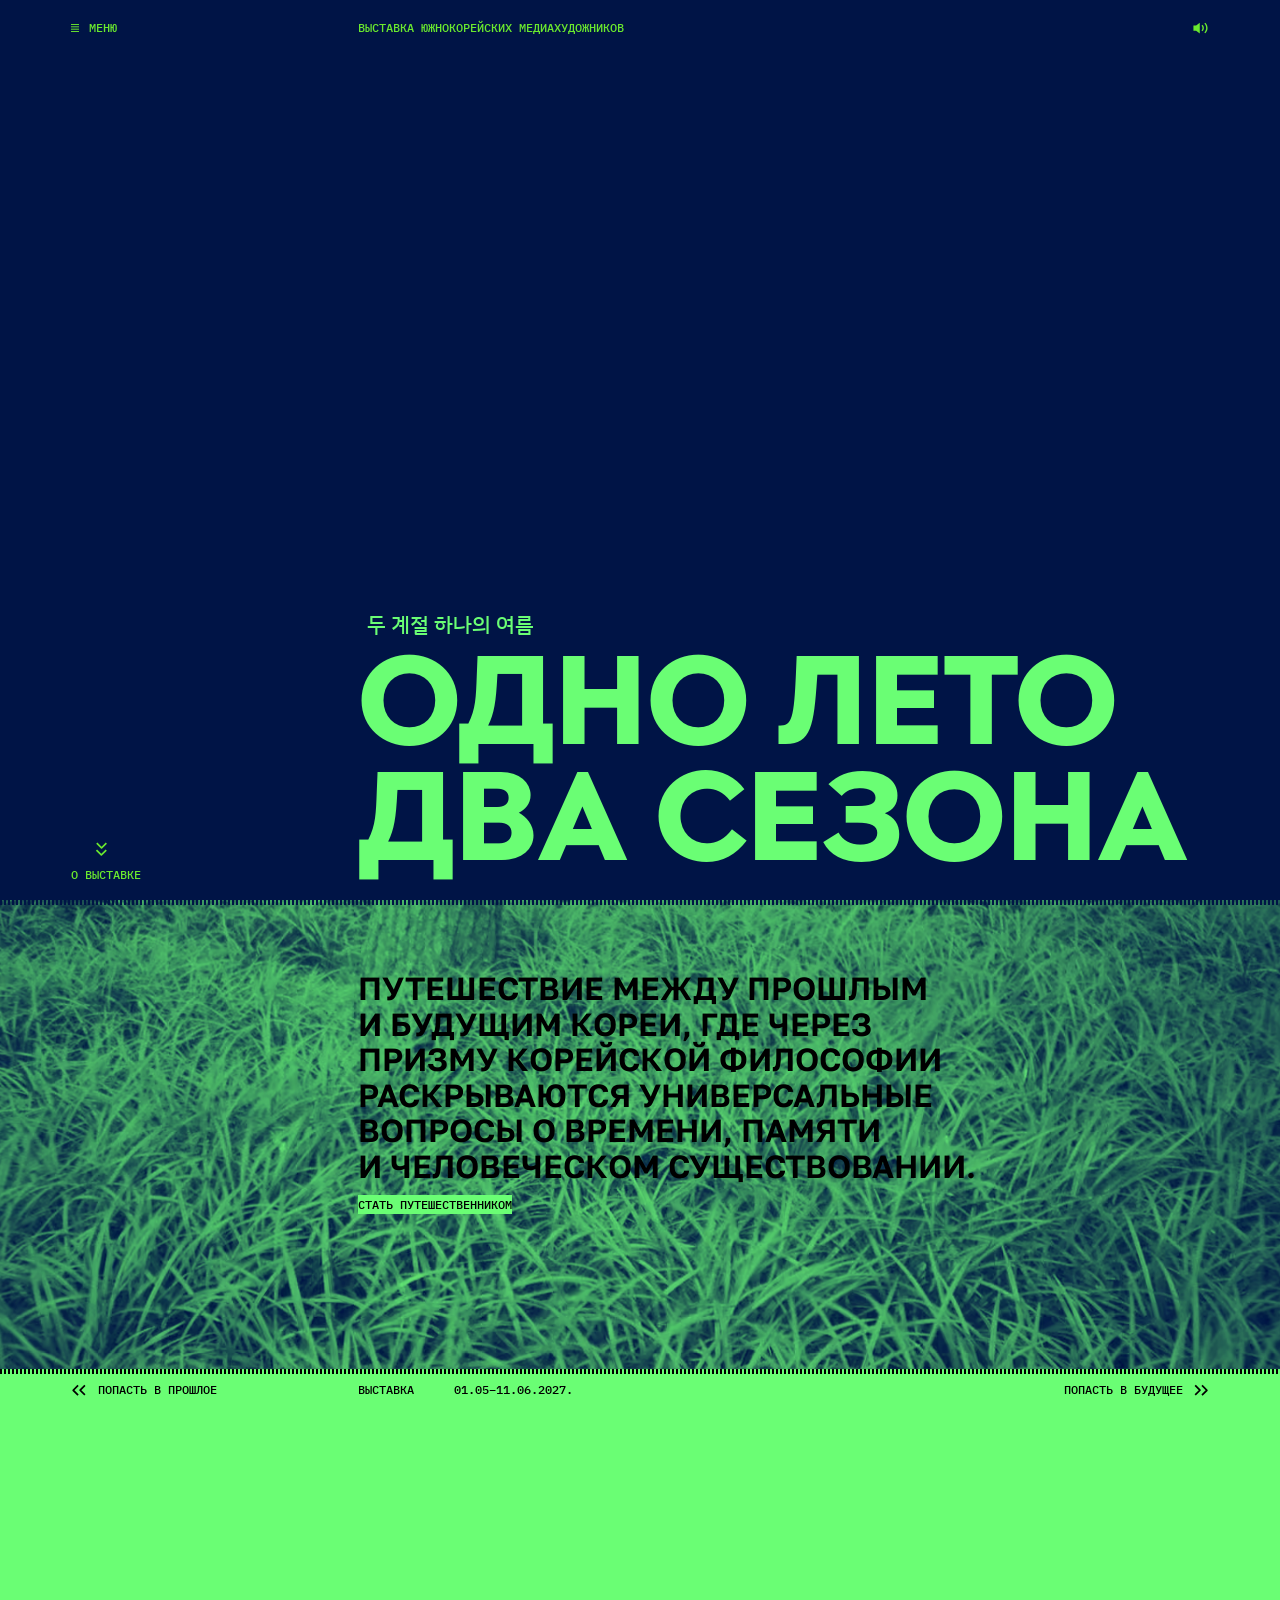
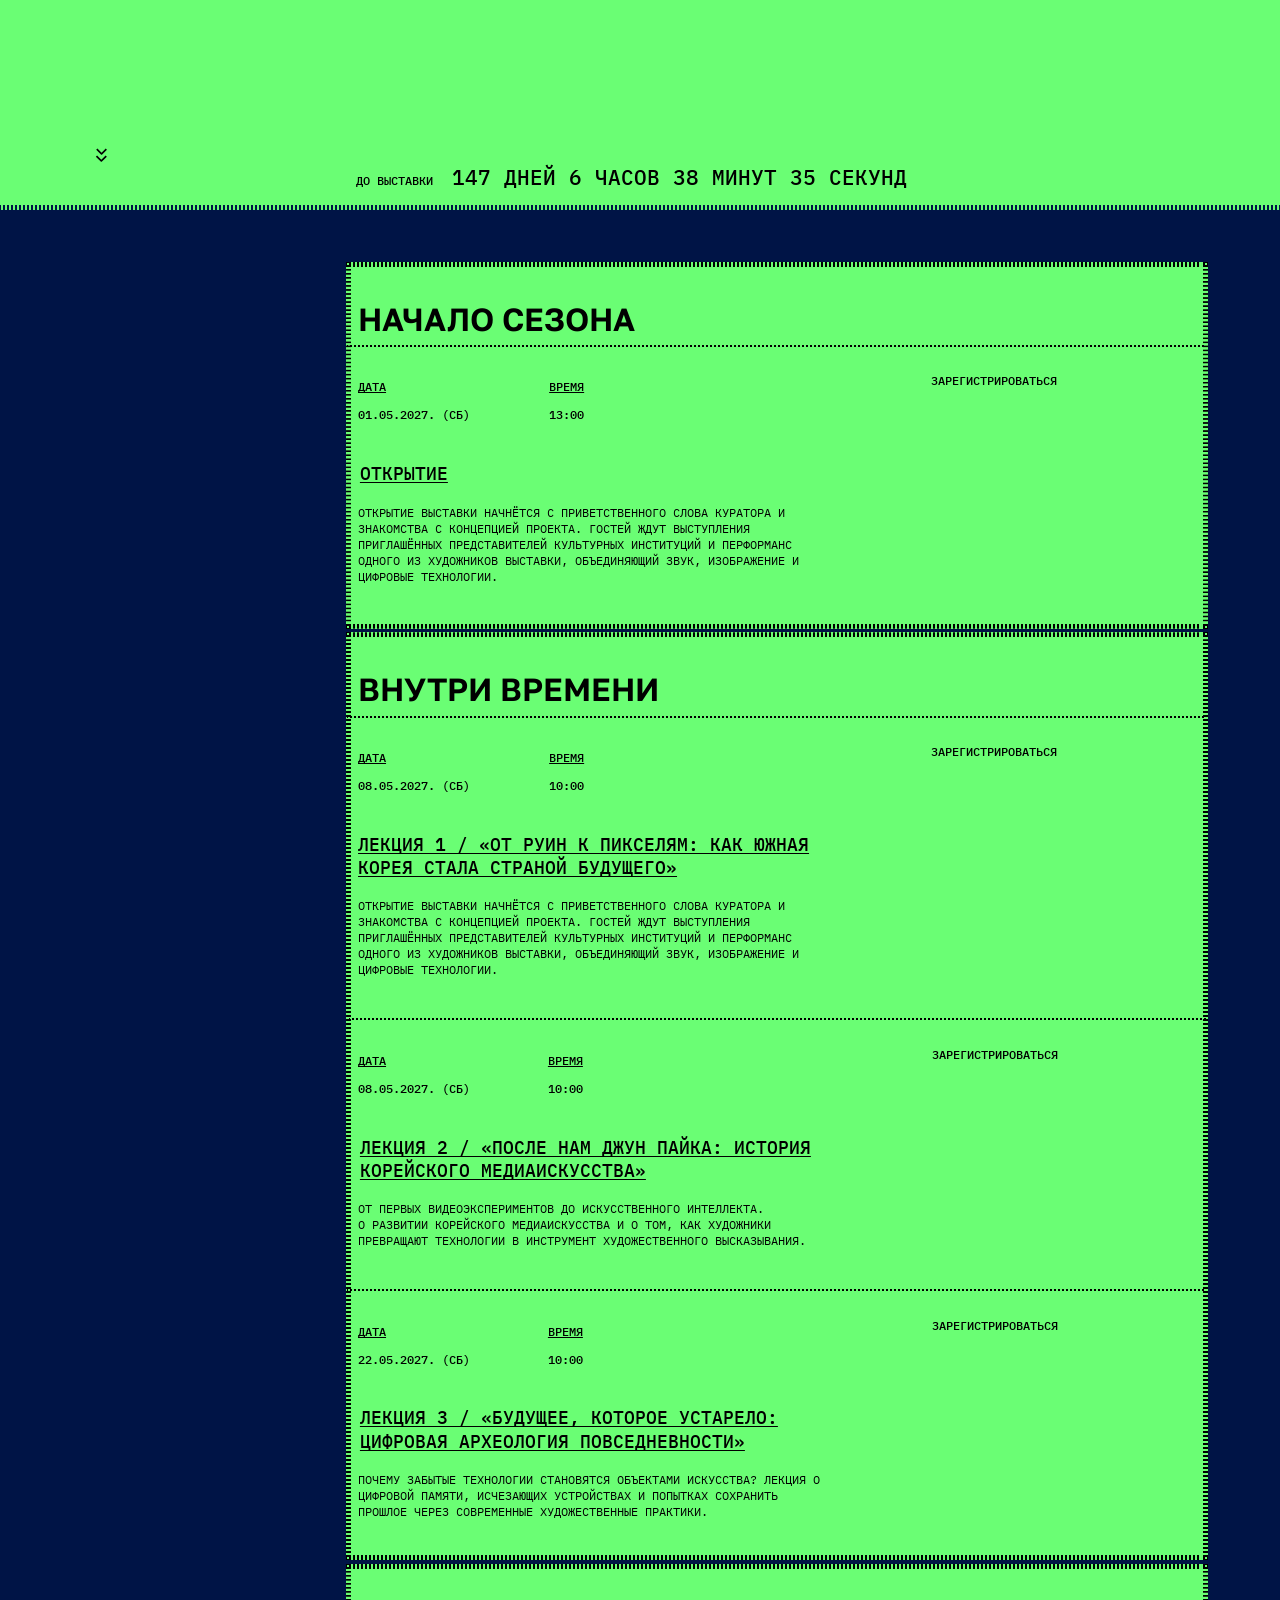
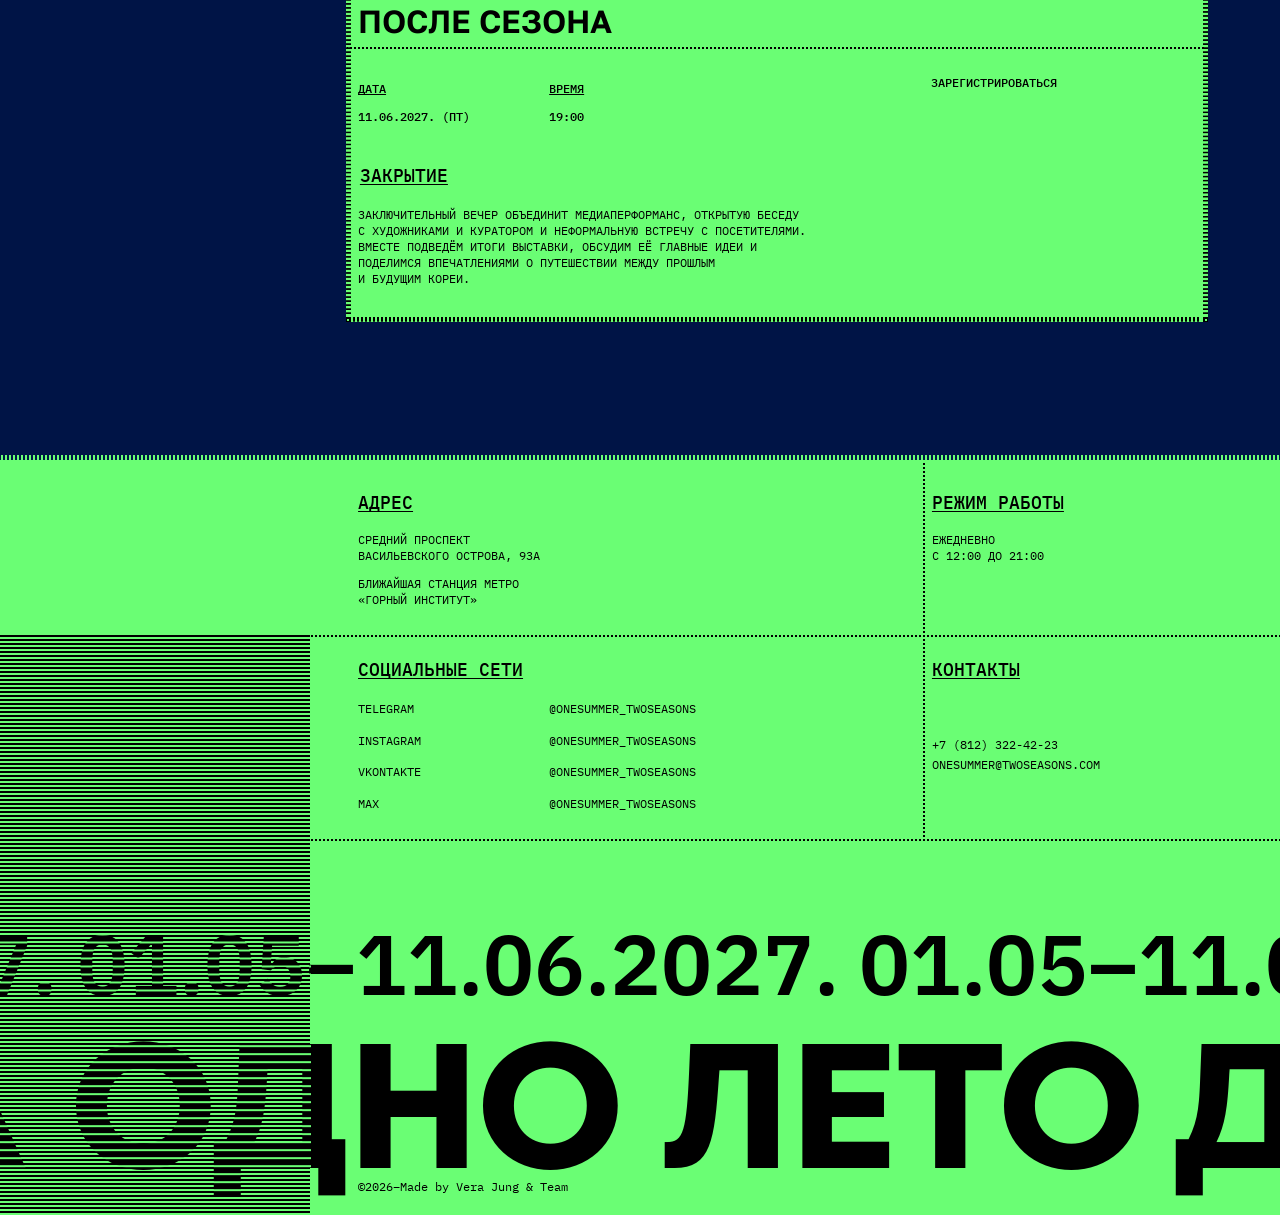
<file: index.html>
<!DOCTYPE html><html lang="ru" data-seam-zone="home"><head><meta charset="utf-8"><meta name="viewport" content="width=device-width, initial-scale=1, viewport-fit=cover"><title>Южная Корея: одно лето, два сезона</title><meta name="description" content="Выставка южнокорейских медиахудожников"><meta name="robots" content="noindex, nofollow"><!-- Превью ссылки (Telegram, WhatsApp, VK): главная после первого свайпа: синий экран с названием и трава с текстом о выставке.
         public/og.jpg снят со сборки: scripts/og-shot.mjs, окно 1200 × 630, ×2, прокрутка 318. --><meta property="og:type" content="website"><meta property="og:site_name" content="Южная Корея: одно лето, два сезона"><meta property="og:title" content="Южная Корея: одно лето, два сезона"><meta property="og:description" content="Выставка южнокорейских медиахудожников"><meta property="og:url" content="https://onesummertwoseasons.com/"><meta property="og:image" content="https://onesummertwoseasons.com/og.jpg"><meta property="og:image:width" content="1200"><meta property="og:image:height" content="630"><meta property="og:image:alt" content="«Одно лето, два сезона» на синем, ниже трава и текст о выставке"><meta property="og:locale" content="ru_RU"><meta name="twitter:card" content="summary_large_image"><meta name="theme-color" content="#001446"><!-- Иконка — цикада с курсора (scripts/favicon.ts): SVG там, где умеют; ICO — Safari и старым; 180 px — iPhone. --><link rel="icon" href="/favicon.ico" sizes="32x32"><link rel="icon" type="image/svg+xml" href="/favicon.svg"><link rel="apple-touch-icon" href="/apple-touch-icon.png"><link rel="preload" href="/_astro/gearz-700.CaReemaM.woff2" as="font" type="font/woff2" crossorigin><link rel="preload" href="/_astro/ibm-plex-mono-500.CHUWY8Q9.woff2" as="font" type="font/woff2" crossorigin><!-- Масштаб страницы на телефоне, окно Chrome на iPad после поворота и режим звука — до первого кадра. --><script>
  (() => {
    const root = document.documentElement;
    const phone = matchMedia('(hover: none) and (pointer: coarse)').matches && Math.min(screen.width, screen.height) < 600;
    const apply = () => {
      if (!phone) return;
      const landscape = matchMedia('(orientation: landscape)').matches;
      const width = landscape ? Math.max(screen.width, screen.height) : Math.min(screen.width, screen.height);
      const zoom = width / root.clientWidth;
      // И уменьшение; но только пока окно по ту же сторону от 768, что при 100 %, — иначе раскладка сменилась бы
      // (телефон ↔ планшет: Safari 50 % на 393 — окно 786; телефон боком при 125 % — 682 вместо 852).
      const same = width < 768 === root.clientWidth < 768;
      const on = same && Math.abs(zoom - 1) > 0.02 && zoom > 0.25 && zoom < 4;
      root.style.setProperty('--iz', on ? String(1 / zoom) : '1');
      root.toggleAttribute('data-zoom', on);
      root.toggleAttribute('data-w-narrow', on && width < 392);
      root.toggleAttribute('data-w-wide', on && width >= 424);
    };
    apply();
    addEventListener('resize', apply);
    document.addEventListener('astro:after-swap', apply);
  })();
</script><script>
  (() => {
    if (!/\bCriOS\//.test(navigator.userAgent)) return;
    const root = document.documentElement;
    const BASE = 'width=device-width, initial-scale=1, viewport-fit=cover';
    let forced = 0; // ширина окна числом; 0 — как в Base.astro
    let forcedH = 0;
    const landscape = () =>
      screen.orientation ? screen.orientation.type.startsWith('landscape') : Math.abs(Number(window.orientation) || 0) === 90;
    const apply = () => {
      const meta = document.querySelector('meta[name="viewport"]');
      if (!meta) return;
      const long = Math.max(screen.width, screen.height);
      const short = Math.min(screen.width, screen.height);
      const want = landscape() ? long : short;
      const stuck = Math.abs(root.clientWidth - (want === long ? short : long)) <= 2 && Math.abs(root.clientHeight - innerHeight) > 120;
      if (forced && Math.abs(forced - want) > 2) forced = 0; // повернули обратно
      if (!forced && stuck) {
        forced = want;
        forcedH = Math.round(innerHeight);
      }
      // height — чтобы окно не вышло «портретным» (без него 1180 × 1499, и правила (orientation: portrait) сработали бы).
      const content = forced ? `width=${forced}, height=${forcedH}, initial-scale=1, viewport-fit=cover` : BASE;
      if (meta.content !== content) meta.content = content;
      if (forced) {
        // Увеличено пальцами — видимая высота меньше; страницу под неё не пересчитываем.
        if (Math.abs((window.visualViewport?.scale ?? 1) - 1) < 0.01) root.style.setProperty('--vp-h', `${Math.round(innerHeight)}px`);
        root.setAttribute('data-vp-fix', '');
      } else {
        root.removeAttribute('data-vp-fix');
        root.style.removeProperty('--vp-h');
      }
    };
    apply();
    addEventListener('resize', apply);
    addEventListener('orientationchange', apply);
    screen.orientation?.addEventListener('change', apply);
    window.visualViewport?.addEventListener('resize', apply);
    document.addEventListener('astro:after-swap', apply);
  })();
</script><script>
  try {
    // До 30.10 выбор помнился насовсем (localStorage) — старое «выкл» больше не действует.
    localStorage.removeItem('sound');
    document.documentElement.dataset.sound = sessionStorage.getItem('sound') === 'off' ? 'off' : 'on';
  } catch {
    document.documentElement.dataset.sound = 'on';
  }
</script><!-- «Назад» внутри страницы — раньше роутера. --><script>
  addEventListener('popstate', (e) => {
    if (window.__samePageTraverse?.(e)) e.stopImmediatePropagation();
  });
</script><meta name="astro-view-transitions-enabled" content="true"><meta name="astro-view-transitions-fallback" content="animate"><script type="module" src="/_astro/ClientRouter.astro_astro_type_script_index_0_lang.CKq7OsbX.js"></script><link rel="stylesheet" href="/_astro/Base.Du0bXrSO.css"><style>.label-layer{pointer-events:none;position:absolute;inset-block-start:0;inset-inline:0}.label-track{flex-direction:column;justify-content:flex-end;display:flex;position:absolute}.label-track>.label-body{pointer-events:auto;flex:none;align-self:flex-start;position:sticky;inset-block-end:var(--label-anchor)}.label-layer .label-body{z-index:40}[data-riding]>.label-body{opacity:0;pointer-events:none}[data-riding]>.label-body:focus-visible{opacity:1}@supports (animation-timeline:scroll()){.label-track[data-flip]{--flip-to:calc(var(--track-end) - var(--screen) + var(--label-anchor));--flip-from:calc(var(--flip-to) - .15 * var(--screen))}.label-track[data-flip]>.label-body,.label-track[data-flip] .arrows{animation-timing-function:linear;animation-fill-mode:both;animation-timeline:--page;animation-range:var(--flip-from) var(--flip-to)}.label-track[data-flip] .arrows{animation-name:arrows-up}@media (prefers-reduced-motion:reduce){.label-track[data-flip] .arrows{animation-timing-function:steps(2,jump-none)}}.label-track[data-pin]>.label-body{animation-name:label-pin,label-push,label-release;animation-range:var(--pin-near) var(--pin-release), var(--pin-far) var(--pin-near), var(--pin-release) calc(var(--pin-release) + var(--pin-fade));transform:translateY(calc(var(--pin-push) * var(--menu-open)));transition:--menu-open var(--dur-slow) var(--ease-out) calc(2 * var(--stagger) + var(--dur-slow))}:root:has(.menu[data-open]) .label-track[data-pin]>.label-body{--menu-open:1;transition-delay:0s}.label-track[data-pin]{--band-grow:calc(var(--hs-h,0px) - var(--hg-h,0px) - 20 * var(--u))}}:root:has(.label-band) .hb-zone:not(.label-band){visibility:hidden}.label-track[data-to=about]>.label-body{transform:translateY(calc(var(--push-by,0px) * var(--menu-open)));transition:--menu-open var(--dur-slow) var(--ease-out) calc(2 * var(--stagger) + var(--dur-slow))}:root:has(.menu[data-open]) .label-track[data-to=about][data-push]>.label-body{--menu-open:1;transition-delay:0s}@supports (animation-timeline:view()){.label-track[data-to=about]>.label-body{animation-name:label-under-header;animation-timing-function:linear;animation-fill-mode:both;animation-timeline:view(block calc(56 * var(--u)) 0px);animation-range:exit}}@media (width<48rem){@supports (animation-timeline:view()){.section-label>.label-body{animation-name:label-under-header;animation-timing-function:linear;animation-fill-mode:both;animation-timeline:view(block var(--header-h,0px) 0px);animation-range:exit}}}@keyframes label-under-header{to{opacity:0}}@property --pin-push{syntax:"<length>";inherits:false;initial-value:0}@property --menu-open{syntax:"<number>";inherits:false;initial-value:0}@keyframes label-pin{to{translate:0 calc(var(--pin-release) - var(--pin-near))}}@keyframes label-release{to{opacity:0;visibility:hidden}}@keyframes label-push{to{--pin-push:var(--pin-by)}}.hero[data-astro-cid-i3irphx7]{padding-block-start:calc(var(--spacing-edge) + 4rem)}@media (width<48rem){h1[data-astro-cid-i3irphx7]{font-size:min(var(--text-hero), (100vw - 2 * var(--spacing-margin)) / 6.65)}}.about[data-astro-cid-j4y4sje3]{min-block-size:var(--seam-photo,calc(528.02 * max(var(--u), 1024px / 1440 * var(--iz,1))))}.about-photo[data-astro-cid-j4y4sje3]{inset-block:0;inset-inline:calc(-162.18 * max(var(--u), 1024px / 1440 * var(--iz,1))) calc(-47.87 * max(var(--u), 1024px / 1440 * var(--iz,1)));background-position:50%;background-size:cover}@media (width<48rem){.about-text[data-astro-cid-j4y4sje3]{font-size:var(--text-prose);line-height:var(--text-lead--line-height)}.about-frame[data-astro-cid-j4y4sje3]{padding-block-start:calc(2 * var(--spacing-edge) + max(0px, var(--header-h,0px) - max(calc(20 * var(--u)), env(safe-area-inset-top)) - var(--text-meta) * var(--text-meta--line-height)))}}@media (48rem<=width<64rem) and (height>=37.5rem){.about-text[data-astro-cid-j4y4sje3]{font-size:calc(((100vw - 2 * var(--spacing-margin) - 7 * var(--spacing-gutter)) * 6 / 8 + 5 * var(--spacing-gutter)) * 36 / 743)}}.about-photo[data-astro-cid-j4y4sje3] .about-img{object-position:50% 50%}.crossroads[data-astro-cid-ajnajzuz]{padding-block:calc(11.66 * var(--u)) calc(23.56 * var(--u))}@media (width<48rem){.crossroads[data-astro-cid-ajnajzuz]{overflow-x:clip}}@media (width>=64rem){.crossroads[data-astro-cid-ajnajzuz]{min-block-size:max(calc(291.61 * var(--u)), calc(var(--screen) + 2 * var(--line-bold) - 528.05 * var(--u)))}}@media (width<48rem){.crossroads[data-astro-cid-ajnajzuz]>.frame[data-astro-cid-ajnajzuz]:last-of-type{position:sticky;inset-block-end:calc(23.56 * var(--u))}.crossroads[data-astro-cid-ajnajzuz][data-tall]>.frame[data-astro-cid-ajnajzuz]:last-of-type{position:static}.crossroads[data-astro-cid-ajnajzuz]>.frame[data-astro-cid-ajnajzuz]:has(>[data-seam-link]){flex-wrap:wrap;display:flex}.crossroads[data-astro-cid-ajnajzuz]>.frame[data-astro-cid-ajnajzuz]:has(>[data-seam-link])>[data-astro-cid-ajnajzuz][data-seam-link=future]{margin-inline-start:auto}.crossroads[data-astro-cid-ajnajzuz]>.frame[data-astro-cid-ajnajzuz]:has(>[data-seam-link])>.pair[data-astro-cid-ajnajzuz]{flex-basis:100%}}@media (width<64rem){.crossroads[data-astro-cid-ajnajzuz]{padding-block-start:calc(var(--line-bold) + 6.66 * var(--u))}}@media (hover:hover) and (pointer:fine){.crossroads[data-astro-cid-ajnajzuz]>.frame[data-astro-cid-ajnajzuz]:last-of-type{position:static}}.pair[data-astro-cid-ajnajzuz]{display:flex}.pair[data-astro-cid-ajnajzuz]>[data-astro-cid-ajnajzuz]:first-child{min-inline-size:calc((100% + var(--spacing-gutter)) / var(--n));flex:none;padding-inline-end:var(--spacing-gutter)}.pair[data-astro-cid-ajnajzuz].trim>[data-astro-cid-ajnajzuz]{text-box:trim-both cap alphabetic}.timer[data-astro-cid-ajnajzuz]{align-items:last baseline}@media (width>=64rem){.timer[data-astro-cid-ajnajzuz]{margin-inline-start:calc(-2.1 * var(--u))}}@media (width<48rem){.pair[data-astro-cid-ajnajzuz]{flex-direction:column}.pair[data-astro-cid-ajnajzuz].trim{row-gap:calc(1lh - 1cap)}.timer[data-astro-cid-ajnajzuz]{align-items:flex-start}.timer[data-astro-cid-ajnajzuz]>[data-astro-cid-ajnajzuz][data-countdown-value]{line-height:var(--text-meta--line-height);text-wrap:wrap;max-inline-size:20ch}}.hb-zone[data-astro-cid-43oiupev]{display:none}@media (width<64rem){html[data-menu-ghost] .hb-zone[data-astro-cid-43oiupev]{z-index:1;clip-path:inset(0);pointer-events:none;--hb-fill:var(--color-summer);display:block;position:absolute;inset:0}html[data-menu-ghost] .hb-zone[data-astro-cid-43oiupev][data-card]{z-index:2;inset:auto}html[data-menu-ghost] .hb-zone[data-astro-cid-43oiupev][data-fill=night]{--hb-fill:var(--color-night)}i[data-astro-cid-43oiupev]{inline-size:100%;transition:transform var(--dur-slow) var(--ease-in-out) calc(2 * var(--stagger) + var(--dur-base));display:block;position:fixed;top:0;left:0}html:has([data-menu][data-open]) i[data-astro-cid-43oiupev]{transition-timing-function:var(--ease-out);transition-delay:0s}.hb-ghost[data-astro-cid-43oiupev]{block-size:var(--hs-h);background:var(--color-night);transform:translateY(calc(var(--hg-h) + 20 * var(--u) - var(--hs-h)))}html:has([data-menu][data-open]) .hb-ghost[data-astro-cid-43oiupev]{transform:none}}@media (prefers-reduced-motion:reduce){i[data-astro-cid-43oiupev]{transition-duration:0s!important}}.program[data-astro-cid-hmhhcpao]{padding-block:calc(58.37 * var(--u)) calc(101.29 * var(--u))}@media (width<48rem){.program[data-astro-cid-hmhhcpao]{padding-block:max(calc(58.37 * var(--u)), calc(var(--header-h,0px) + var(--spacing-edge))) var(--spacing-edge)}.program[data-astro-cid-hmhhcpao] .section-label{--label-gap:calc(var(--spacing-edge-lg) + 101.29 * var(--u) - var(--spacing-edge));min-block-size:calc(var(--screen) - var(--visit-h,var(--screen)) - var(--label-gap) - var(--spacing-edge) + 1px);flex-direction:column;justify-content:flex-end;margin-block-start:var(--label-gap);display:flex}}.card[data-astro-cid-hmhhcpao]{--cols:4;--bleed:calc(var(--line-bold) + max(7px, 7.27 * var(--u)));grid-template-columns:repeat(var(--cols), minmax(0, 1fr));column-gap:var(--spacing-gutter);margin-inline:calc(-1 * var(--bleed));padding-inline:var(--bleed);padding-block-start:calc(45.16 * var(--u))}@media (width<48rem){.card[data-astro-cid-hmhhcpao]{--u:calc(var(--text-title) / 20);--shift:calc(1.5 * var(--spacing-gutter));padding-inline-start:calc(var(--bleed) + var(--shift));container-type:inline-size}}@container (width<14.1em){.event[data-astro-cid-hmhhcpao]>dl[data-astro-cid-hmhhcpao]>div[data-astro-cid-hmhhcpao]:last-child{grid-column:1/-1;margin-block-start:2em}}@media (width>=48rem){.card[data-astro-cid-hmhhcpao]{--cols:6;margin-inline-end:0;padding-inline-end:0}}@media (width>=64rem){.card[data-astro-cid-hmhhcpao]{--cols:9}}.card-rule[data-astro-cid-hmhhcpao]{margin-inline:calc(-1 * var(--bleed));margin-block-start:calc(8.53 * var(--u))}@media (width<48rem){.card-rule[data-astro-cid-hmhhcpao]{margin-inline-start:calc(-1 * (var(--bleed) + var(--shift)))}}@media (width>=48rem){.card-rule[data-astro-cid-hmhhcpao]{margin-inline-end:0}}.event[data-astro-cid-hmhhcpao]{padding-block:calc(36.3 * var(--u)) calc(45.1 * var(--u))}.card-rule[data-astro-cid-hmhhcpao]{background-image:repeating-linear-gradient(to right, var(--dash-color,currentColor) 0 calc(var(--dash) / 2), transparent 0 calc(1.5 * var(--dash)), var(--dash-color,currentColor) 0 calc(2 * var(--dash)))}.card-rule[data-astro-cid-hmhhcpao]:before{content:none}.event[data-astro-cid-hmhhcpao]+.card-rule[data-astro-cid-hmhhcpao]{margin-block-start:0}@media (width>=64rem){.card[data-astro-cid-hmhhcpao]:first-child>.event[data-astro-cid-hmhhcpao]:last-child{padding-block-end:calc(49.5 * var(--u))}.card[data-astro-cid-hmhhcpao]:nth-child(3)>.event[data-astro-cid-hmhhcpao]:last-child{padding-block-end:calc(39.4 * var(--u))}.card-rule[data-astro-cid-hmhhcpao]{margin-inline:calc(1px - var(--bleed)) 2px}.card[data-astro-cid-hmhhcpao]{margin-inline-end:calc(1 * var(--u))}.card[data-astro-cid-hmhhcpao]:first-child .event-title[data-astro-cid-hmhhcpao],.card[data-astro-cid-hmhhcpao]:nth-child(3) .event-title[data-astro-cid-hmhhcpao],.card[data-astro-cid-hmhhcpao]:nth-child(2)>[data-astro-cid-hmhhcpao]:is(:nth-child(5),:nth-child(7)) .event-title[data-astro-cid-hmhhcpao]{margin-inline-start:calc(2.1 * var(--u))}.card[data-astro-cid-hmhhcpao]:nth-child(2)>[data-astro-cid-hmhhcpao]:is(:nth-child(5),:nth-child(7))>dl[data-astro-cid-hmhhcpao]>div[data-astro-cid-hmhhcpao]:last-child{margin-inline-start:calc(-1.4 * var(--u))}.card[data-astro-cid-hmhhcpao]:nth-child(2)>[data-astro-cid-hmhhcpao]:is(:nth-child(5),:nth-child(7)) .register[data-astro-cid-hmhhcpao]{margin-inline-start:calc(.7 * var(--u))}.card[data-astro-cid-hmhhcpao]:nth-child(2)>.card-rule[data-astro-cid-hmhhcpao]:nth-child(4){margin-inline-start:calc(2.8 * var(--u) - var(--bleed))}}.event-title[data-astro-cid-hmhhcpao]{text-wrap:pretty;margin-block-start:calc(43.68 * var(--u))}@media (width<48rem){.event-title[data-astro-cid-hmhhcpao]{font-size:var(--text-event)}}.event-text[data-astro-cid-hmhhcpao]{margin-block-start:calc(21.95 * var(--u))}.register[data-astro-cid-hmhhcpao]{grid-column:1/-1;margin-block-start:var(--spacing-row)}@media (width<48rem){.register[data-astro-cid-hmhhcpao]{margin-inline-start:var(--perf-inline,.8em)}}@media (width>=48rem){.register[data-astro-cid-hmhhcpao]{grid-area:1/5/auto/-1;align-self:start;margin-block-start:-.49em}}@media (width>=64rem){.register[data-astro-cid-hmhhcpao]{grid-column:7/-1}}.visit-lower[data-astro-cid-2y744j24]{padding-block-end:calc(22.9 * var(--u))}.visit-copy[data-astro-cid-2y744j24]{z-index:1;position:absolute;inset-block-end:calc(23.32 * var(--u));inset-inline:0}@media (width<64rem){.visit-lower[data-astro-cid-2y744j24]{padding-block-end:calc(23.32 * var(--u) + env(safe-area-inset-bottom,0px))}.visit-name[data-astro-cid-2y744j24]{padding-block-end:calc(11.9 * var(--u))}.visit-copy[data-astro-cid-2y744j24]{padding-block-start:var(--spacing-edge);position:relative;inset-block-end:auto}}.visit[data-astro-cid-2y744j24]{--perf-x:100cqi;--rule-x:calc(var(--shredder) + 1 * var(--u));container-type:inline-size}@media (width<48rem){.visit[data-astro-cid-2y744j24]{--shredder:100cqi;--rule-x:0px}.visit-shredder[data-astro-cid-2y744j24]{display:none}.visit-lower[data-astro-cid-2y744j24]{grid-template-rows:auto auto auto;grid-template-columns:minmax(0,1fr);display:grid}.visit-shredder-cut[data-astro-cid-2y744j24]{grid-row:2/3;position:absolute;inset:0 auto 0 0}.visit-rule-2[data-astro-cid-2y744j24]{visibility:hidden}.visit[data-astro-cid-2y744j24] h2[data-astro-cid-2y744j24]{font-size:var(--text-event)}}@media (width>=48rem){.visit[data-astro-cid-2y744j24]{--perf-cols:8;--perf-col:5;--perf-grid:calc(max(0px, (100cqi - var(--frame)) / 2) + var(--spacing-margin) + var(--perf-col) * (min(100cqi, var(--frame)) - 2 * var(--spacing-margin) + var(--spacing-gutter)) / var(--perf-cols) - 11.36 * var(--u));--perf-x:calc(var(--rule-x) + round(var(--perf-grid) - var(--rule-x), calc(2 * var(--dash))))}}@media (width>=64rem){.visit[data-astro-cid-2y744j24]{--perf-cols:12;--perf-col:9}}.visit-vline[data-astro-cid-2y744j24]{inset-block:0;left:var(--perf-x)}.visit-vline-top[data-astro-cid-2y744j24]{inset-block:calc(var(--line-bold) + var(--dash)) var(--dash)}.visit-vline[data-astro-cid-2y744j24]:before{background:repeating-linear-gradient(to bottom, var(--dash-ink) 0 var(--dash), transparent 0 calc(2 * var(--dash)));clip-path:none;inset:0}.visit-vline-top[data-astro-cid-2y744j24]:before{background:repeating-linear-gradient(to top, var(--dash-ink) 0 var(--dash), transparent 0 calc(2 * var(--dash)))}.visit-rule[data-astro-cid-2y744j24]:before{background:repeating-linear-gradient(to right, var(--dash-ink) 0 var(--dash), transparent 0 calc(2 * var(--dash)));clip-path:none;inset-inline:0}.visit-top[data-astro-cid-2y744j24]{padding-block-start:calc(40.79 * var(--u))}.visit-text[data-astro-cid-2y744j24]{margin-block-start:calc(19.6 * var(--u))}@media (width<85rem){.visit-metro[data-astro-cid-2y744j24]{margin-block-start:1em}}.visit-rule[data-astro-cid-2y744j24]{margin-inline-start:var(--rule-x)}.visit-upper[data-astro-cid-2y744j24]{padding-block-end:calc(30.79 * var(--u))}.visit-bottom[data-astro-cid-2y744j24]{padding-block-start:calc(23.38 * var(--u))}.socials[data-astro-cid-2y744j24]{row-gap:calc(1.66667em - 1cap);margin-block-start:calc(20.69 * var(--u))}@media (pointer:coarse){.socials[data-astro-cid-2y744j24]{row-gap:calc(44px - 1cap)}}.socials[data-astro-cid-2y744j24]{--cols:3;--name:1;container-type:inline-size}@media (width<48rem){.socials[data-astro-cid-2y744j24]{--cols:4}}@media (width>=64rem){.socials[data-astro-cid-2y744j24]{--cols:6;--name:2}}.social-link[data-astro-cid-2y744j24]{grid-template-columns:calc(var(--name) * (100cqi + var(--spacing-gutter)) / var(--cols)) auto;inline-size:max-content;display:grid}.contacts[data-astro-cid-2y744j24]{margin-block-start:calc(61.04 * var(--u))}.visit-rule-2[data-astro-cid-2y744j24]{margin-block-start:calc(26.6 * var(--u) + var(--rule-snap,0px))}@media (width<48rem){.contacts[data-astro-cid-2y744j24]{margin-block-start:calc(20.69 * var(--u))}.visit-upper[data-astro-cid-2y744j24],.visit-top[data-astro-cid-2y744j24],.visit-rule[data-astro-cid-2y744j24],.visit-bottom[data-astro-cid-2y744j24]{--u:calc(var(--text-title) / 20)}.visit-address[data-astro-cid-2y744j24]{white-space:normal;grid-column:1/3}.visit-metro[data-astro-cid-2y744j24]{grid-area:2/3/auto/-1;margin-block-start:calc(19.6 * var(--u))}.visit-hours[data-astro-cid-2y744j24]{column-gap:var(--spacing-gutter);flex-wrap:wrap;row-gap:calc(1lh - 1cap);display:flex}.visit-hours[data-astro-cid-2y744j24]>span[data-astro-cid-2y744j24]:first-of-type{inline-size:calc(50% - var(--spacing-gutter) / 2);flex:none}.visit-hours[data-astro-cid-2y744j24] br[data-astro-cid-2y744j24]{display:none}.visit-hours[data-astro-cid-2y744j24]>span[data-astro-cid-2y744j24]{text-box:trim-both cap alphabetic}.socials[data-astro-cid-2y744j24]{--name:2;row-gap:calc(1.66667em - 1cap)}.social-link[data-astro-cid-2y744j24]{flex-wrap:wrap;row-gap:calc(1lh - 1cap);max-inline-size:100cqi;display:flex}.social-link[data-astro-cid-2y744j24]>[data-astro-cid-2y744j24]:first-child{inline-size:calc(var(--name) * (100cqi + var(--spacing-gutter)) / var(--cols));flex:none}.visit-metro[data-astro-cid-2y744j24],.contacts[data-astro-cid-2y744j24]{overflow-wrap:anywhere}.visit-top[data-astro-cid-2y744j24]{container-type:inline-size}}@container (width<16.5em){.visit-metro[data-astro-cid-2y744j24]{grid-area:3/1/auto/-1}}@media (26.5rem<=width<48rem){.visit-address[data-astro-cid-2y744j24]{white-space:nowrap}}@media (width<48rem){:root[data-w-wide] .visit-address[data-astro-cid-2y744j24]{white-space:nowrap}:root[data-zoom] [data-astro-cid-2y744j24]:is(.visit-address,.visit-metro){text-wrap:wrap}}.visit-name[data-astro-cid-2y744j24]{margin-block-start:calc(2 * var(--spacing-edge-lg))}@media (width>=64rem){.visit-name[data-astro-cid-2y744j24]{margin-block-start:calc(74.4 * var(--u))}}@media (width<48rem){.visit-name[data-astro-cid-2y744j24]{margin-block-start:calc(2 * var(--spacing-edge-lg) - 26.6 * var(--text-title) / 20 - var(--line-thin))}}.visit-date[data-astro-cid-2y744j24]{margin-inline-start:calc(6.79 * var(--u))}.visit-title[data-astro-cid-2y744j24]{margin-block-start:calc(33.9 * var(--u))}.tape-gap[data-astro-cid-2y744j24],.tape-copy[data-astro-cid-2y744j24],.ticker-cut[data-astro-cid-2y744j24]{display:none}@media (scripting:enabled) and (prefers-reduced-motion:no-preference){.visit-name[data-astro-cid-2y744j24]{position:relative}.tape[data-astro-cid-2y744j24]{--bleed:.3em;white-space:nowrap;padding-block:var(--bleed);margin-block:calc(-1 * var(--bleed));will-change:transform;display:inline-block;position:relative}.tape-gap[data-astro-cid-2y744j24]{display:inline}.tape-copy[data-astro-cid-2y744j24]{padding-block:var(--bleed);user-select:none;display:block;position:absolute;inset-block-start:0;inset-inline-start:calc(var(--k) * 100%)}.ticker-whole[data-astro-cid-2y744j24]{clip-path:inset(-50% 0 -50% var(--shredder))}.ticker-cut[data-astro-cid-2y744j24]{clip-path:inset(-50% calc(100% - var(--shredder)) -50% 0);user-select:none;display:block;position:absolute;inset:0}.ticker-cut[data-astro-cid-2y744j24] [data-astro-cid-2y744j24]:is(.tape,.tape-copy){color:#0000;background-image:linear-gradient(to bottom, var(--color-ink) 0 var(--dash), var(--color-summer) 0 calc(2 * var(--dash)), var(--color-ink) 0);background-size:100% calc(4 * var(--dash));background-position:0 var(--cut-phase,0px);-webkit-background-clip:text;background-clip:text}}.seam-screen[data-astro-cid-lcdefpme]{display:contents}@media (width<64rem){.seam-screen[data-astro-cid-lcdefpme]{min-block-size:var(--screen);flex-direction:column;display:flex}.seam-screen[data-astro-cid-lcdefpme]>.crossroads{flex-grow:1}}@media (hover:hover) and (pointer:fine) and (width<64rem){.seam-screen[data-astro-cid-lcdefpme]{min-block-size:calc(var(--screen) + 2 * var(--line-bold));flex-direction:column;display:flex}.seam-screen[data-astro-cid-lcdefpme]>.crossroads{flex-grow:1}}
.arrows[data-astro-cid-kiwqmdzd][data-dir=right]{--run:1}.arrows[data-astro-cid-kiwqmdzd][data-dir=left]{--run:-1}.arrows[data-astro-cid-kiwqmdzd][data-dir=down]{--fall:1;transform-origin:50.2% 53.7%}@media (prefers-reduced-motion:no-preference){.chevron[data-astro-cid-kiwqmdzd]{transition:transform var(--dur-base) var(--ease-out)}.arrows[data-astro-cid-kiwqmdzd][data-on] .chevron[data-astro-cid-kiwqmdzd]{transform:translate(calc(var(--run,0) * (.2em + var(--i) * .35em)), calc(var(--fall,0) * (.2em + var(--i) * .35em)));transition:transform var(--dur-slow) var(--ease-out) calc((1 - var(--i)) * var(--stagger))}}
</style></head><body><!-- Загрузка «лето прогружается ...» (шаг 12) — первой в <body>, чтобы метка встала до первого кадра. --><div class="loader" aria-hidden="true" data-astro-cid-tfd3xvz2><div class="loader-strip" data-astro-cid-tfd3xvz2><div class="frame grid h-full grid-cols-4 items-center gap-x-gutter md:grid-cols-8 lg:grid-cols-12" data-astro-cid-tfd3xvz2><p class="col-span-full whitespace-nowrap lg:col-start-4" data-astro-cid-tfd3xvz2>лето прогружается&nbsp;<span class="loader-dots" data-astro-cid-tfd3xvz2><span data-astro-cid-tfd3xvz2>.</span><span data-astro-cid-tfd3xvz2>.</span><span data-astro-cid-tfd3xvz2>.</span></span></p></div></div></div><script>
  (() => {
    const root = document.documentElement;
    // Документ уже разобран — скрипт запустил ClientRouter при переходе внутри сайта (первой была страница без
    // загрузки: 404, /proposals, /styleguide). Загрузка только на входе.
    if (document.readyState !== 'loading') return;
    if (document.prerendering || location.hash.startsWith('#seam=')) return;
    if (performance.getEntriesByType('navigation')[0]?.type === 'back_forward') return;
    try {
      if (sessionStorage.getItem('summer-loaded')) return;
      sessionStorage.setItem('summer-loaded', '1');
    } catch {}
    root.dataset.loading = '';

    const MIN = 1000; // один круг точек
    const MAX = 3000;
    const start = performance.now();

    // Страница под загрузкой стоит.
    const KEYS = new Set([' ', 'PageDown', 'PageUp', 'Home', 'End', 'ArrowDown', 'ArrowUp', 'ArrowLeft', 'ArrowRight']);
    const hold = (e) => {
      if (e.type === 'keydown' && !KEYS.has(e.key)) return;
      e.preventDefault();
      e.stopImmediatePropagation();
    };
    const EVENTS = ['wheel', 'touchmove', 'keydown'];
    const opts = { capture: true, passive: false };
    for (const type of EVENTS) addEventListener(type, hold, opts);

    // Шрифты и картинки первого экрана. Замер раскладки до document.fonts.ready — чтобы шрифты уже были запрошены.
    const ready = new Promise((r) => document.addEventListener('DOMContentLoaded', r, { once: true })).then(() => {
      const first = [...document.images].filter((img) => {
        const b = img.getBoundingClientRect();
        return !img.complete && b.width > 0 && b.bottom > 0 && b.top < innerHeight;
      });
      return Promise.all([document.fonts.ready, ...first.map((img) => img.decode().catch(() => {}))]);
    });

    Promise.race([ready, new Promise((r) => setTimeout(r, MAX))])
      .then(() => new Promise((r) => setTimeout(r, MIN - (performance.now() - start))))
      .then(() => {
        const loader = document.querySelector('.loader');
        let finished = false;
        const done = () => {
          if (finished) return;
          finished = true;
          delete root.dataset.loading;
          delete root.dataset.loadingOut;
          for (const type of EVENTS) removeEventListener(type, hold, opts);
        };
        // Уехала — слой убираем.
        loader.addEventListener('transitionend', (e) => e.target === loader && done());
        setTimeout(done, 2000);
        root.dataset.loadingOut = '';
      });
  })();
</script><!-- Прокрутка страницы: на таче прокручивается этот блок, а не окно; на мыши его как бы нет (src/styles/scroll.css). --><div class="page-scroll"><header class="site-header pointer-events-none fixed inset-x-0 top-0 z-50 text-summer mix-blend-difference" data-astro-cid-nen7h5rs><div class="frame grid grid-cols-4 items-baseline gap-x-gutter md:grid-cols-8 lg:grid-cols-12" data-astro-cid-nen7h5rs><nav class="menu relative row-start-1 flex flex-col items-start text-menu pointer-events-auto" aria-label="Разделы" data-menu style="--n: 3" data-astro-cid-nen7h5rs><button class="menu-button relative flex items-baseline" type="button" aria-expanded="false" aria-controls="site-menu" data-astro-cid-nen7h5rs><!-- ri:align-justify 8×8 из макета; открыто — тот же значок, повёрнутый на 90° --><svg class="menu-icon" viewBox="0 0 8 8" aria-hidden="true" fill="currentColor" data-astro-cid-nen7h5rs><rect y="0" width="8" height="0.941" data-astro-cid-nen7h5rs></rect><rect y="2.353" width="8" height="0.941" data-astro-cid-nen7h5rs></rect><rect y="4.706" width="8" height="0.941" data-astro-cid-nen7h5rs></rect><rect y="7.059" width="8" height="0.941" data-astro-cid-nen7h5rs></rect></svg><span data-astro-cid-nen7h5rs>меню</span></button><ul class="menu-list absolute top-full left-0 w-max" id="site-menu" data-astro-cid-nen7h5rs><li style="--i: 0" data-astro-cid-nen7h5rs><a class="menu-link block no-underline" href="/#about" data-astro-cid-nen7h5rs><span class="menu-mask block" data-astro-cid-nen7h5rs><span class="menu-word block" data-astro-cid-nen7h5rs>о выставке</span></span></a></li><li style="--i: 1" data-astro-cid-nen7h5rs><a class="menu-link block no-underline" href="/#program" data-astro-cid-nen7h5rs><span class="menu-mask block" data-astro-cid-nen7h5rs><span class="menu-word block" data-astro-cid-nen7h5rs>программа</span></span></a></li><li style="--i: 2" data-astro-cid-nen7h5rs><a class="menu-link block no-underline" href="/#visit" data-astro-cid-nen7h5rs><span class="menu-mask block" data-astro-cid-nen7h5rs><span class="menu-word block" data-astro-cid-nen7h5rs>координаты лета</span></span></a></li></ul></nav><a class="header-home col-[2/-1] row-start-1 block justify-self-start no-underline md:col-[3/-1] lg:col-[4/-1] pointer-events-auto" href="/" data-astro-cid-nen7h5rs>Выставка южнокорейских медиахудожников</a><!-- Звук (Вера 30.10) — у правого поля; на страницах без шапки — SoundCorner.astro. --><div class="sound text-menu pointer-events-auto" data-sound-toggle data-astro-cid-bqc7nllt><button class="sound-button relative block" type="button" aria-label="Звук" aria-pressed="true" data-astro-cid-bqc7nllt><span class="sound-window" aria-hidden="true" data-astro-cid-bqc7nllt><span class="sound-strip" data-astro-cid-bqc7nllt><svg class="sound-loud" viewBox="0 0 17 16" fill="currentColor" data-astro-cid-bqc7nllt><path fill-rule="evenodd" clip-rule="evenodd" d="M13.4129 13.3418L12.3077 12.5097C14.7712 9.97607 14.7712 6.10294 12.3077 3.56935L13.4128 2.73722C16.2886 5.75947 16.2886 10.3196 13.4129 13.3418ZM10.611 4.84688L9.50454 5.67997C10.8259 7.01022 10.8258 9.06885 9.50457 10.3991L10.611 11.2322C12.3444 9.41278 12.3444 6.66625 10.611 4.84688ZM7.78333 2.6665L4.10263 5.39244H1.41663V10.7258H4.10674L7.78333 13.3963V2.6665Z" data-astro-cid-bqc7nllt></path></svg><svg class="sound-mute" viewBox="0 0 17 17" fill="currentColor" data-astro-cid-bqc7nllt><path fill-rule="evenodd" clip-rule="evenodd" d="M13.3933 8.54234L15.3716 10.5207L14.37 11.5223L12.3917 9.54398L10.4133 11.5223L9.41167 10.5207L11.39 8.54234L9.41167 6.564L10.4133 5.56239L12.3917 7.54074L14.37 5.56239L15.3716 6.564L13.3933 8.54234ZM7.78333 2.8335L4.10263 5.7298H1.41663V11.3964H4.10674L7.78333 14.2339V2.8335Z" data-astro-cid-bqc7nllt></path></svg><svg class="sound-loud" viewBox="0 0 17 16" fill="currentColor" data-astro-cid-bqc7nllt><path fill-rule="evenodd" clip-rule="evenodd" d="M13.4129 13.3418L12.3077 12.5097C14.7712 9.97607 14.7712 6.10294 12.3077 3.56935L13.4128 2.73722C16.2886 5.75947 16.2886 10.3196 13.4129 13.3418ZM10.611 4.84688L9.50454 5.67997C10.8259 7.01022 10.8258 9.06885 9.50457 10.3991L10.611 11.2322C12.3444 9.41278 12.3444 6.66625 10.611 4.84688ZM7.78333 2.6665L4.10263 5.39244H1.41663V10.7258H4.10674L7.78333 13.3963V2.6665Z" data-astro-cid-bqc7nllt></path></svg></span></span></button></div></div></header><main data-astro-cid-lcdefpme><section data-step="top" class="hero flex min-h-(--screen) flex-col justify-end bg-night text-summer" data-astro-cid-i3irphx7><div class="frame grid grid-cols-4 gap-x-gutter md:grid-cols-8 lg:grid-cols-12" data-astro-cid-i3irphx7><div class="col-span-full lg:col-[4/-1] lg:row-start-1 lg:pb-[calc(16.02*var(--u))]" data-astro-cid-i3irphx7><p class="ms-[calc(10.4*var(--u))] font-hangul text-hangul" lang="ko" data-astro-cid-i3irphx7>두 계절 하나의 여름</p><h1 class="mt-[calc(15.06*var(--u))] font-title text-hero" data-astro-cid-i3irphx7>одно&nbsp;лето<br data-astro-cid-i3irphx7>два&nbsp;сезона</h1></div><p class="section-label col-span-full mt-edge-lg pb-(--label-anchor) lg:col-[1/4] lg:row-start-1 lg:mt-0 lg:self-end" data-motion="label" data-label-to="about"><a class="label-body flex w-fit flex-col items-start no-underline" href="/#about" data-beckon="top"><span class="arrows relative block shrink-0 ms-[calc(20.07em/12)]" data-motion="arrows" data-dir="down" aria-hidden="true" style="width: 1.7255666666666667em; height: 1.425em" data-astro-cid-kiwqmdzd><svg class="chevron absolute inset-0 size-full" viewBox="0 0 20.7068 17.1" fill="currentColor" style="--i: 0" data-astro-cid-kiwqmdzd><g transform="translate(20.7068 0) rotate(90)" data-astro-cid-kiwqmdzd><path d="M8.57278 10.7284L3.79812 15.5031L2.60467 14.3096L6.7826 10.1317L2.60467 5.95376L3.79812 4.76031L8.57278 9.53497C8.73101 9.69325 8.8199 9.90789 8.8199 10.1317C8.8199 10.3555 8.73101 10.5701 8.57278 10.7284Z" data-astro-cid-kiwqmdzd></path></g></svg><svg class="chevron absolute inset-0 size-full" viewBox="0 0 20.7068 17.1" fill="currentColor" style="--i: 1" data-astro-cid-kiwqmdzd><g transform="translate(20.7068 0) rotate(90)" data-astro-cid-kiwqmdzd><path transform="translate(6.7466 0)" d="M8.76328 10.9668L3.88252 15.8476L2.66255 14.6276L6.93332 10.3568L2.66255 6.08607L3.88252 4.86609L8.76328 9.74686C8.92503 9.90865 9.0159 10.1281 9.0159 10.3568C9.0159 10.5856 8.92503 10.805 8.76328 10.9668Z" data-astro-cid-kiwqmdzd></path></g></svg></span><span class="mt-[calc(10.09em/12)]">о выставке</span></a></p></div></section><!-- Кадр шва: фото «О выставке» и полоса со швом. Уже 1024 — ровно экран, полоса добирает остаток под фото
         (её композиция ПК: сверху ссылки и даты, снизу отсчёт и «программа»; 20.10). С 1024 обёртки как бы нет. --><div class="seam-screen" data-astro-cid-lcdefpme><section id="about" class="about header-solid-zone overflow-clip" aria-label="О выставке" data-astro-cid-j4y4sje3><div class="about-photo absolute" style="background-image: url(/_astro/home-duotone.Svyew1K6_2tC3YT.webp)" data-astro-cid-j4y4sje3><picture class="block size-full" data-astro-cid-j4y4sje3="true"><source srcset="/_astro/home-duotone.Svyew1K6_JnPGc.avif 640w, /_astro/home-duotone.Svyew1K6_Zjvesb.avif 960w, /_astro/home-duotone.Svyew1K6_Z2k7lfC.avif 1280w, /_astro/home-duotone.Svyew1K6_Z11bfIF.avif 1650w, /_astro/home-duotone.Svyew1K6_21nzmE.avif 2400w, /_astro/home-duotone.Svyew1K6_uHtP.avif 3089w" type="image/avif" sizes="(min-width: 1024px) 115vw, calc(100vw + 265px)"><source srcset="/_astro/home-duotone.Svyew1K6_17ag3S.webp 640w, /_astro/home-duotone.Svyew1K6_3gaTv.webp 960w, /_astro/home-duotone.Svyew1K6_ZUpJm9.webp 1280w, /_astro/home-duotone.Svyew1K6_1PRkoA.webp 1650w, /_astro/home-duotone.Svyew1K6_ZbJXj1.webp 2400w, /_astro/home-duotone.Svyew1K6_Z2cCPbP.webp 3089w" type="image/webp" sizes="(min-width: 1024px) 115vw, calc(100vw + 265px)"><img src="/_astro/home-duotone.Svyew1K6_Qh4hm.jpg" srcset="/_astro/home-duotone.Svyew1K6_Z1gQswv.jpg 640w, /_astro/home-duotone.Svyew1K6_Z2kKxFS.jpg 960w, /_astro/home-duotone.Svyew1K6_18FKpF.jpg 1280w, /_astro/home-duotone.Svyew1K6_ZaoSV9.jpg 1650w, /_astro/home-duotone.Svyew1K6_Z2d2cDK.jpg 2400w, /_astro/home-duotone.Svyew1K6_Qh4hm.jpg 3089w" sizes="(min-width: 1024px) 115vw, calc(100vw + 265px)" alt data-seam-photo="true" data-astro-cid-j4y4sje3="true" loading="lazy" decoding="async" width="3089" height="2048" class="about-img size-full object-cover"></picture></div><div class="dash-x dash-bold absolute inset-x-0 top-0 [--dash-color:var(--color-night)]" aria-hidden="true" data-astro-cid-j4y4sje3></div><div class="seam-frame" data-seam-frame data-step data-step-when="(width &lt; 64rem) and (hover: none), (width &lt; 64rem) and (pointer: coarse), (width &lt; 64rem) and (pointer: none)" aria-hidden="true" data-astro-cid-j4y4sje3></div><div class="about-frame frame relative grid grid-cols-4 gap-x-gutter pt-[calc(2*var(--spacing-edge))] pb-edge-lg md:grid-cols-8 lg:grid-cols-12" data-astro-cid-j4y4sje3><p class="about-text pointer-events-auto col-span-full font-display text-lead md:col-[3/-1] lg:col-[4/11]" data-label-target="about" data-astro-cid-j4y4sje3>путешествие между прошлым <br class="br-lg" /><span class="nb">и будущим</span> Кореи, где через призму корейской философии раскрываются универсальные вопросы <span class="nb">о времени,</span> памяти <br class="br-lg" /><span class="nb">и человеческом</span> существовании.</p><p class="col-span-full mt-[calc(14.15*var(--u))] flex scroll-mb-edge md:col-[3/-1] lg:col-[4/-1]" data-step="end" data-step-optional data-astro-cid-j4y4sje3><a class="hit pointer-events-auto flex no-underline" href="/404/" data-astro-cid-j4y4sje3><span class="plate trim-cap whitespace-nowrap" data-astro-cid-j4y4sje3>стать путешественником</span></a></p></div><header class="site-header pointer-events-none fixed inset-x-0 top-0 z-50 text-summer" aria-hidden="true" inert data-header-solid data-astro-cid-nen7h5rs><div class="frame grid grid-cols-4 items-baseline gap-x-gutter md:grid-cols-8 lg:grid-cols-12" data-astro-cid-nen7h5rs><nav class="menu relative row-start-1 flex flex-col items-start text-menu" data-menu-mirror style="--n: 3" data-astro-cid-nen7h5rs><button class="menu-button relative flex items-baseline" type="button" tabindex="-1" data-astro-cid-nen7h5rs><!-- ri:align-justify 8×8 из макета; открыто — тот же значок, повёрнутый на 90° --><svg class="menu-icon" viewBox="0 0 8 8" aria-hidden="true" fill="currentColor" data-astro-cid-nen7h5rs><rect y="0" width="8" height="0.941" data-astro-cid-nen7h5rs></rect><rect y="2.353" width="8" height="0.941" data-astro-cid-nen7h5rs></rect><rect y="4.706" width="8" height="0.941" data-astro-cid-nen7h5rs></rect><rect y="7.059" width="8" height="0.941" data-astro-cid-nen7h5rs></rect></svg><span data-astro-cid-nen7h5rs>меню</span></button><ul class="menu-list absolute top-full left-0 w-max" data-astro-cid-nen7h5rs><li style="--i: 0" data-astro-cid-nen7h5rs><a class="menu-link block no-underline" href="/#about" tabindex="-1" data-astro-cid-nen7h5rs><span class="menu-mask block" data-astro-cid-nen7h5rs><span class="menu-word block" data-astro-cid-nen7h5rs>о выставке</span></span></a></li><li style="--i: 1" data-astro-cid-nen7h5rs><a class="menu-link block no-underline" href="/#program" tabindex="-1" data-astro-cid-nen7h5rs><span class="menu-mask block" data-astro-cid-nen7h5rs><span class="menu-word block" data-astro-cid-nen7h5rs>программа</span></span></a></li><li style="--i: 2" data-astro-cid-nen7h5rs><a class="menu-link block no-underline" href="/#visit" tabindex="-1" data-astro-cid-nen7h5rs><span class="menu-mask block" data-astro-cid-nen7h5rs><span class="menu-word block" data-astro-cid-nen7h5rs>координаты лета</span></span></a></li></ul></nav><a class="header-home col-[2/-1] row-start-1 block justify-self-start no-underline md:col-[3/-1] lg:col-[4/-1]" href="/" tabindex="-1" data-astro-cid-nen7h5rs>Выставка южнокорейских медиахудожников</a><!-- Звук (Вера 30.10) — у правого поля; на страницах без шапки — SoundCorner.astro. --><div class="sound text-menu" data-sound-mirror data-astro-cid-bqc7nllt><button class="sound-button relative block" type="button" tabindex="-1" data-astro-cid-bqc7nllt><span class="sound-window" aria-hidden="true" data-astro-cid-bqc7nllt><span class="sound-strip" data-astro-cid-bqc7nllt><svg class="sound-loud" viewBox="0 0 17 16" fill="currentColor" data-astro-cid-bqc7nllt><path fill-rule="evenodd" clip-rule="evenodd" d="M13.4129 13.3418L12.3077 12.5097C14.7712 9.97607 14.7712 6.10294 12.3077 3.56935L13.4128 2.73722C16.2886 5.75947 16.2886 10.3196 13.4129 13.3418ZM10.611 4.84688L9.50454 5.67997C10.8259 7.01022 10.8258 9.06885 9.50457 10.3991L10.611 11.2322C12.3444 9.41278 12.3444 6.66625 10.611 4.84688ZM7.78333 2.6665L4.10263 5.39244H1.41663V10.7258H4.10674L7.78333 13.3963V2.6665Z" data-astro-cid-bqc7nllt></path></svg><svg class="sound-mute" viewBox="0 0 17 17" fill="currentColor" data-astro-cid-bqc7nllt><path fill-rule="evenodd" clip-rule="evenodd" d="M13.3933 8.54234L15.3716 10.5207L14.37 11.5223L12.3917 9.54398L10.4133 11.5223L9.41167 10.5207L11.39 8.54234L9.41167 6.564L10.4133 5.56239L12.3917 7.54074L14.37 5.56239L15.3716 6.564L13.3933 8.54234ZM7.78333 2.8335L4.10263 5.7298H1.41663V11.3964H4.10674L7.78333 14.2339V2.8335Z" data-astro-cid-bqc7nllt></path></svg><svg class="sound-loud" viewBox="0 0 17 16" fill="currentColor" data-astro-cid-bqc7nllt><path fill-rule="evenodd" clip-rule="evenodd" d="M13.4129 13.3418L12.3077 12.5097C14.7712 9.97607 14.7712 6.10294 12.3077 3.56935L13.4128 2.73722C16.2886 5.75947 16.2886 10.3196 13.4129 13.3418ZM10.611 4.84688L9.50454 5.67997C10.8259 7.01022 10.8258 9.06885 9.50457 10.3991L10.611 11.2322C12.3444 9.41278 12.3444 6.66625 10.611 4.84688ZM7.78333 2.6665L4.10263 5.39244H1.41663V10.7258H4.10674L7.78333 13.3963V2.6665Z" data-astro-cid-bqc7nllt></path></svg></span></span></button></div></div></header></section><section id="crossroads" data-step="end" data-step-when="(width &gt;= 64rem), (hover: hover) and (pointer: fine)" class="crossroads relative flex flex-col gap-edge-lg bg-summer" aria-label="Переходы и даты" data-astro-cid-ajnajzuz><div id="seam" class="dash-x dash-bold absolute inset-x-0 top-0" aria-hidden="true" data-astro-cid-ajnajzuz></div><div class="seam-frame-end" data-seam-frame aria-hidden="true" data-astro-cid-ajnajzuz></div><div class="frame grid grid-cols-4 items-center gap-x-gutter gap-y-row md:grid-cols-8 lg:grid-cols-12" data-astro-cid-ajnajzuz><a class="col-[1/3] row-start-1 flex items-center gap-[calc(9.64em/12)] justify-self-start no-underline" href="/past/" data-seam-link="past" data-astro-cid-ajnajzuz><span class="arrows relative block shrink-0" data-motion="arrows" data-dir="left" aria-hidden="true" style="width: 1.425em; height: 1.7255666666666667em" data-astro-cid-kiwqmdzd><svg class="chevron absolute inset-0 size-full" viewBox="0 0 17.1 20.7068" fill="currentColor" style="--i: 0" data-astro-cid-kiwqmdzd><g transform="translate(17.1 0) scale(-1 1)" data-astro-cid-kiwqmdzd><path d="M8.57278 10.7284L3.79812 15.5031L2.60467 14.3096L6.7826 10.1317L2.60467 5.95376L3.79812 4.76031L8.57278 9.53497C8.73101 9.69325 8.8199 9.90789 8.8199 10.1317C8.8199 10.3555 8.73101 10.5701 8.57278 10.7284Z" data-astro-cid-kiwqmdzd></path></g></svg><svg class="chevron absolute inset-0 size-full" viewBox="0 0 17.1 20.7068" fill="currentColor" style="--i: 1" data-astro-cid-kiwqmdzd><g transform="translate(17.1 0) scale(-1 1)" data-astro-cid-kiwqmdzd><path transform="translate(6.7466 0)" d="M8.76328 10.9668L3.88252 15.8476L2.66255 14.6276L6.93332 10.3568L2.66255 6.08607L3.88252 4.86609L8.76328 9.74686C8.92503 9.90865 9.0159 10.1281 9.0159 10.3568C9.0159 10.5856 8.92503 10.805 8.76328 10.9668Z" data-astro-cid-kiwqmdzd></path></g></svg></span><span class="trim-cap whitespace-nowrap" data-astro-cid-ajnajzuz>попасть в прошлое</span></a><a class="col-[3/-1] row-start-1 flex items-center gap-[calc(8.59em/12)] justify-self-end no-underline md:col-[7/-1] lg:col-[10/-1]" href="/future/" data-seam-link="future" data-astro-cid-ajnajzuz><span class="trim-cap whitespace-nowrap" data-astro-cid-ajnajzuz>попасть в будущее</span><span class="arrows relative block shrink-0" data-motion="arrows" data-dir="right" aria-hidden="true" style="width: 1.425em; height: 1.7255666666666667em" data-astro-cid-kiwqmdzd><svg class="chevron absolute inset-0 size-full" viewBox="0 0 17.1 20.7068" fill="currentColor" style="--i: 0" data-astro-cid-kiwqmdzd><g data-astro-cid-kiwqmdzd><path d="M8.57278 10.7284L3.79812 15.5031L2.60467 14.3096L6.7826 10.1317L2.60467 5.95376L3.79812 4.76031L8.57278 9.53497C8.73101 9.69325 8.8199 9.90789 8.8199 10.1317C8.8199 10.3555 8.73101 10.5701 8.57278 10.7284Z" data-astro-cid-kiwqmdzd></path></g></svg><svg class="chevron absolute inset-0 size-full" viewBox="0 0 17.1 20.7068" fill="currentColor" style="--i: 1" data-astro-cid-kiwqmdzd><g data-astro-cid-kiwqmdzd><path transform="translate(6.7466 0)" d="M8.76328 10.9668L3.88252 15.8476L2.66255 14.6276L6.93332 10.3568L2.66255 6.08607L3.88252 4.86609L8.76328 9.74686C8.92503 9.90865 9.0159 10.1281 9.0159 10.3568C9.0159 10.5856 8.92503 10.805 8.76328 10.9668Z" data-astro-cid-kiwqmdzd></path></g></svg></span></a><p class="pair trim col-span-full row-start-2 [--n:4] md:col-[3/6] md:row-start-1 md:[--n:3] lg:col-[4/10] lg:[--n:6]" data-astro-cid-ajnajzuz><span data-astro-cid-ajnajzuz>выставка</span><span data-astro-cid-ajnajzuz>01.05–11.06.2027.</span></p></div><div class="frame mt-auto grid grid-cols-4 items-end gap-x-gutter gap-y-row md:grid-cols-8 lg:grid-cols-12" data-astro-cid-ajnajzuz><p class="section-label col-span-full row-start-2 md:col-[1/3] md:row-start-1" data-motion="label" data-label-to="coords" data-label-flip><a class="label-body flex w-fit flex-col items-start no-underline" href="/#program"><span class="arrows relative block shrink-0 ms-[calc(20.07em/12)]" data-motion="arrows" data-dir="down" aria-hidden="true" style="width: 1.7255666666666667em; height: 1.425em" data-astro-cid-kiwqmdzd><svg class="chevron absolute inset-0 size-full" viewBox="0 0 20.7068 17.1" fill="currentColor" style="--i: 0" data-astro-cid-kiwqmdzd><g transform="translate(20.7068 0) rotate(90)" data-astro-cid-kiwqmdzd><path d="M8.57278 10.7284L3.79812 15.5031L2.60467 14.3096L6.7826 10.1317L2.60467 5.95376L3.79812 4.76031L8.57278 9.53497C8.73101 9.69325 8.8199 9.90789 8.8199 10.1317C8.8199 10.3555 8.73101 10.5701 8.57278 10.7284Z" data-astro-cid-kiwqmdzd></path></g></svg><svg class="chevron absolute inset-0 size-full" viewBox="0 0 20.7068 17.1" fill="currentColor" style="--i: 1" data-astro-cid-kiwqmdzd><g transform="translate(20.7068 0) rotate(90)" data-astro-cid-kiwqmdzd><path transform="translate(6.7466 0)" d="M8.76328 10.9668L3.88252 15.8476L2.66255 14.6276L6.93332 10.3568L2.66255 6.08607L3.88252 4.86609L8.76328 9.74686C8.92503 9.90865 9.0159 10.1281 9.0159 10.3568C9.0159 10.5856 8.92503 10.805 8.76328 10.9668Z" data-astro-cid-kiwqmdzd></path></g></svg></span><span class="mt-[calc(10.09em/12)]">программа</span></a></p><p class="pair timer col-span-full [--n:4] md:col-[3/-1] md:[--n:6] lg:col-[4/-1] lg:[--n:9]" role="timer" data-motion="timer" data-countdown data-opening="1809165600000" data-closing="1812729600000" data-astro-cid-ajnajzuz><span data-countdown-label data-astro-cid-ajnajzuz>открытие</span><span class="text-timer" data-countdown-value data-astro-cid-ajnajzuz>01.05.2027. (сб), 13:00</span></p></div></section></div><section id="program" data-step class="program perforated z-[1] bg-night" aria-label="Программа" data-astro-cid-hmhhcpao><div class="frame grid grid-cols-4 gap-x-gutter md:grid-cols-8 lg:grid-cols-12" data-astro-cid-hmhhcpao><div class="col-span-full flex flex-col gap-[calc(4*var(--u))] md:col-[3/-1] lg:col-[4/-1]" data-astro-cid-hmhhcpao><article class="card dash-frame dash-bold grid bg-summer [--dash-color:var(--color-rule)]" data-astro-cid-hmhhcpao><h2 class="col-span-full trim-cap font-display text-lead" data-astro-cid-hmhhcpao>Начало сезона</h2><div class="card-rule dash-x col-span-full [--dash-color:var(--color-rule)]" aria-hidden="true" data-astro-cid-hmhhcpao></div><div class="event col-span-full grid grid-cols-subgrid" data-astro-cid-hmhhcpao><dl class="contents" data-astro-cid-hmhhcpao><div class="col-[1/3]" data-astro-cid-hmhhcpao><dt class="trim-cap underline-mark" data-astro-cid-hmhhcpao>дата</dt><dd class="mt-[1em] trim-cap" data-astro-cid-hmhhcpao>01.05.2027. (сб)</dd></div><div class="col-[3/5]" data-astro-cid-hmhhcpao><dt class="trim-cap underline-mark" data-astro-cid-hmhhcpao>время</dt><dd class="mt-[1em] trim-cap" data-astro-cid-hmhhcpao>13:00</dd></div></dl><h3 class="event-title col-span-full trim-cap text-title underline-mark md:col-[1/6]" data-astro-cid-hmhhcpao>открытие</h3><p class="event-text col-span-full trim-cap text-body md:col-[1/6]" data-astro-cid-hmhhcpao>Открытие выставки начнётся <span class="nb">с приветственного</span> слова куратора <span class="nb">и знакомства</span> <span class="nb">с концепцией</span> проекта. Гостей ждут выступления приглашённых представителей культурных институций <span class="nb">и перформанс</span> одного <span class="nb">из художников</span> выставки, объединяющий звук, изображение <span class="nb">и цифровые</span> технологии.</p><a class="register hit flex justify-self-start no-underline" href="/404/" data-astro-cid-hmhhcpao><span class="trim-cap whitespace-nowrap" data-astro-cid-hmhhcpao>зарегистрироваться</span><span class="perf" aria-hidden="true"><i class="perf-b"></i><i class="perf-l"></i><i class="perf-r"></i><i class="perf-t"></i></span></a></div></article><article class="card dash-frame dash-bold grid bg-summer [--dash-color:var(--color-rule)]" data-astro-cid-hmhhcpao><h2 class="col-span-full trim-cap font-display text-lead" data-astro-cid-hmhhcpao>Внутри времени</h2><div class="card-rule dash-x col-span-full [--dash-color:var(--color-rule)]" aria-hidden="true" data-astro-cid-hmhhcpao></div><div class="event col-span-full grid grid-cols-subgrid" data-astro-cid-hmhhcpao><dl class="contents" data-astro-cid-hmhhcpao><div class="col-[1/3]" data-astro-cid-hmhhcpao><dt class="trim-cap underline-mark" data-astro-cid-hmhhcpao>дата</dt><dd class="mt-[1em] trim-cap" data-astro-cid-hmhhcpao>08.05.2027. (сб)</dd></div><div class="col-[3/5]" data-astro-cid-hmhhcpao><dt class="trim-cap underline-mark" data-astro-cid-hmhhcpao>время</dt><dd class="mt-[1em] trim-cap" data-astro-cid-hmhhcpao>10:00</dd></div></dl><h3 class="event-title col-span-full trim-cap text-title underline-mark md:col-[1/6]" data-astro-cid-hmhhcpao>ЛЕКЦИЯ 1 / «От руин к пикселям: как Южная Корея стала страной будущего»</h3><p class="event-text col-span-full trim-cap text-body md:col-[1/6]" data-astro-cid-hmhhcpao>Открытие выставки начнётся <span class="nb">с приветственного</span> слова куратора <span class="nb">и знакомства</span> <span class="nb">с концепцией</span> проекта. Гостей ждут выступления приглашённых представителей культурных институций <span class="nb">и перформанс</span> одного <span class="nb">из художников</span> выставки, объединяющий звук, изображение <span class="nb">и цифровые</span> технологии.</p><a class="register hit flex justify-self-start no-underline" href="/404/" data-astro-cid-hmhhcpao><span class="trim-cap whitespace-nowrap" data-astro-cid-hmhhcpao>зарегистрироваться</span><span class="perf" aria-hidden="true"><i class="perf-b"></i><i class="perf-l"></i><i class="perf-r"></i><i class="perf-t"></i></span></a></div><div class="card-rule dash-x col-span-full [--dash-color:var(--color-rule)]" aria-hidden="true" data-astro-cid-hmhhcpao></div><div class="event col-span-full grid grid-cols-subgrid" data-astro-cid-hmhhcpao><dl class="contents" data-astro-cid-hmhhcpao><div class="col-[1/3]" data-astro-cid-hmhhcpao><dt class="trim-cap underline-mark" data-astro-cid-hmhhcpao>дата</dt><dd class="mt-[1em] trim-cap" data-astro-cid-hmhhcpao>08.05.2027. (сб)</dd></div><div class="col-[3/5]" data-astro-cid-hmhhcpao><dt class="trim-cap underline-mark" data-astro-cid-hmhhcpao>время</dt><dd class="mt-[1em] trim-cap" data-astro-cid-hmhhcpao>10:00</dd></div></dl><h3 class="event-title col-span-full trim-cap text-title underline-mark md:col-[1/6]" data-astro-cid-hmhhcpao>ЛЕКЦИЯ 2 / «После Нам Джун Пайка: история корейского медиаискусства»</h3><p class="event-text col-span-full trim-cap text-body md:col-[1/6]" data-astro-cid-hmhhcpao><span class="nb">От первых</span> видеоэкспериментов <span class="nb">до искусственного</span> интеллекта.<br data-astro-cid-hmhhcpao><span class="nb">О развитии</span> корейского медиаискусства <span class="nb">и о том,</span> как художники превращают технологии <span class="nb">в инструмент</span> художественного высказывания.</p><a class="register hit flex justify-self-start no-underline" href="/404/" data-astro-cid-hmhhcpao><span class="trim-cap whitespace-nowrap" data-astro-cid-hmhhcpao>зарегистрироваться</span><span class="perf" aria-hidden="true"><i class="perf-b"></i><i class="perf-l"></i><i class="perf-r"></i><i class="perf-t"></i></span></a></div><div class="card-rule dash-x col-span-full [--dash-color:var(--color-rule)]" aria-hidden="true" data-astro-cid-hmhhcpao></div><div class="event col-span-full grid grid-cols-subgrid" data-astro-cid-hmhhcpao><dl class="contents" data-astro-cid-hmhhcpao><div class="col-[1/3]" data-astro-cid-hmhhcpao><dt class="trim-cap underline-mark" data-astro-cid-hmhhcpao>дата</dt><dd class="mt-[1em] trim-cap" data-astro-cid-hmhhcpao>22.05.2027. (сб)</dd></div><div class="col-[3/5]" data-astro-cid-hmhhcpao><dt class="trim-cap underline-mark" data-astro-cid-hmhhcpao>время</dt><dd class="mt-[1em] trim-cap" data-astro-cid-hmhhcpao>10:00</dd></div></dl><h3 class="event-title col-span-full trim-cap text-title underline-mark md:col-[1/6]" data-astro-cid-hmhhcpao>ЛЕКЦИЯ 3 / «Будущее, которое устарело: цифровая археология повседневности»</h3><p class="event-text col-span-full trim-cap text-body md:col-[1/6]" data-astro-cid-hmhhcpao>Почему забытые технологии становятся объектами искусства? Лекция <span class="nb">о цифровой</span> памяти, исчезающих устройствах <span class="nb">и попытках</span> сохранить прошлое через современные художественные практики.</p><a class="register hit flex justify-self-start no-underline" href="/404/" data-astro-cid-hmhhcpao><span class="trim-cap whitespace-nowrap" data-astro-cid-hmhhcpao>зарегистрироваться</span><span class="perf" aria-hidden="true"><i class="perf-b"></i><i class="perf-l"></i><i class="perf-r"></i><i class="perf-t"></i></span></a></div></article><article class="card dash-frame dash-bold grid bg-summer [--dash-color:var(--color-rule)]" data-astro-cid-hmhhcpao><h2 class="col-span-full trim-cap font-display text-lead" data-astro-cid-hmhhcpao>После сезона</h2><div class="card-rule dash-x col-span-full [--dash-color:var(--color-rule)]" aria-hidden="true" data-astro-cid-hmhhcpao></div><div class="event col-span-full grid grid-cols-subgrid" data-astro-cid-hmhhcpao><dl class="contents" data-astro-cid-hmhhcpao><div class="col-[1/3]" data-astro-cid-hmhhcpao><dt class="trim-cap underline-mark" data-astro-cid-hmhhcpao>дата</dt><dd class="mt-[1em] trim-cap" data-astro-cid-hmhhcpao>11.06.2027. (пт)</dd></div><div class="col-[3/5]" data-astro-cid-hmhhcpao><dt class="trim-cap underline-mark" data-astro-cid-hmhhcpao>время</dt><dd class="mt-[1em] trim-cap" data-astro-cid-hmhhcpao>19:00</dd></div></dl><h3 class="event-title col-span-full trim-cap text-title underline-mark md:col-[1/6]" data-astro-cid-hmhhcpao>закрытие</h3><p class="event-text col-span-full trim-cap text-body md:col-[1/6]" data-astro-cid-hmhhcpao>Заключительный вечер объединит медиаперформанс, открытую беседу с художниками <span class="nb">и куратором</span> <span class="nb">и неформальную</span> встречу <span class="nb">с посетителями.</span> Вместе подведём итоги выставки, обсудим <span class="nb">её главные</span> идеи <span class="nb">и поделимся</span> впечатлениями <span class="nb">о путешествии</span> между прошлым <br class="br-lg" /><span class="nb">и будущим</span> Кореи.</p><a class="register hit flex justify-self-start no-underline" href="/404/" data-astro-cid-hmhhcpao><span class="trim-cap whitespace-nowrap" data-astro-cid-hmhhcpao>зарегистрироваться</span><span class="perf" aria-hidden="true"><i class="perf-b"></i><i class="perf-l"></i><i class="perf-r"></i><i class="perf-t"></i></span></a></div></article></div><!-- Шаг 4: сюда доезжает «программа» (встают в одну строку), дальше «координаты лета» едут до «адрес» (над шредером у Веры с 28.10 чистое поле).
         На планшете — кол. 2, как у неё на 1440: в кол. 1 стоит «программа», в подвале — шредер; колонка уже
         слова, поэтому в две строки. --><p class="section-label col-span-full mt-edge-lg text-summer md:col-[2/3] md:mt-0 lg:col-[2/4]" data-motion="label" data-label-to="visit" data-label-target="coords"><a class="label-body flex w-fit flex-col items-start no-underline" href="/#visit"><span class="arrows relative block shrink-0 ms-[calc(20.07em/12)]" data-motion="arrows" data-dir="down" aria-hidden="true" style="width: 1.7255666666666667em; height: 1.425em" data-astro-cid-kiwqmdzd><svg class="chevron absolute inset-0 size-full" viewBox="0 0 20.7068 17.1" fill="currentColor" style="--i: 0" data-astro-cid-kiwqmdzd><g transform="translate(20.7068 0) rotate(90)" data-astro-cid-kiwqmdzd><path d="M8.57278 10.7284L3.79812 15.5031L2.60467 14.3096L6.7826 10.1317L2.60467 5.95376L3.79812 4.76031L8.57278 9.53497C8.73101 9.69325 8.8199 9.90789 8.8199 10.1317C8.8199 10.3555 8.73101 10.5701 8.57278 10.7284Z" data-astro-cid-kiwqmdzd></path></g></svg><svg class="chevron absolute inset-0 size-full" viewBox="0 0 20.7068 17.1" fill="currentColor" style="--i: 1" data-astro-cid-kiwqmdzd><g transform="translate(20.7068 0) rotate(90)" data-astro-cid-kiwqmdzd><path transform="translate(6.7466 0)" d="M8.76328 10.9668L3.88252 15.8476L2.66255 14.6276L6.93332 10.3568L2.66255 6.08607L3.88252 4.86609L8.76328 9.74686C8.92503 9.90865 9.0159 10.1281 9.0159 10.3568C9.0159 10.5856 8.92503 10.805 8.76328 10.9668Z" data-astro-cid-kiwqmdzd></path></g></svg></span><span class="mt-[calc(10.09em/12)]">координаты лета</span></a></p></div><div class="hb-zone" data-fill="night" aria-hidden="true" data-astro-cid-43oiupev><i class="hb-ghost" data-astro-cid-43oiupev></i></div><!-- «Призрак» под «меню» на телефоне (HeaderBacking.astro): над карточками — не внутри них: карточки въезжают через
       transform, и fixed внутри них считался бы от карточки. Место каждого ставит header-phone.ts. --><div class="hb-zone" data-fill="summer" data-card="0" aria-hidden="true" data-astro-cid-43oiupev><i class="hb-ghost" data-astro-cid-43oiupev></i></div><div class="hb-zone" data-fill="summer" data-card="1" aria-hidden="true" data-astro-cid-43oiupev><i class="hb-ghost" data-astro-cid-43oiupev></i></div><div class="hb-zone" data-fill="summer" data-card="2" aria-hidden="true" data-astro-cid-43oiupev><i class="hb-ghost" data-astro-cid-43oiupev></i></div></section></main><footer id="visit" class="visit relative overflow-clip bg-summer" aria-label="Координаты лета" data-astro-cid-2y744j24><div class="visit-upper relative" data-astro-cid-2y744j24><div class="visit-vline visit-vline-top dash-y absolute hidden text-rule md:block" aria-hidden="true" data-astro-cid-2y744j24></div><div class="visit-top frame grid grid-cols-4 gap-x-gutter gap-y-edge-lg md:grid-cols-8 lg:grid-cols-12" data-astro-cid-2y744j24><section class="grid grid-cols-subgrid col-span-full md:col-[3/6] lg:col-[4/10]" data-astro-cid-2y744j24><h2 class="col-span-full trim-cap text-title underline-mark" data-label-target="visit" data-astro-cid-2y744j24>адрес</h2><p class="visit-text visit-address col-span-full trim-cap whitespace-nowrap text-body min-[85rem]:col-[1/3]" data-astro-cid-2y744j24>Средний проспект<br data-astro-cid-2y744j24>Васильевского острова, 93А</p><p class="visit-text visit-metro col-span-full trim-cap text-body min-[85rem]:col-[3/-1] min-[85rem]:row-start-2" data-astro-cid-2y744j24>ближайшая станция метро<br data-astro-cid-2y744j24>«Горный институт»</p></section><section class="col-span-full md:col-[6/-1] lg:col-[10/-1]" data-astro-cid-2y744j24><h2 class="trim-cap text-title underline-mark" data-astro-cid-2y744j24>режим работы</h2><p class="visit-text visit-hours trim-cap text-body" data-astro-cid-2y744j24><span data-astro-cid-2y744j24>ежедневно</span><br data-astro-cid-2y744j24><span data-astro-cid-2y744j24>с 12:00 до 21:00</span></p></section></div></div><!-- Шредер — от первой линейки до низа подвала (правка Веры 28.10; было — от верха подвала): над ним слева чистое
       поле, туда встают «⌄⌄ координаты лета». Перфорация — двумя частями, над и под первой линейкой. --><div class="visit-lower relative" data-astro-cid-2y744j24><div class="visit-shredder shredder absolute inset-y-0 left-0" aria-hidden="true" data-astro-cid-2y744j24></div><div class="visit-mid relative" data-astro-cid-2y744j24><div class="visit-vline dash-y absolute hidden text-rule md:block" aria-hidden="true" data-astro-cid-2y744j24></div><div class="visit-rule dash-x text-rule" aria-hidden="true" data-astro-cid-2y744j24></div><div class="visit-bottom frame grid grid-cols-4 gap-x-gutter gap-y-edge-lg md:grid-cols-8 lg:grid-cols-12" data-astro-cid-2y744j24><section class="grid grid-cols-subgrid col-span-full md:col-[3/6] lg:col-[4/10]" data-astro-cid-2y744j24><h2 class="col-span-full trim-cap text-title underline-mark" data-astro-cid-2y744j24>социальные сети</h2><ul class="socials col-span-full grid text-list" data-astro-cid-2y744j24><li data-astro-cid-2y744j24><a class="social-link no-underline" href="/404/" data-astro-cid-2y744j24><span class="trim-cap" data-astro-cid-2y744j24>telegram</span><span class="trim-cap" data-astro-cid-2y744j24>@onesummer_twoseasons</span></a></li><li data-astro-cid-2y744j24><a class="social-link no-underline" href="/404/" data-astro-cid-2y744j24><span class="trim-cap" data-astro-cid-2y744j24>instagram</span><span class="trim-cap" data-astro-cid-2y744j24>@onesummer_twoseasons</span></a></li><li data-astro-cid-2y744j24><a class="social-link no-underline" href="/404/" data-astro-cid-2y744j24><span class="trim-cap" data-astro-cid-2y744j24>vkontakte</span><span class="trim-cap" data-astro-cid-2y744j24>@onesummer_twoseasons</span></a></li><li data-astro-cid-2y744j24><a class="social-link no-underline" href="/404/" data-astro-cid-2y744j24><span class="trim-cap" data-astro-cid-2y744j24>max</span><span class="trim-cap" data-astro-cid-2y744j24>@onesummer_twoseasons</span></a></li></ul></section><section class="col-span-full md:col-[6/-1] lg:col-[10/-1]" data-astro-cid-2y744j24><h2 class="trim-cap text-title underline-mark" data-astro-cid-2y744j24>контакты</h2><p class="contacts trim-cap text-list" data-astro-cid-2y744j24>+7 (812) 322-42-23<br data-astro-cid-2y744j24>onesummer@twoseasons.com</p></section></div><div class="visit-rule visit-rule-2 dash-x text-rule" aria-hidden="true" data-astro-cid-2y744j24></div></div><!-- Телефон: шредер у бегущей строки — от второй линейки до низа, во всю ширину. --><div class="visit-shredder-cut shredder md:hidden" aria-hidden="true" data-astro-cid-2y744j24></div><div class="visit-name" data-motion="marquee" data-ticker data-astro-cid-2y744j24><div class="ticker-view ticker-whole" data-astro-cid-2y744j24><div class="frame" data-astro-cid-2y744j24><p class="visit-date trim-cap font-sans text-date" data-astro-cid-2y744j24><span class="tape" data-tape data-astro-cid-2y744j24>01.05–11.06.2027.<span class="tape-gap" data-astro-cid-2y744j24> </span><span class="tape-copy" style="--k: -2" aria-hidden="true" data-astro-cid-2y744j24>01.05–11.06.2027. </span><span class="tape-copy" style="--k: -1" aria-hidden="true" data-astro-cid-2y744j24>01.05–11.06.2027. </span><span class="tape-copy" style="--k: 1" aria-hidden="true" data-astro-cid-2y744j24>01.05–11.06.2027. </span></span></p><p class="visit-title font-title text-giant whitespace-nowrap" data-astro-cid-2y744j24><span class="tape" data-tape data-astro-cid-2y744j24>одно лето два сезона<span class="tape-gap" data-astro-cid-2y744j24> </span><span class="tape-copy" style="--k: -2" aria-hidden="true" data-astro-cid-2y744j24>одно лето два сезона </span><span class="tape-copy" style="--k: -1" aria-hidden="true" data-astro-cid-2y744j24>одно лето два сезона </span><span class="tape-copy" style="--k: 1" aria-hidden="true" data-astro-cid-2y744j24>одно лето два сезона </span></span></p></div></div><div class="ticker-view ticker-cut" aria-hidden="true" data-astro-cid-2y744j24><div class="frame" data-astro-cid-2y744j24><p class="visit-date trim-cap font-sans text-date" data-astro-cid-2y744j24><span class="tape" data-tape data-astro-cid-2y744j24>01.05–11.06.2027.<span class="tape-gap" data-astro-cid-2y744j24> </span><span class="tape-copy" style="--k: -2" aria-hidden="true" data-astro-cid-2y744j24>01.05–11.06.2027. </span><span class="tape-copy" style="--k: -1" aria-hidden="true" data-astro-cid-2y744j24>01.05–11.06.2027. </span><span class="tape-copy" style="--k: 1" aria-hidden="true" data-astro-cid-2y744j24>01.05–11.06.2027. </span></span></p><p class="visit-title font-title text-giant whitespace-nowrap" data-astro-cid-2y744j24><span class="tape" data-tape data-astro-cid-2y744j24>одно лето два сезона<span class="tape-gap" data-astro-cid-2y744j24> </span><span class="tape-copy" style="--k: -2" aria-hidden="true" data-astro-cid-2y744j24>одно лето два сезона </span><span class="tape-copy" style="--k: -1" aria-hidden="true" data-astro-cid-2y744j24>одно лето два сезона </span><span class="tape-copy" style="--k: 1" aria-hidden="true" data-astro-cid-2y744j24>одно лето два сезона </span></span></p></div></div></div><!-- «©» (Вера 30.10): с 1024 — как у неё, кол. 4 под бегущим названием; уже — своей строкой под ним. --><div class="visit-copy frame grid grid-cols-4 gap-x-gutter md:grid-cols-8 lg:grid-cols-12" data-astro-cid-2y744j24><p class="copyright trim-cap whitespace-nowrap normal-case text-body col-span-full md:col-[3/-1] lg:col-[4/-1]">©2026–Made by Vera Jung &amp; Team</p></div></div><div class="hb-zone" data-fill="summer" aria-hidden="true" data-astro-cid-43oiupev><i class="hb-ghost" data-astro-cid-43oiupev></i></div></footer></div><script>
  window.__countdown = () => {
    for (const root of document.querySelectorAll('[data-countdown]:not([data-live])')) {
      root.dataset.live = '';
      const label = root.querySelector('[data-countdown-label]');
      const value = root.querySelector('[data-countdown-value]');
      const opening = Number(root.dataset.opening);
      const closing = Number(root.dataset.closing);

      const plural = new Intl.PluralRules('ru');
      const units = [
        [86400, { one: 'день', few: 'дня', many: 'дней' }],
        [3600, { one: 'час', few: 'часа', many: 'часов' }],
        [60, { one: 'минута', few: 'минуты', many: 'минут' }],
        [1, { one: 'секунда', few: 'секунды', many: 'секунд' }],
      ];
      // Всегда четыре единицы, как в макете; между числом и словом — U+00A0. Вверх до секунды: в последнюю секунду —
      // «1 секунда», в момент открытия — уже следующее состояние, а не нули.
      const duration = (ms) => {
        let rest = Math.ceil(ms / 1000);
        return units
          .map(([size, forms]) => {
            const n = Math.floor(rest / size);
            rest -= n * size;
            return `${n}\u00A0${forms[plural.select(n)] ?? forms.many}`;
          })
          .join(' ');
      };
      const state = (now) =>
        now < opening
          ? ['до выставки', duration(opening - now), true]
          : now < closing
            ? ['до закрытия', duration(closing - now), true]
            : ['выставка', 'завершилась', false];

      let timer = 0;
      let onScreen = false;
      const render = () => {
        const [l, v, live] = state(Date.now());
        if (label.textContent !== l) label.textContent = l;
        if (value.textContent !== v) value.textContent = v;
        return live;
      };
      // Следующий тик — ровно на границе секунды системных часов (моменты кратны секунде): отсчёт не дрейфует.
      // Вне экрана и на скрытой вкладке не тикает; при возвращении — сразу верное значение.
      const tick = () => {
        clearTimeout(timer);
        if (!root.isConnected) return document.removeEventListener('visibilitychange', tick);
        if (render() && onScreen && !document.hidden) timer = setTimeout(tick, 1000 - (Date.now() % 1000));
      };

      render();
      new IntersectionObserver(([entry]) => {
        onScreen = entry.isIntersecting;
        tick();
      }).observe(root);
      document.addEventListener('visibilitychange', tick);
    }
  };
  window.__countdown();
</script></body></html><!-- Все скрипты страниц — одним модулем: загружается при входе, части запускаются на каждой странице (src/lib/site.ts). --><script type="module" src="/_astro/Base.astro_astro_type_script_index_0_lang.bFdkzgSM.js"></script>
</file>
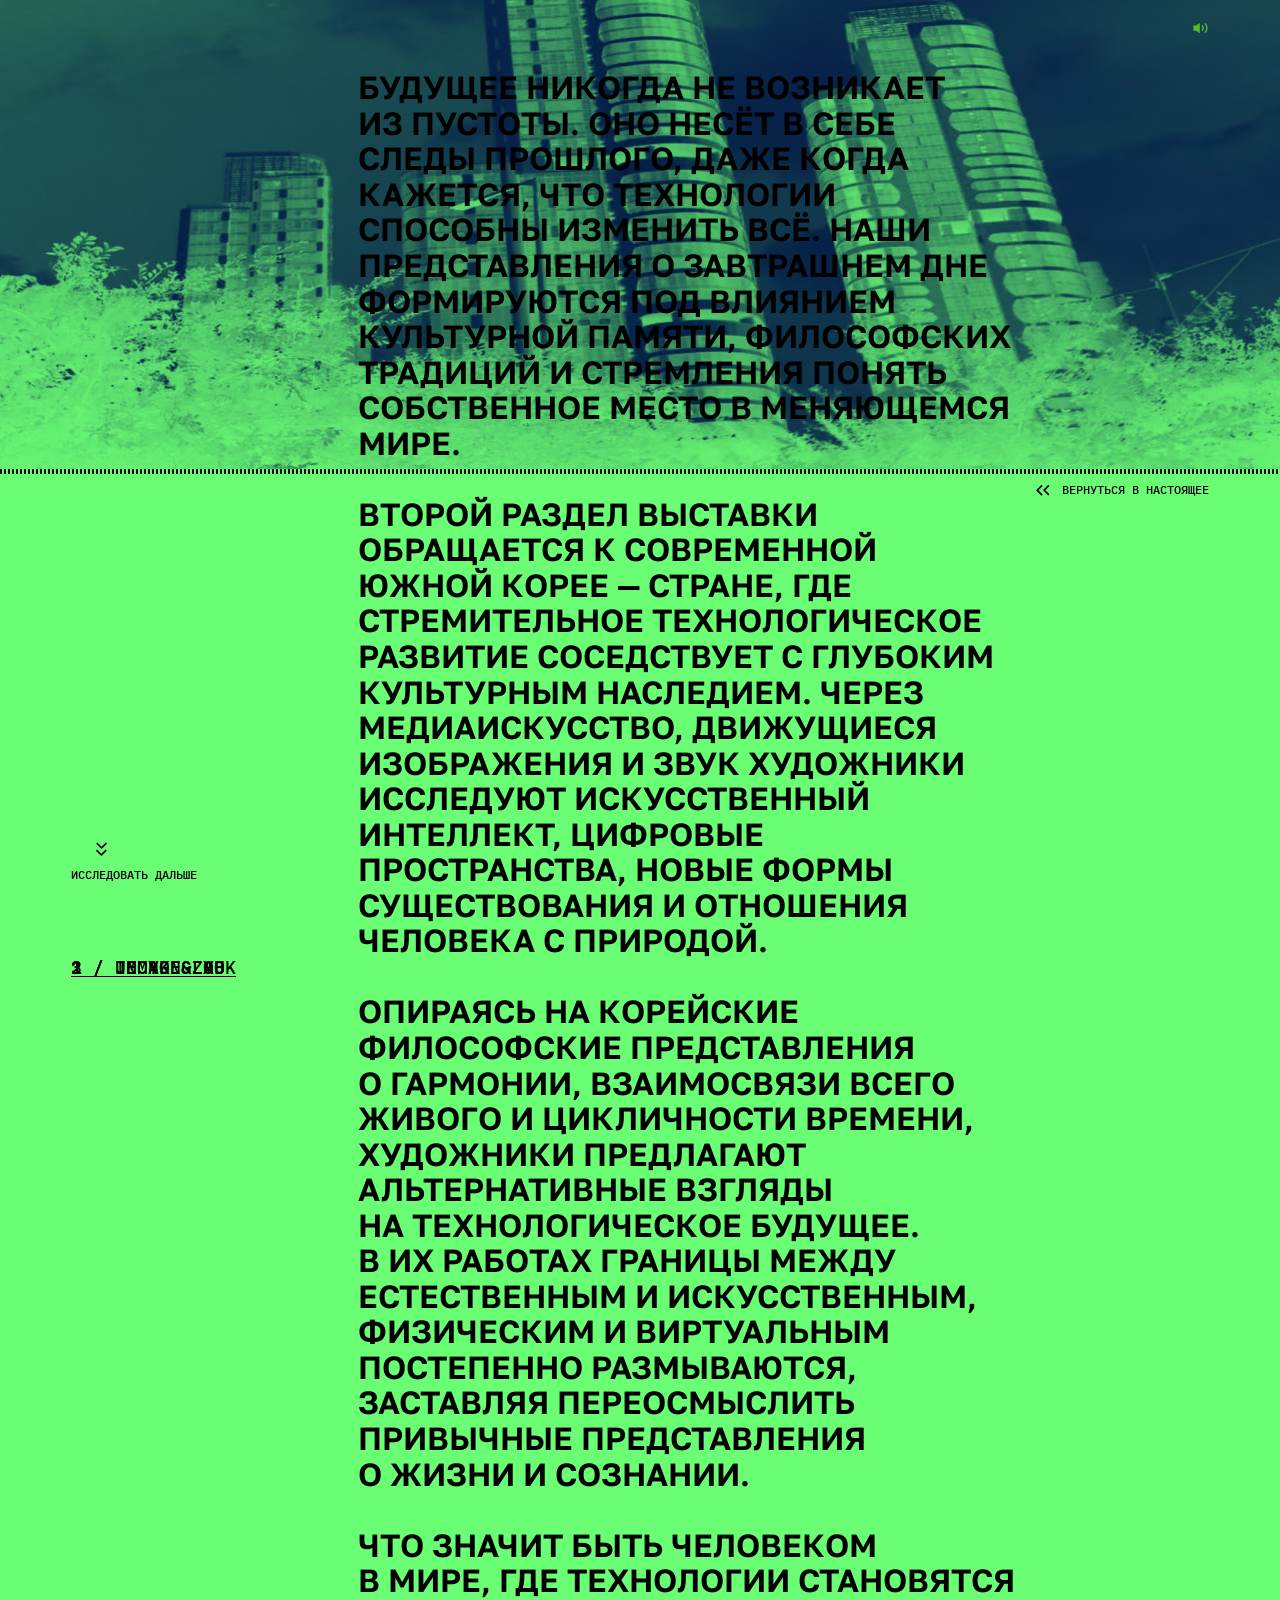
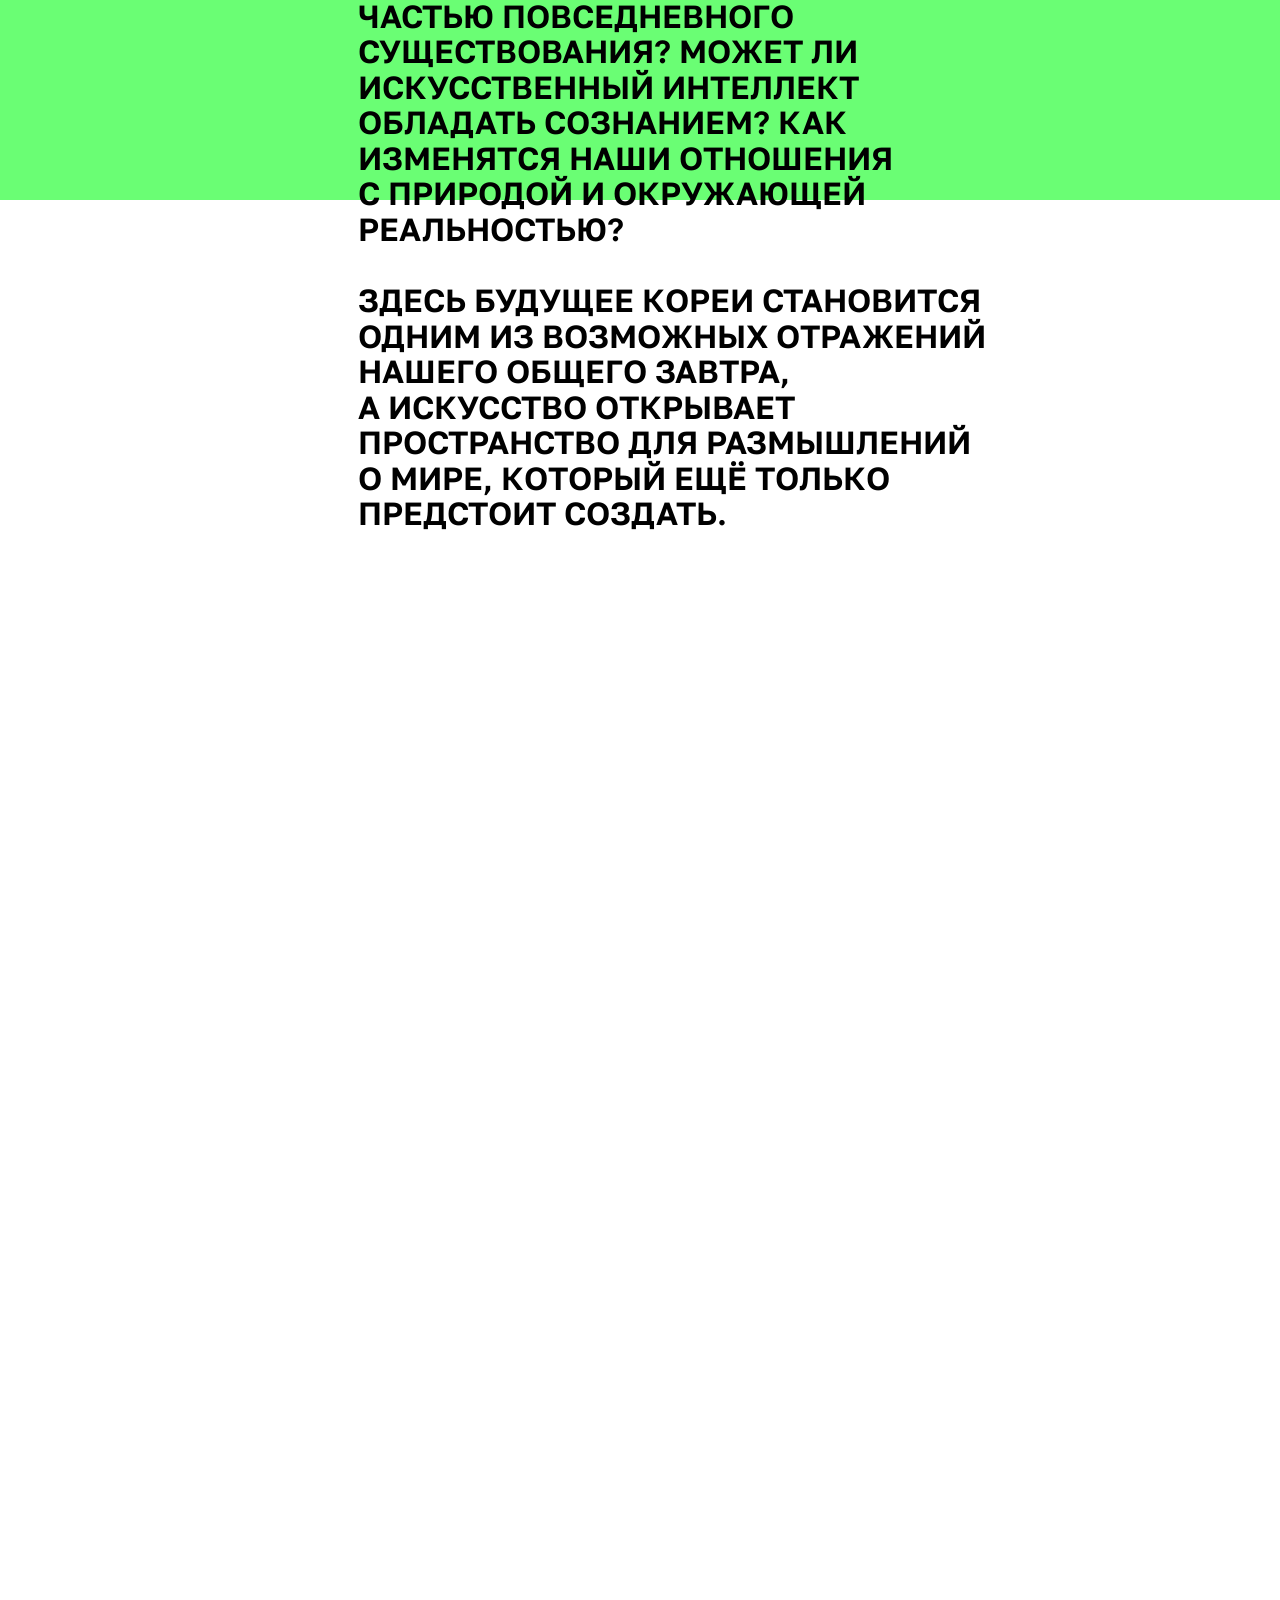
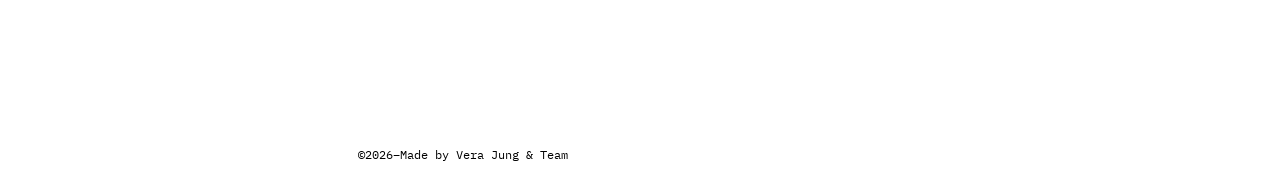
<file: future/index.html>
<!DOCTYPE html><html lang="ru" data-seam-zone="future"><head><meta charset="utf-8"><meta name="viewport" content="width=device-width, initial-scale=1, viewport-fit=cover"><title>Будущее — Южная Корея: одно лето, два сезона</title><meta name="description" content="Вторая часть выставки: современная Корея, технологии и человек."><meta name="robots" content="noindex, nofollow"><!-- Превью ссылки (Telegram, WhatsApp, VK): главная после первого свайпа: синий экран с названием и трава с текстом о выставке.
         public/og.jpg снят со сборки: scripts/og-shot.mjs, окно 1200 × 630, ×2, прокрутка 318. --><meta property="og:type" content="website"><meta property="og:site_name" content="Южная Корея: одно лето, два сезона"><meta property="og:title" content="Будущее — Южная Корея: одно лето, два сезона"><meta property="og:description" content="Вторая часть выставки: современная Корея, технологии и человек."><meta property="og:url" content="https://onesummertwoseasons.com/future/"><meta property="og:image" content="https://onesummertwoseasons.com/og.jpg"><meta property="og:image:width" content="1200"><meta property="og:image:height" content="630"><meta property="og:image:alt" content="«Одно лето, два сезона» на синем, ниже трава и текст о выставке"><meta property="og:locale" content="ru_RU"><meta name="twitter:card" content="summary_large_image"><meta name="theme-color" content="#001446"><!-- Иконка — цикада с курсора (scripts/favicon.ts): SVG там, где умеют; ICO — Safari и старым; 180 px — iPhone. --><link rel="icon" href="/favicon.ico" sizes="32x32"><link rel="icon" type="image/svg+xml" href="/favicon.svg"><link rel="apple-touch-icon" href="/apple-touch-icon.png"><link rel="preload" href="/_astro/gearz-700.CaReemaM.woff2" as="font" type="font/woff2" crossorigin><link rel="preload" href="/_astro/ibm-plex-mono-500.CHUWY8Q9.woff2" as="font" type="font/woff2" crossorigin><link rel="preload" href="/_astro/golos-text-600.CBOSDxhW.woff2" as="font" type="font/woff2" crossorigin><!-- Масштаб страницы на телефоне, окно Chrome на iPad после поворота и режим звука — до первого кадра. --><script>
  (() => {
    const root = document.documentElement;
    const phone = matchMedia('(hover: none) and (pointer: coarse)').matches && Math.min(screen.width, screen.height) < 600;
    const apply = () => {
      if (!phone) return;
      const landscape = matchMedia('(orientation: landscape)').matches;
      const width = landscape ? Math.max(screen.width, screen.height) : Math.min(screen.width, screen.height);
      const zoom = width / root.clientWidth;
      // И уменьшение; но только пока окно по ту же сторону от 768, что при 100 %, — иначе раскладка сменилась бы
      // (телефон ↔ планшет: Safari 50 % на 393 — окно 786; телефон боком при 125 % — 682 вместо 852).
      const same = width < 768 === root.clientWidth < 768;
      const on = same && Math.abs(zoom - 1) > 0.02 && zoom > 0.25 && zoom < 4;
      root.style.setProperty('--iz', on ? String(1 / zoom) : '1');
      root.toggleAttribute('data-zoom', on);
      root.toggleAttribute('data-w-narrow', on && width < 392);
      root.toggleAttribute('data-w-wide', on && width >= 424);
    };
    apply();
    addEventListener('resize', apply);
    document.addEventListener('astro:after-swap', apply);
  })();
</script><script>
  (() => {
    if (!/\bCriOS\//.test(navigator.userAgent)) return;
    const root = document.documentElement;
    const BASE = 'width=device-width, initial-scale=1, viewport-fit=cover';
    let forced = 0; // ширина окна числом; 0 — как в Base.astro
    let forcedH = 0;
    const landscape = () =>
      screen.orientation ? screen.orientation.type.startsWith('landscape') : Math.abs(Number(window.orientation) || 0) === 90;
    const apply = () => {
      const meta = document.querySelector('meta[name="viewport"]');
      if (!meta) return;
      const long = Math.max(screen.width, screen.height);
      const short = Math.min(screen.width, screen.height);
      const want = landscape() ? long : short;
      const stuck = Math.abs(root.clientWidth - (want === long ? short : long)) <= 2 && Math.abs(root.clientHeight - innerHeight) > 120;
      if (forced && Math.abs(forced - want) > 2) forced = 0; // повернули обратно
      if (!forced && stuck) {
        forced = want;
        forcedH = Math.round(innerHeight);
      }
      // height — чтобы окно не вышло «портретным» (без него 1180 × 1499, и правила (orientation: portrait) сработали бы).
      const content = forced ? `width=${forced}, height=${forcedH}, initial-scale=1, viewport-fit=cover` : BASE;
      if (meta.content !== content) meta.content = content;
      if (forced) {
        // Увеличено пальцами — видимая высота меньше; страницу под неё не пересчитываем.
        if (Math.abs((window.visualViewport?.scale ?? 1) - 1) < 0.01) root.style.setProperty('--vp-h', `${Math.round(innerHeight)}px`);
        root.setAttribute('data-vp-fix', '');
      } else {
        root.removeAttribute('data-vp-fix');
        root.style.removeProperty('--vp-h');
      }
    };
    apply();
    addEventListener('resize', apply);
    addEventListener('orientationchange', apply);
    screen.orientation?.addEventListener('change', apply);
    window.visualViewport?.addEventListener('resize', apply);
    document.addEventListener('astro:after-swap', apply);
  })();
</script><script>
  try {
    // До 30.10 выбор помнился насовсем (localStorage) — старое «выкл» больше не действует.
    localStorage.removeItem('sound');
    document.documentElement.dataset.sound = sessionStorage.getItem('sound') === 'off' ? 'off' : 'on';
  } catch {
    document.documentElement.dataset.sound = 'on';
  }
</script><!-- «Назад» внутри страницы — раньше роутера. --><script>
  addEventListener('popstate', (e) => {
    if (window.__samePageTraverse?.(e)) e.stopImmediatePropagation();
  });
</script><meta name="astro-view-transitions-enabled" content="true"><meta name="astro-view-transitions-fallback" content="animate"><script type="module" src="/_astro/ClientRouter.astro_astro_type_script_index_0_lang.CKq7OsbX.js"></script><link rel="stylesheet" href="/_astro/Base.Du0bXrSO.css"><style>.arrows[data-astro-cid-kiwqmdzd][data-dir=right]{--run:1}.arrows[data-astro-cid-kiwqmdzd][data-dir=left]{--run:-1}.arrows[data-astro-cid-kiwqmdzd][data-dir=down]{--fall:1;transform-origin:50.2% 53.7%}@media (prefers-reduced-motion:no-preference){.chevron[data-astro-cid-kiwqmdzd]{transition:transform var(--dur-base) var(--ease-out)}.arrows[data-astro-cid-kiwqmdzd][data-on] .chevron[data-astro-cid-kiwqmdzd]{transform:translate(calc(var(--run,0) * (.2em + var(--i) * .35em)), calc(var(--fall,0) * (.2em + var(--i) * .35em)));transition:transform var(--dur-slow) var(--ease-out) calc((1 - var(--i)) * var(--stagger))}}
.zone[data-astro-cid-hlk5r5k3]{position:relative}.zone-text[data-astro-cid-hlk5r5k3] p[data-astro-cid-hlk5r5k3]+p[data-astro-cid-hlk5r5k3]{margin-block-start:1lh}.zone[data-astro-cid-hlk5r5k3]{--copy-h:calc(var(--spacing-edge) + .698 * var(--text-body) + 23.32 * var(--u) + env(safe-area-inset-bottom,0px))}.zone-copy[data-astro-cid-hlk5r5k3]{block-size:var(--copy-h);padding-block-start:var(--spacing-edge);position:relative}.zone-photo[data-astro-cid-hlk5r5k3]{background-size:cover;inset:0}.zone-strip[data-astro-cid-hlk5r5k3]{block-size:var(--seam-photo,calc(528.05 * max(var(--u), 1024px / 1440 * var(--iz,1))))}[data-astro-cid-hlk5r5k3][data-zone=past] .zone-photo[data-astro-cid-hlk5r5k3]{background-position:50% 76.9%;inset-inline-start:calc(-4.51 * max(var(--u), 1024px / 1440 * var(--iz,1)))}[data-astro-cid-hlk5r5k3][data-zone=past] .zone-photo[data-astro-cid-hlk5r5k3] .zone-img{object-position:50% 76.9%}[data-astro-cid-hlk5r5k3][data-zone=past] .zone-strip[data-astro-cid-hlk5r5k3]{background:var(--color-night)}[data-astro-cid-hlk5r5k3][data-zone=past] .zone-photo[data-astro-cid-hlk5r5k3]{opacity:.8}[data-astro-cid-hlk5r5k3][data-zone=future] .zone-photo[data-astro-cid-hlk5r5k3]{background-position:50% 58.43%;inset-inline-start:calc(-2.28 * max(var(--u), 1024px / 1440 * var(--iz,1)))}[data-astro-cid-hlk5r5k3][data-zone=future] .zone-photo[data-astro-cid-hlk5r5k3] .zone-img{object-position:50% 58.43%}.zone-back[data-astro-cid-hlk5r5k3]{justify-self:end}.zone-works[data-astro-cid-hlk5r5k3]{pointer-events:none}.works-frame[data-astro-cid-hlk5r5k3]{position:absolute;overflow:hidden}.work[data-astro-cid-hlk5r5k3]{transition:transform var(--dur-slow) var(--ease-out);position:absolute;inset:0;transform:translateY(100%)}.work[data-astro-cid-hlk5r5k3][data-state=in]{transform:none}.works-name[data-astro-cid-hlk5r5k3]{margin-block-end:-.25em;padding-block-end:.25em;display:grid;overflow:hidden}.name[data-astro-cid-hlk5r5k3]{transition:transform var(--dur-slow) var(--ease-out);grid-area:1/1;transform:translateY(110%)}.name[data-astro-cid-hlk5r5k3][data-state=in]{transform:none}.name[data-astro-cid-hlk5r5k3][data-state=above]{transform:translateY(-110%)}@media (prefers-reduced-motion:reduce){.work[data-astro-cid-hlk5r5k3],.name[data-astro-cid-hlk5r5k3],.name[data-astro-cid-hlk5r5k3][data-state=above]{opacity:0;transition:opacity var(--dur-fast) var(--ease-out);transform:none}.work[data-astro-cid-hlk5r5k3][data-state=in],.name[data-astro-cid-hlk5r5k3][data-state=in]{opacity:1}}@supports (animation-timeline:scroll()){@media (prefers-reduced-motion:no-preference){[data-astro-cid-hlk5r5k3][data-scrub] .work[data-astro-cid-hlk5r5k3],[data-astro-cid-hlk5r5k3][data-scrub] .name[data-astro-cid-hlk5r5k3]{transition:none;animation-timing-function:linear;animation-fill-mode:both;animation-timeline:--page;transform:none}[data-astro-cid-hlk5r5k3][data-scrub] .work[data-astro-cid-hlk5r5k3]{animation-name:work-rise}}}@keyframes work-rise{0%{translate:0 100%}to{translate:0}}@keyframes name-in{0%{translate:0 110%}to{translate:0}}@keyframes name-out{0%{transform:none}to{transform:translateY(-110%)}}@media (width<64rem),(width>=64rem) and (orientation:portrait) and (not ((hover:hover) and (pointer:fine))){.zone-paper[data-astro-cid-hlk5r5k3],.zone-green[data-astro-cid-hlk5r5k3],.zone-night[data-astro-cid-hlk5r5k3],.zone-text-copy[data-astro-cid-hlk5r5k3],.works-green[data-astro-cid-hlk5r5k3],.works-tint[data-astro-cid-hlk5r5k3]{display:none}.zone-back-track[data-astro-cid-hlk5r5k3]{padding-block-start:calc(6.66 * var(--u))}.zone-back[data-astro-cid-hlk5r5k3]{grid-column:1/-1}.zone-text-main[data-astro-cid-hlk5r5k3]{padding-block-start:var(--spacing-edge-lg)}}@media (width<48rem){.zone[data-astro-cid-hlk5r5k3]{--zone-lead:var(--text-prose);--zone-zp:calc(var(--zone-lead) / 36);--zone-strip-h:var(--seam-photo,calc(528.05 * max(var(--u), 1024px / 1440 * var(--iz,1))));--zone-over:calc(11 * 40 / 36 * var(--zone-lead));--zone-top:calc(var(--zone-strip-h) - var(--zone-over))}@supports (inline-size:round(down, 10px, 3px)){.zone[data-astro-cid-hlk5r5k3]{--zone-top:calc(2 * var(--spacing-edge) + max(0px, var(--header-h,0px) - max(calc(20 * var(--u)), env(safe-area-inset-top)) - var(--text-meta) * var(--text-meta--line-height)));--zone-over:round(down, var(--zone-strip-h) - var(--zone-top), calc(var(--zone-lead) * 40 / 36))}}.zone[data-astro-cid-hlk5r5k3][data-zone=past]{--ph-w:1444.5;--ph-h:957.7;--ph-cx:775.01;--ph-cy:633.93}.zone[data-astro-cid-hlk5r5k3][data-zone=future]{--ph-w:1442.28;--ph-h:1273.99;--ph-cx:775.53;--ph-cy:739.38}.zone-prose[data-astro-cid-hlk5r5k3]{font-size:var(--zone-lead);line-height:var(--text-lead--line-height)}.zone-strip[data-astro-cid-hlk5r5k3]{overflow-x:clip}.zone[data-astro-cid-hlk5r5k3][data-zone] .zone-photo[data-astro-cid-hlk5r5k3]{inline-size:calc(var(--ph-w) * var(--zone-zp));block-size:calc(var(--ph-h) * var(--zone-zp));inset-block-start:min(0px, var(--zone-top) + var(--zone-over) / 2 - var(--ph-cy) * var(--zone-zp));inset-block-end:auto;inset-inline-start:calc(50% - var(--ph-cx) * var(--zone-zp));inset-inline-end:auto}}@media (48rem<=width<64rem) and (height>=37.5rem){.zone-prose[data-astro-cid-hlk5r5k3]{font-size:calc(((100vw - 2 * var(--spacing-margin) - 7 * var(--spacing-gutter)) * 6 / 8 + 5 * var(--spacing-gutter)) * 36 / 743)}}@media (48rem<=width<64rem),(width>=64rem) and (orientation:portrait) and (not ((hover:hover) and (pointer:fine))){.zone[data-astro-cid-hlk5r5k3]{--zone-lead:var(--text-lead);--zone-strip-h:var(--seam-photo,calc(528.05 * max(var(--u), 1024px / 1440 * var(--iz,1))));--zone-top:calc(2 * var(--spacing-edge));--zone-over:0px}@media (width<64rem) and (height>=37.5rem){.zone[data-astro-cid-hlk5r5k3]{--zone-lead:calc(((100vw - 2 * var(--spacing-margin) - 7 * var(--spacing-gutter)) * 6 / 8 + 5 * var(--spacing-gutter)) * 36 / 743)}}@supports (inline-size:round(down, 10px, 3px)){.zone[data-astro-cid-hlk5r5k3]{--zone-over:round(down, var(--zone-strip-h) - var(--zone-top), calc(var(--zone-lead) * 40 / 36))}}}@media (width<64rem),(width>=64rem) and (orientation:portrait) and (not ((hover:hover) and (pointer:fine))){.zone-text-copy[data-astro-cid-hlk5r5k3]{block-size:100%;clip-path:inset(0 0 calc(100% - var(--zone-top) - var(--zone-over)) 0);color:var(--zone-ink);mix-blend-mode:normal;user-select:none;padding-block-start:var(--zone-top);display:grid;position:absolute;inset-block-start:0;inset-inline:0;overflow:clip}.zone-text-main[data-astro-cid-hlk5r5k3]{clip-path:inset(calc(var(--spacing-edge-lg) + var(--zone-over)) 0 0 0);margin-block-start:calc(-1 * var(--zone-over))}}.zone-works[data-astro-cid-hlk5r5k3]{view-timeline:--works-view block}@media (width<64rem),(width>=64rem) and (orientation:portrait) and (not ((hover:hover) and (pointer:fine))){.zone-works[data-astro-cid-hlk5r5k3]{--frame-top:calc(var(--spacing-edge) + 3.5rem);--works-seg:calc(var(--screen) - var(--frame-top));block-size:calc(var(--screen) + (var(--works) - 1) * var(--works-seg));position:relative}.works-under[data-astro-cid-hlk5r5k3],.works-over[data-astro-cid-hlk5r5k3]{block-size:var(--screen);position:sticky;inset-block-start:0}.works-over[data-astro-cid-hlk5r5k3]{pointer-events:none;margin-block-start:calc(-1 * var(--screen))}.works-names[data-astro-cid-hlk5r5k3]{padding-block-start:var(--spacing-edge)}.works-frame[data-astro-cid-hlk5r5k3]{inset-block:var(--frame-top) 0;inset-inline:0}.work[data-astro-cid-hlk5r5k3]{overflow:hidden}}@media (48rem<=width<64rem),(width>=64rem) and (orientation:portrait) and (not ((hover:hover) and (pointer:fine))){.zone-back[data-astro-cid-hlk5r5k3]{grid-column:6/-1}.zone-works[data-astro-cid-hlk5r5k3]{--frame-top:var(--spacing-edge)}.works-frame[data-astro-cid-hlk5r5k3]{inset-inline-start:calc(max(0px, (100% - var(--frame)) / 2) + var(--spacing-margin) + 2 * (min(100%, var(--frame)) - 2 * var(--spacing-margin) + var(--spacing-gutter)) / 8)}}.works-back[data-astro-cid-hlk5r5k3]{display:none}@media (width<64rem),(width>=64rem) and (orientation:portrait) and (not ((hover:hover) and (pointer:fine))){.works-back[data-astro-cid-hlk5r5k3]{block-size:calc(var(--text-title) * var(--text-title--line-height));justify-content:flex-end;align-items:center;padding-inline-end:calc(var(--spacing-margin) + 17 / 12 * var(--text-menu) + var(--spacing-gutter));display:flex;position:absolute;inset-block-start:var(--spacing-edge);inset-inline:0}.works-back-clip[data-astro-cid-hlk5r5k3]{margin-block-end:-.25em;margin-inline:-.2em;padding-block-end:.25em;padding-inline:.2em;overflow:hidden}.works-back-link[data-astro-cid-hlk5r5k3]{pointer-events:auto}}@media (width<48rem){.zone-works[data-astro-cid-hlk5r5k3]{--name-size:var(--text-event)}.works-name[data-astro-cid-hlk5r5k3]{font-size:var(--name-size)}.works-back[data-astro-cid-hlk5r5k3]{block-size:calc(var(--name-size) * var(--text-title--line-height));container-type:inline-size}}@container (width<26em){.works-back-body[data-astro-cid-hlk5r5k3]>.trim-cap[data-astro-cid-hlk5r5k3]{white-space:normal;inline-size:min-content;line-height:var(--text-meta--line-height);text-align:end}[data-astro-cid-hlk5r5k3][data-zone=future] .works-back-body[data-astro-cid-hlk5r5k3]>.trim-cap[data-astro-cid-hlk5r5k3]{text-align:start}.works-back-clip[data-astro-cid-hlk5r5k3]{margin-block-start:-1lh;padding-block-start:1lh}}@container (width<20.5em){.works-back-link[data-astro-cid-hlk5r5k3]{display:none}}@media (48rem<=width<64rem),(width>=64rem) and (orientation:portrait) and (not ((hover:hover) and (pointer:fine))){.works-back-link[data-astro-cid-hlk5r5k3]{color:var(--color-negative);mix-blend-mode:difference}}@supports (animation-timeline:view()){@media (width<64rem) and (prefers-reduced-motion:no-preference),(width>=64rem) and (orientation:portrait) and (not ((hover:hover) and (pointer:fine))) and (prefers-reduced-motion:no-preference){.works-back-link[data-astro-cid-hlk5r5k3],.works-back-body[data-astro-cid-hlk5r5k3]{animation-timing-function:linear;animation-fill-mode:both;animation-timeline:--works-view;animation-range:contain calc(0% - .15 * var(--screen)) contain 0%}.works-back-link[data-astro-cid-hlk5r5k3]{animation-name:back-hit}.works-back-body[data-astro-cid-hlk5r5k3]{animation-name:back-rise}}}@keyframes back-hit{0%{visibility:hidden}to{visibility:visible}}@supports (animation-timeline:view()) and (timeline-scope:--works-view){@media (width<64rem) and (prefers-reduced-motion:no-preference),(width>=64rem) and (orientation:portrait) and (not ((hover:hover) and (pointer:fine))) and (prefers-reduced-motion:no-preference){body:has(.zone-works){timeline-scope:--works-view}.sound-corner{--row-h:calc(var(--text-title) * var(--text-title--line-height));animation-name:sound-to-row;animation-timing-function:linear;animation-fill-mode:both;animation-timeline:--works-view;animation-range:contain calc(0% - .15 * var(--screen)) contain 0%}}@media (width<48rem) and (prefers-reduced-motion:no-preference){.sound-corner{--row-h:calc(var(--text-event) * var(--text-title--line-height))}}}@keyframes sound-to-row{to{translate:0 calc(var(--spacing-edge) + var(--row-h) / 2 - var(--corner-top) - 8.03 / 12 * var(--text-menu))}}@keyframes back-rise{0%{translate:0 120%}to{translate:0}}.works-mark[data-astro-cid-hlk5r5k3]{display:none}@media (width<64rem),(width>=64rem) and (orientation:portrait) and (not ((hover:hover) and (pointer:fine))){.work[data-astro-cid-hlk5r5k3],.name[data-astro-cid-hlk5r5k3]{--in:contain calc((var(--k) - 1) * 100% / (var(--works) - 1)) contain calc(var(--k) * 100% / (var(--works) - 1));--out:contain calc(var(--k) * 100% / (var(--works) - 1)) contain calc((var(--k) + 1) * 100% / (var(--works) - 1));--name-in:contain calc((var(--k) - .45) * 100% / (var(--works) - 1)) contain calc(var(--k) * 100% / (var(--works) - 1));--name-out:contain calc((var(--k) + .55) * 100% / (var(--works) - 1)) contain calc((var(--k) + 1) * 100% / (var(--works) - 1))}}@supports (animation-timeline:view()){@media (width<64rem) and (prefers-reduced-motion:no-preference),(width>=64rem) and (orientation:portrait) and (not ((hover:hover) and (pointer:fine))) and (prefers-reduced-motion:no-preference){[data-astro-cid-hlk5r5k3][data-scrub] .work[data-astro-cid-hlk5r5k3],[data-astro-cid-hlk5r5k3][data-scrub] .name[data-astro-cid-hlk5r5k3]{animation-timeline:--works-view}[data-astro-cid-hlk5r5k3][data-scrub] .work[data-astro-cid-hlk5r5k3]:first-child{animation-name:work-push;animation-range:var(--out)}[data-astro-cid-hlk5r5k3][data-scrub] .work[data-astro-cid-hlk5r5k3]:not(:first-child,:last-child){animation-name:work-in,work-push;animation-range:var(--in), var(--out)}[data-astro-cid-hlk5r5k3][data-scrub] .work[data-astro-cid-hlk5r5k3]:last-child{animation-name:work-in;animation-range:var(--in)}[data-astro-cid-hlk5r5k3][data-scrub] .work[data-astro-cid-hlk5r5k3]:not(:first-child) picture{animation-name:work-inner;animation-timing-function:linear;animation-fill-mode:both;animation-timeline:--works-view;animation-range:var(--in)}[data-astro-cid-hlk5r5k3][data-scrub] .name[data-astro-cid-hlk5r5k3]:first-child{animation-name:name-out;animation-range:var(--name-out)}[data-astro-cid-hlk5r5k3][data-scrub] .name[data-astro-cid-hlk5r5k3]:not(:first-child,:last-child){animation-name:name-in,name-out;animation-range:var(--name-in), var(--name-out)}[data-astro-cid-hlk5r5k3][data-scrub] .name[data-astro-cid-hlk5r5k3]:last-child{animation-name:name-in;animation-range:var(--name-in)}}@media (48rem<=width<64rem) and (prefers-reduced-motion:no-preference),(width>=64rem) and (orientation:portrait) and (not ((hover:hover) and (pointer:fine))) and (prefers-reduced-motion:no-preference){[data-astro-cid-hlk5r5k3][data-scrub] .name[data-astro-cid-hlk5r5k3]:first-child{animation-name:name-in,name-out;animation-range:contain calc(0% - .15 * var(--screen)) contain 0%, var(--name-out)}}}@keyframes work-in{0%{translate:0 calc(100% + 2px)}to{translate:0}}@keyframes work-push{to{transform:translateY(-18%)}}@keyframes work-inner{0%{translate:0 -55%}to{translate:0}}@media not ((hover:hover) and (pointer:fine)){@media (width<64rem),(width>=64rem) and (orientation:portrait) and (not ((hover:hover) and (pointer:fine))){.zone[data-astro-cid-hlk5r5k3]{background:var(--zone-bg)}.works-mark[data-astro-cid-hlk5r5k3]{pointer-events:none;block-size:1px;inline-size:1px;display:block;position:absolute;inset-block-start:calc(var(--k) * var(--works-seg));inset-inline-start:0}}}@supports (animation-timeline:scroll()){@media (not ((hover:hover) and (pointer:fine))) and (width<64rem) and (prefers-reduced-motion:no-preference),(width>=64rem) and (orientation:portrait) and (not ((hover:hover) and (pointer:fine))) and (prefers-reduced-motion:no-preference){html[data-depth] .zone-strip[data-astro-cid-hlk5r5k3]{clip-path:inset(-100lvh 0 0)}html[data-depth] .zone-photo[data-astro-cid-hlk5r5k3]{animation-name:depth-lag;animation-timing-function:linear;animation-fill-mode:both;animation-timeline:--page;animation-range:0 calc(528.05 * max(var(--u), 1024px / 1440 * var(--iz,1)))}}}@keyframes depth-lag{to{translate:0 35%}}@media (width<48rem){.zone-explore[data-astro-cid-hlk5r5k3]{padding-block:var(--spacing-edge-lg)}}@media (width>=48rem){.zone-explore[data-astro-cid-hlk5r5k3]{pointer-events:none;flex-direction:column;justify-content:flex-end;padding-block-end:var(--label-anchor);display:flex;position:absolute;inset:0}.zone-explore-link[data-astro-cid-hlk5r5k3]{z-index:1;pointer-events:auto;align-self:flex-start;position:sticky;inset-block-end:var(--label-anchor)}@supports (animation-timeline:scroll()){.zone-explore-link[data-astro-cid-hlk5r5k3] .arrows{animation-name:arrows-up;animation-timing-function:linear;animation-fill-mode:both;animation-timeline:--page;animation-range:calc(100% - .2 * var(--screen) - var(--copy-h)) calc(100% - .05 * var(--screen) - var(--copy-h))}@media (prefers-reduced-motion:reduce){.zone-explore-link[data-astro-cid-hlk5r5k3] .arrows{animation-timing-function:steps(2,jump-none)}}}}@media (width>=64rem) and (not ((orientation:portrait) and (not ((hover:hover) and (pointer:fine))))){.zone[data-astro-cid-hlk5r5k3]{min-block-size:calc(2 * var(--screen) + var(--works-range,calc((var(--works) - var(--works-rise)) * var(--works-step) * var(--screen))))}.zone-paper[data-astro-cid-hlk5r5k3]{background:var(--color-negative);position:absolute;inset:0}[data-astro-cid-hlk5r5k3][data-zone=past] .zone-paper[data-astro-cid-hlk5r5k3]{background:var(--color-ink)}.zone-strip[data-astro-cid-hlk5r5k3]{position:absolute;inset-block-start:0;inset-inline:0}.zone-seam[data-astro-cid-hlk5r5k3]{z-index:2;position:absolute;inset-block-start:calc(528.05 * var(--u));inset-inline:0}[data-astro-cid-hlk5r5k3][data-zone=past] .zone-seam[data-astro-cid-hlk5r5k3]{z-index:3}.zone-green[data-astro-cid-hlk5r5k3],.works-tint[data-astro-cid-hlk5r5k3],.works-over[data-astro-cid-hlk5r5k3]{z-index:2;mix-blend-mode:multiply;pointer-events:none}.zone-green[data-astro-cid-hlk5r5k3],.works-green[data-astro-cid-hlk5r5k3]{background:var(--color-summer)}.zone-night[data-astro-cid-hlk5r5k3]{z-index:2;mix-blend-mode:lighten;pointer-events:none;background:var(--color-night)}[data-astro-cid-hlk5r5k3][data-zone=past] .works-over[data-astro-cid-hlk5r5k3]{mix-blend-mode:lighten}[data-astro-cid-hlk5r5k3][data-zone=past] .works-over[data-astro-cid-hlk5r5k3] .works-green[data-astro-cid-hlk5r5k3],[data-astro-cid-hlk5r5k3][data-zone=past] .works-over[data-astro-cid-hlk5r5k3] .works-curtain-panel[data-astro-cid-hlk5r5k3]{background:var(--color-night)}.zone-green-first[data-astro-cid-hlk5r5k3],.zone-night-first[data-astro-cid-hlk5r5k3]{block-size:calc(var(--screen) - 528.05 * var(--u));position:absolute;inset-block-start:calc(528.05 * var(--u));inset-inline:0}.zone-text[data-astro-cid-hlk5r5k3]{padding-block:calc(79 * var(--u)) calc(var(--screen) - 528.05 * var(--u));color:var(--color-negative);mix-blend-mode:difference}.zone-text-main[data-astro-cid-hlk5r5k3]{z-index:1;pointer-events:none;position:relative}@supports (animation-timeline:scroll()){@media (prefers-reduced-motion:no-preference){.zone[data-astro-cid-hlk5r5k3][data-lag] .zone-text-main[data-astro-cid-hlk5r5k3]{animation-name:text-lag;animation-timing-function:linear;animation-fill-mode:both;animation-timeline:--page}}}@keyframes text-lag{0%{animation-timing-function:cubic-bezier(.3333,0,.6667,.3333);translate:0}20%{translate:0 var(--text-lag-ramp,0px)}to{translate:0 var(--text-lag,0px)}}.zone-text-main[data-astro-cid-hlk5r5k3]>div[data-astro-cid-hlk5r5k3]{pointer-events:auto}[data-astro-cid-hlk5r5k3][data-zone=past] .zone-text[data-astro-cid-hlk5r5k3]>div[data-astro-cid-hlk5r5k3]{max-inline-size:calc(736 * var(--u))}[data-astro-cid-hlk5r5k3][data-zone=future] .zone-text[data-astro-cid-hlk5r5k3]>div[data-astro-cid-hlk5r5k3]{max-inline-size:calc(741.5 * var(--u))}.zone-text-copy[data-astro-cid-hlk5r5k3]{color:var(--zone-ink);mix-blend-mode:normal;user-select:none;position:absolute;inset-block-start:0;inset-inline:0}.zone-text-main[data-astro-cid-hlk5r5k3] [data-astro-cid-hlk5r5k3]::selection{background:var(--color-selection-negative);color:var(--color-ink)}[data-astro-cid-hlk5r5k3][data-zone=past] .zone-text-main[data-astro-cid-hlk5r5k3] [data-astro-cid-hlk5r5k3]::selection{background:var(--color-negative)}.zone-back-track[data-astro-cid-hlk5r5k3]{inset-block:calc((528.05 + 11.66) * var(--u)) 0;pointer-events:none;position:absolute;inset-inline:0}.zone-back[data-astro-cid-hlk5r5k3]{z-index:1;color:var(--color-negative);mix-blend-mode:difference;pointer-events:auto;grid-column:11/-1;align-self:start;position:sticky;inset-block-start:calc((528.05 + 11.66) * var(--u))}[data-astro-cid-hlk5r5k3][data-zone=past] .zone-explore-link[data-astro-cid-hlk5r5k3]{color:var(--color-negative)}@supports (animation-timeline:scroll()){.zone-back[data-astro-cid-hlk5r5k3]{animation-name:back-to-works;animation-timing-function:linear;animation-fill-mode:both;animation-timeline:--page;animation-range:calc(var(--screen) - 528.05 * var(--u)) var(--screen)}}@keyframes back-to-works{to{translate:calc(-17 / 12 * var(--text-menu) - var(--spacing-gutter)) calc(max(20px, 20 * var(--scale)) - 2.35 / 12 * var(--text-menu) - (528.05 + 11.66) * var(--u))}}.zone-works[data-astro-cid-hlk5r5k3]{inset-block:var(--screen) 0;display:grid;position:absolute;inset-inline:0}.works-under[data-astro-cid-hlk5r5k3],.works-tint[data-astro-cid-hlk5r5k3],.works-over[data-astro-cid-hlk5r5k3]{block-size:var(--screen);grid-area:1/1;align-self:start;position:sticky;inset-block-start:0}.zone-works[data-astro-cid-hlk5r5k3]{--image-start:calc(max(0px, (100% - var(--frame)) / 2) + var(--spacing-margin) + 8 * (min(100%, var(--frame)) - 2 * var(--spacing-margin) + var(--spacing-gutter)) / 12 - var(--spacing-gutter) - var(--image-shift,0px))}[data-astro-cid-hlk5r5k3][data-zone=past] .zone-works[data-astro-cid-hlk5r5k3]{--image-shift:calc(9 * var(--u))}.works-frame[data-astro-cid-hlk5r5k3]{inset-block:0;inset-inline:var(--image-start) 0}.works-green[data-astro-cid-hlk5r5k3]{inline-size:var(--image-start);position:absolute;inset-block:0;inset-inline-start:0}.works-curtain[data-astro-cid-hlk5r5k3]{inset-block:0;inset-inline:var(--image-start) 0;display:none;position:absolute;overflow:hidden}.works-curtain-panel[data-astro-cid-hlk5r5k3]{background:var(--color-summer);position:absolute;inset:0 0 -1px}@supports (animation-timeline:scroll()){@media (prefers-reduced-motion:no-preference){[data-astro-cid-hlk5r5k3][data-scrub] .works-curtain[data-astro-cid-hlk5r5k3]{display:block}[data-astro-cid-hlk5r5k3][data-scrub] .works-curtain-panel[data-astro-cid-hlk5r5k3]{animation-name:curtain-up;animation-timing-function:linear;animation-fill-mode:both;animation-timeline:--page}}}@keyframes curtain-up{to{translate:0 -100%}}.works-names[data-astro-cid-hlk5r5k3]{position:absolute;inset-block-start:calc(62.94 * var(--u));inset-inline:0}.zone[data-astro-cid-hlk5r5k3]{--copy-h:0px}.zone-copy[data-astro-cid-hlk5r5k3]{z-index:3;block-size:auto;color:var(--zone-ink);padding-block:0;position:absolute;inset-block-end:calc(23.6 * var(--u));inset-inline:0}}
</style></head><body><!-- Загрузка «лето прогружается ...» (шаг 12) — первой в <body>, чтобы метка встала до первого кадра. --><div class="loader" aria-hidden="true" data-astro-cid-tfd3xvz2><div class="loader-strip" data-astro-cid-tfd3xvz2><div class="frame grid h-full grid-cols-4 items-center gap-x-gutter md:grid-cols-8 lg:grid-cols-12" data-astro-cid-tfd3xvz2><p class="col-span-full whitespace-nowrap lg:col-start-4" data-astro-cid-tfd3xvz2>лето прогружается&nbsp;<span class="loader-dots" data-astro-cid-tfd3xvz2><span data-astro-cid-tfd3xvz2>.</span><span data-astro-cid-tfd3xvz2>.</span><span data-astro-cid-tfd3xvz2>.</span></span></p></div></div></div><script>
  (() => {
    const root = document.documentElement;
    // Документ уже разобран — скрипт запустил ClientRouter при переходе внутри сайта (первой была страница без
    // загрузки: 404, /proposals, /styleguide). Загрузка только на входе.
    if (document.readyState !== 'loading') return;
    if (document.prerendering || location.hash.startsWith('#seam=')) return;
    if (performance.getEntriesByType('navigation')[0]?.type === 'back_forward') return;
    try {
      if (sessionStorage.getItem('summer-loaded')) return;
      sessionStorage.setItem('summer-loaded', '1');
    } catch {}
    root.dataset.loading = '';

    const MIN = 1000; // один круг точек
    const MAX = 3000;
    const start = performance.now();

    // Страница под загрузкой стоит.
    const KEYS = new Set([' ', 'PageDown', 'PageUp', 'Home', 'End', 'ArrowDown', 'ArrowUp', 'ArrowLeft', 'ArrowRight']);
    const hold = (e) => {
      if (e.type === 'keydown' && !KEYS.has(e.key)) return;
      e.preventDefault();
      e.stopImmediatePropagation();
    };
    const EVENTS = ['wheel', 'touchmove', 'keydown'];
    const opts = { capture: true, passive: false };
    for (const type of EVENTS) addEventListener(type, hold, opts);

    // Шрифты и картинки первого экрана. Замер раскладки до document.fonts.ready — чтобы шрифты уже были запрошены.
    const ready = new Promise((r) => document.addEventListener('DOMContentLoaded', r, { once: true })).then(() => {
      const first = [...document.images].filter((img) => {
        const b = img.getBoundingClientRect();
        return !img.complete && b.width > 0 && b.bottom > 0 && b.top < innerHeight;
      });
      return Promise.all([document.fonts.ready, ...first.map((img) => img.decode().catch(() => {}))]);
    });

    Promise.race([ready, new Promise((r) => setTimeout(r, MAX))])
      .then(() => new Promise((r) => setTimeout(r, MIN - (performance.now() - start))))
      .then(() => {
        const loader = document.querySelector('.loader');
        let finished = false;
        const done = () => {
          if (finished) return;
          finished = true;
          delete root.dataset.loading;
          delete root.dataset.loadingOut;
          for (const type of EVENTS) removeEventListener(type, hold, opts);
        };
        // Уехала — слой убираем.
        loader.addEventListener('transitionend', (e) => e.target === loader && done());
        setTimeout(done, 2000);
        root.dataset.loadingOut = '';
      });
  })();
</script><!-- Прокрутка страницы: на таче прокручивается этот блок, а не окно; на мыши его как бы нет (src/styles/scroll.css). --><div class="page-scroll"><!-- Слой 70 — над полосой с фото (header-solid-zone, 60), под загрузкой (200) и курсором-цикадой. --><div class="sound-corner pointer-events-none fixed inset-x-0 top-0 z-[70] text-summer mix-blend-difference" data-astro-cid-raeqga6u><div class="frame grid grid-cols-4 gap-x-gutter md:grid-cols-8 lg:grid-cols-12" data-astro-cid-raeqga6u><div class="sound text-menu pointer-events-auto" data-sound-toggle data-astro-cid-bqc7nllt><button class="sound-button relative block" type="button" aria-label="Звук" aria-pressed="true" data-astro-cid-bqc7nllt><span class="sound-window" aria-hidden="true" data-astro-cid-bqc7nllt><span class="sound-strip" data-astro-cid-bqc7nllt><svg class="sound-loud" viewBox="0 0 17 16" fill="currentColor" data-astro-cid-bqc7nllt><path fill-rule="evenodd" clip-rule="evenodd" d="M13.4129 13.3418L12.3077 12.5097C14.7712 9.97607 14.7712 6.10294 12.3077 3.56935L13.4128 2.73722C16.2886 5.75947 16.2886 10.3196 13.4129 13.3418ZM10.611 4.84688L9.50454 5.67997C10.8259 7.01022 10.8258 9.06885 9.50457 10.3991L10.611 11.2322C12.3444 9.41278 12.3444 6.66625 10.611 4.84688ZM7.78333 2.6665L4.10263 5.39244H1.41663V10.7258H4.10674L7.78333 13.3963V2.6665Z" data-astro-cid-bqc7nllt></path></svg><svg class="sound-mute" viewBox="0 0 17 17" fill="currentColor" data-astro-cid-bqc7nllt><path fill-rule="evenodd" clip-rule="evenodd" d="M13.3933 8.54234L15.3716 10.5207L14.37 11.5223L12.3917 9.54398L10.4133 11.5223L9.41167 10.5207L11.39 8.54234L9.41167 6.564L10.4133 5.56239L12.3917 7.54074L14.37 5.56239L15.3716 6.564L13.3933 8.54234ZM7.78333 2.8335L4.10263 5.7298H1.41663V11.3964H4.10674L7.78333 14.2339V2.8335Z" data-astro-cid-bqc7nllt></path></svg><svg class="sound-loud" viewBox="0 0 17 16" fill="currentColor" data-astro-cid-bqc7nllt><path fill-rule="evenodd" clip-rule="evenodd" d="M13.4129 13.3418L12.3077 12.5097C14.7712 9.97607 14.7712 6.10294 12.3077 3.56935L13.4128 2.73722C16.2886 5.75947 16.2886 10.3196 13.4129 13.3418ZM10.611 4.84688L9.50454 5.67997C10.8259 7.01022 10.8258 9.06885 9.50457 10.3991L10.611 11.2322C12.3444 9.41278 12.3444 6.66625 10.611 4.84688ZM7.78333 2.6665L4.10263 5.39244H1.41663V10.7258H4.10674L7.78333 13.3963V2.6665Z" data-astro-cid-bqc7nllt></path></svg></span></span></button></div></div></div><main class="zone" data-zone="future" style="--works: 3" data-astro-cid-hlk5r5k3><div class="zone-paper" aria-hidden="true" data-astro-cid-hlk5r5k3></div><div class="zone-strip header-solid-zone" data-astro-cid-hlk5r5k3><div class="seam-frame" data-seam-frame aria-hidden="true" data-astro-cid-hlk5r5k3></div><div class="zone-photo absolute" style="background-image: url(/_astro/future-strip.BKhRSNLE_2dVeJQ.webp)" data-astro-cid-hlk5r5k3><picture class="block size-full" data-astro-cid-hlk5r5k3="true"><source srcset="/_astro/future-strip.BKhRSNLE_2hQzGE.avif 640w, /_astro/future-strip.BKhRSNLE_Dy2lp.avif 960w, /_astro/future-strip.BKhRSNLE_Z1vMmsH.avif 1280w, /_astro/future-strip.BKhRSNLE_29hRi8.avif 1650w, /_astro/future-strip.BKhRSNLE_H2P7P.avif 2048w" type="image/avif" sizes="(min-width: 1920px) 100vw, (min-width: 768px) calc(100vw + 5px), 210vw"><source srcset="/_astro/future-strip.BKhRSNLE_Z2py8JA.webp 640w, /_astro/future-strip.BKhRSNLE_11krI6.webp 960w, /_astro/future-strip.BKhRSNLE_1lgdEy.webp 1280w, /_astro/future-strip.BKhRSNLE_Z3PFnx.webp 1650w, /_astro/future-strip.BKhRSNLE_Z1v5HxP.webp 2048w" type="image/webp" sizes="(min-width: 1920px) 100vw, (min-width: 768px) calc(100vw + 5px), 210vw"><img src="/_astro/future-strip.BKhRSNLE_1xObUm.jpg" srcset="/_astro/future-strip.BKhRSNLE_gBgsW.jpg 640w, /_astro/future-strip.BKhRSNLE_Z1mGgRi.jpg 960w, /_astro/future-strip.BKhRSNLE_ZF10Fb.jpg 1280w, /_astro/future-strip.BKhRSNLE_Z257TIh.jpg 1650w, /_astro/future-strip.BKhRSNLE_1xObUm.jpg 2048w" sizes="(min-width: 1920px) 100vw, (min-width: 768px) calc(100vw + 5px), 210vw" alt loading="eager" fetchpriority="high" data-astro-cid-hlk5r5k3="true" decoding="async" width="2048" height="1809" class="zone-img size-full object-cover"></picture></div><!-- Копия текста над полосой (≥ 1024, телефон, узкое окно с мышью): та же вёрстка, что у текста ниже; над фото — цветом зоны. --><div class="zone-text zone-text-copy frame grid grid-cols-4 gap-x-gutter md:grid-cols-8 lg:grid-cols-12" aria-hidden="true" data-astro-cid-hlk5r5k3><div class="zone-prose col-span-full font-display text-lead md:col-[3/-1] lg:col-[4/11]" data-astro-cid-hlk5r5k3><p data-astro-cid-hlk5r5k3>Будущее никогда <span class="nb">не возникает</span> <br class="br-lg" /><span class="nb">из пустоты.</span> Оно несёт <span class="nb">в себе</span> следы прошлого, даже когда кажется, что технологии способны изменить всё. Наши представления <span class="nb">о завтрашнем</span> дне формируются под влиянием культурной памяти, философских традиций <span class="nb">и стремления</span> понять собственное место <span class="nb">в меняющемся</span> мире.</p><p data-astro-cid-hlk5r5k3>Второй раздел выставки обращается <span class="nb">к современной</span> Южной <span class="nb">Корее —</span> стране, где стремительное технологическое развитие соседствует <span class="nb">с глубоким</span> культурным наследием. Через медиаискусство, движущиеся изображения <span class="nb">и звук</span> художники исследуют искусственный интеллект, цифровые пространства, новые формы существования <span class="nb">и отношения</span> человека <span class="nb">с природой.</span></p><p data-astro-cid-hlk5r5k3>Опираясь <span class="nb">на корейские</span> философские представления <br class="br-lg" /><span class="nb">о гармонии,</span> взаимосвязи всего живого <span class="nb">и цикличности</span> времени, художники предлагают альтернативные взгляды <br class="br-lg" /><span class="nb">на технологическое</span> будущее.<br data-astro-cid-hlk5r5k3><span class="nb">В их работах</span> границы между естественным <span class="nb">и искусственным,</span> физическим <span class="nb">и виртуальным</span> постепенно размываются, заставляя переосмыслить привычные представления <br class="br-lg" /><span class="nb">о жизни</span> <span class="nb">и сознании.</span></p><p data-astro-cid-hlk5r5k3>Что значит быть человеком<br data-astro-cid-hlk5r5k3><span class="nb">в мире,</span> где технологии становятся частью повседневного существования? Может <span class="nb">ли искусственный</span> интеллект обладать сознанием? Как изменятся наши отношения <br class="br-lg" /><span class="nb">с природой</span> <span class="nb">и окружающей</span> реальностью?</p><p data-astro-cid-hlk5r5k3>Здесь будущее Кореи становится одним <span class="nb">из возможных</span> отражений нашего общего завтра,<br data-astro-cid-hlk5r5k3><span class="nb">а искусство</span> открывает пространство для размышлений <br class="br-lg" /><span class="nb">о мире,</span> который ещё только предстоит создать.</p></div></div></div><div id="seam" class="zone-seam dash-x dash-bold" aria-hidden="true" data-astro-cid-hlk5r5k3></div><div class="zone-green zone-green-first" aria-hidden="true" data-astro-cid-hlk5r5k3></div><div class="zone-back-track frame grid grid-cols-4 gap-x-gutter md:grid-cols-8 lg:grid-cols-12" data-astro-cid-hlk5r5k3><a class="zone-back hit flex items-center no-underline gap-[calc(9.64em/12)]" href="/#crossroads" data-seam-link="home" data-seam-back data-astro-cid-hlk5r5k3><span class="arrows relative block shrink-0" data-motion="arrows" data-dir="left" aria-hidden="true" style="width: 1.425em; height: 1.7255666666666667em" data-astro-cid-kiwqmdzd><svg class="chevron absolute inset-0 size-full" viewBox="0 0 17.1 20.7068" fill="currentColor" style="--i: 0" data-astro-cid-kiwqmdzd><g transform="translate(17.1 0) scale(-1 1)" data-astro-cid-kiwqmdzd><path d="M8.57278 10.7284L3.79812 15.5031L2.60467 14.3096L6.7826 10.1317L2.60467 5.95376L3.79812 4.76031L8.57278 9.53497C8.73101 9.69325 8.8199 9.90789 8.8199 10.1317C8.8199 10.3555 8.73101 10.5701 8.57278 10.7284Z" data-astro-cid-kiwqmdzd></path></g></svg><svg class="chevron absolute inset-0 size-full" viewBox="0 0 17.1 20.7068" fill="currentColor" style="--i: 1" data-astro-cid-kiwqmdzd><g transform="translate(17.1 0) scale(-1 1)" data-astro-cid-kiwqmdzd><path transform="translate(6.7466 0)" d="M8.76328 10.9668L3.88252 15.8476L2.66255 14.6276L6.93332 10.3568L2.66255 6.08607L3.88252 4.86609L8.76328 9.74686C8.92503 9.90865 9.0159 10.1281 9.0159 10.3568C9.0159 10.5856 8.92503 10.805 8.76328 10.9668Z" data-astro-cid-kiwqmdzd></path></g></svg></span><span class="trim-cap whitespace-nowrap" data-astro-cid-hlk5r5k3>вернуться в настоящее</span></a></div><article class="zone-text zone-text-main frame grid grid-cols-4 gap-x-gutter md:grid-cols-8 lg:grid-cols-12" data-astro-cid-hlk5r5k3><h1 class="sr-only" data-astro-cid-hlk5r5k3>Будущее</h1><div class="zone-prose col-span-full font-display text-lead md:col-[3/-1] lg:col-[4/11]" data-astro-cid-hlk5r5k3><p data-astro-cid-hlk5r5k3>Будущее никогда <span class="nb">не возникает</span> <br class="br-lg" /><span class="nb">из пустоты.</span> Оно несёт <span class="nb">в себе</span> следы прошлого, даже когда кажется, что технологии способны изменить всё. Наши представления <span class="nb">о завтрашнем</span> дне формируются под влиянием культурной памяти, философских традиций <span class="nb">и стремления</span> понять собственное место <span class="nb">в меняющемся</span> мире.</p><p data-astro-cid-hlk5r5k3>Второй раздел выставки обращается <span class="nb">к современной</span> Южной <span class="nb">Корее —</span> стране, где стремительное технологическое развитие соседствует <span class="nb">с глубоким</span> культурным наследием. Через медиаискусство, движущиеся изображения <span class="nb">и звук</span> художники исследуют искусственный интеллект, цифровые пространства, новые формы существования <span class="nb">и отношения</span> человека <span class="nb">с природой.</span></p><p data-astro-cid-hlk5r5k3>Опираясь <span class="nb">на корейские</span> философские представления <br class="br-lg" /><span class="nb">о гармонии,</span> взаимосвязи всего живого <span class="nb">и цикличности</span> времени, художники предлагают альтернативные взгляды <br class="br-lg" /><span class="nb">на технологическое</span> будущее.<br data-astro-cid-hlk5r5k3><span class="nb">В их работах</span> границы между естественным <span class="nb">и искусственным,</span> физическим <span class="nb">и виртуальным</span> постепенно размываются, заставляя переосмыслить привычные представления <br class="br-lg" /><span class="nb">о жизни</span> <span class="nb">и сознании.</span></p><p data-astro-cid-hlk5r5k3>Что значит быть человеком<br data-astro-cid-hlk5r5k3><span class="nb">в мире,</span> где технологии становятся частью повседневного существования? Может <span class="nb">ли искусственный</span> интеллект обладать сознанием? Как изменятся наши отношения <br class="br-lg" /><span class="nb">с природой</span> <span class="nb">и окружающей</span> реальностью?</p><p data-astro-cid-hlk5r5k3>Здесь будущее Кореи становится одним <span class="nb">из возможных</span> отражений нашего общего завтра,<br data-astro-cid-hlk5r5k3><span class="nb">а искусство</span> открывает пространство для размышлений <br class="br-lg" /><span class="nb">о мире,</span> который ещё только предстоит создать.</p></div></article><!-- Та же форма, что «⌄⌄ о выставке» (SectionLabel): стрелки на 20,07 правее слова, слово на 10,09 ниже. --><div class="zone-explore frame" data-astro-cid-hlk5r5k3><a class="zone-explore-link hit flex flex-col items-start no-underline" href="#works" data-explore data-astro-cid-hlk5r5k3><span class="arrows relative block shrink-0 ms-[calc(20.07em/12)]" data-motion="arrows" data-dir="down" aria-hidden="true" style="width: 1.7255666666666667em; height: 1.425em" data-astro-cid-kiwqmdzd><svg class="chevron absolute inset-0 size-full" viewBox="0 0 20.7068 17.1" fill="currentColor" style="--i: 0" data-astro-cid-kiwqmdzd><g transform="translate(20.7068 0) rotate(90)" data-astro-cid-kiwqmdzd><path d="M8.57278 10.7284L3.79812 15.5031L2.60467 14.3096L6.7826 10.1317L2.60467 5.95376L3.79812 4.76031L8.57278 9.53497C8.73101 9.69325 8.8199 9.90789 8.8199 10.1317C8.8199 10.3555 8.73101 10.5701 8.57278 10.7284Z" data-astro-cid-kiwqmdzd></path></g></svg><svg class="chevron absolute inset-0 size-full" viewBox="0 0 20.7068 17.1" fill="currentColor" style="--i: 1" data-astro-cid-kiwqmdzd><g transform="translate(20.7068 0) rotate(90)" data-astro-cid-kiwqmdzd><path transform="translate(6.7466 0)" d="M8.76328 10.9668L3.88252 15.8476L2.66255 14.6276L6.93332 10.3568L2.66255 6.08607L3.88252 4.86609L8.76328 9.74686C8.92503 9.90865 9.0159 10.1281 9.0159 10.3568C9.0159 10.5856 8.92503 10.805 8.76328 10.9668Z" data-astro-cid-kiwqmdzd></path></g></svg></span><span class="mt-[calc(10.09em/12)]" data-astro-cid-hlk5r5k3>исследовать дальше</span></a></div><section id="works" class="zone-works" aria-label="Работы художников" data-works data-astro-cid-hlk5r5k3><div class="works-under" data-astro-cid-hlk5r5k3><div class="works-frame" data-astro-cid-hlk5r5k3><div class="work" data-work data-state="in" style="--k: 0" data-astro-cid-hlk5r5k3><picture class="block size-full" data-astro-cid-hlk5r5k3="true"><source srcset="/_astro/future-1-im-yongzoo.a8c88Gr4_Z1XOv1W.avif 360w, /_astro/future-1-im-yongzoo.a8c88Gr4_wmJmU.avif 540w, /_astro/future-1-im-yongzoo.a8c88Gr4_Z1xyyQe.avif 720w, /_astro/future-1-im-yongzoo.a8c88Gr4_1eLDx.avif 960w, /_astro/future-1-im-yongzoo.a8c88Gr4_1dOEFD.avif 1280w, /_astro/future-1-im-yongzoo.a8c88Gr4_Z2bwQ6z.avif 1400w" type="image/avif" sizes="(min-width: 1024px) and (orientation: portrait) and (not ((hover: hover) and (pointer: fine))) max(72vw, 62vh), (min-width: 1024px) max(36vw, 62vh), max(72vw, 62vh)"><source srcset="/_astro/future-1-im-yongzoo.a8c88Gr4_Z2cFWs1.webp 360w, /_astro/future-1-im-yongzoo.a8c88Gr4_ivhVQ.webp 540w, /_astro/future-1-im-yongzoo.a8c88Gr4_1zaLwB.webp 720w, /_astro/future-1-im-yongzoo.a8c88Gr4_Z1Vd0Ly.webp 960w, /_astro/future-1-im-yongzoo.a8c88Gr4_1x5MeN.webp 1280w, /_astro/future-1-im-yongzoo.a8c88Gr4_Z1RgIxp.webp 1400w" type="image/webp" sizes="(min-width: 1024px) and (orientation: portrait) and (not ((hover: hover) and (pointer: fine))) max(72vw, 62vh), (min-width: 1024px) max(36vw, 62vh), max(72vw, 62vh)"><img src="/_astro/future-1-im-yongzoo.a8c88Gr4_R9Lnn.jpg" srcset="/_astro/future-1-im-yongzoo.a8c88Gr4_1dXvuT.jpg 360w, /_astro/future-1-im-yongzoo.a8c88Gr4_Z1l1mTa.jpg 540w, /_astro/future-1-im-yongzoo.a8c88Gr4_1kyshr.jpg 720w, /_astro/future-1-im-yongzoo.a8c88Gr4_Z2aOk1I.jpg 960w, /_astro/future-1-im-yongzoo.a8c88Gr4_ZMEPDl.jpg 1280w, /_astro/future-1-im-yongzoo.a8c88Gr4_R9Lnn.jpg 1400w" sizes="(min-width: 1024px) and (orientation: portrait) and (not ((hover: hover) and (pointer: fine))) max(72vw, 62vh), (min-width: 1024px) max(36vw, 62vh), max(72vw, 62vh)" alt="Im Yongzoo" data-astro-cid-hlk5r5k3="true" loading="lazy" decoding="async" width="1400" height="2227" class="size-full object-cover"></picture></div><div class="work" data-work data-state="below" style="--k: 1" data-astro-cid-hlk5r5k3><picture class="block size-full" data-astro-cid-hlk5r5k3="true"><source srcset="/_astro/future-2-unmake-lab.FooQ26j8_1i5Gy8.avif 360w, /_astro/future-2-unmake-lab.FooQ26j8_1Q1H99.avif 540w, /_astro/future-2-unmake-lab.FooQ26j8_Z2hKHBA.avif 720w, /_astro/future-2-unmake-lab.FooQ26j8_2oXwSg.avif 960w, /_astro/future-2-unmake-lab.FooQ26j8_1yOKrC.avif 1280w, /_astro/future-2-unmake-lab.FooQ26j8_Z1PwKkA.avif 1400w" type="image/avif" sizes="(min-width: 1024px) and (orientation: portrait) and (not ((hover: hover) and (pointer: fine))) max(72vw, 62vh), (min-width: 1024px) max(36vw, 62vh), max(72vw, 62vh)"><source srcset="/_astro/future-2-unmake-lab.FooQ26j8_14ef84.webp 360w, /_astro/future-2-unmake-lab.FooQ26j8_1CafI5.webp 540w, /_astro/future-2-unmake-lab.FooQ26j8_OXCLf.webp 720w, /_astro/future-2-unmake-lab.FooQ26j8_rvJsa.webp 960w, /_astro/future-2-unmake-lab.FooQ26j8_1S5S0M.webp 1280w, /_astro/future-2-unmake-lab.FooQ26j8_Z1wgCLq.webp 1400w" type="image/webp" sizes="(min-width: 1024px) and (orientation: portrait) and (not ((hover: hover) and (pointer: fine))) max(72vw, 62vh), (min-width: 1024px) max(36vw, 62vh), max(72vw, 62vh)"><img src="/_astro/future-2-unmake-lab.FooQ26j8_1d9R9m.jpg" srcset="/_astro/future-2-unmake-lab.FooQ26j8_ZzipHW.jpg 360w, /_astro/future-2-unmake-lab.FooQ26j8_Z1mp7V.jpg 540w, /_astro/future-2-unmake-lab.FooQ26j8_Amjw5.jpg 720w, /_astro/future-2-unmake-lab.FooQ26j8_cTqd0.jpg 960w, /_astro/future-2-unmake-lab.FooQ26j8_ZrEJRm.jpg 1280w, /_astro/future-2-unmake-lab.FooQ26j8_1d9R9m.jpg 1400w" sizes="(min-width: 1024px) and (orientation: portrait) and (not ((hover: hover) and (pointer: fine))) max(72vw, 62vh), (min-width: 1024px) max(36vw, 62vh), max(72vw, 62vh)" alt="Unmake Lab" data-astro-cid-hlk5r5k3="true" loading="lazy" decoding="async" width="1400" height="2231" class="size-full object-cover"></picture></div><div class="work" data-work data-state="below" style="--k: 2" data-astro-cid-hlk5r5k3><picture class="block size-full" data-astro-cid-hlk5r5k3="true"><source srcset="/_astro/future-3-jeong-yuk.jB7SfCc0_2b8RA.avif 360w, /_astro/future-3-jeong-yuk.jB7SfCc0_Z2l7JSz.avif 540w, /_astro/future-3-jeong-yuk.jB7SfCc0_4AW7N.avif 720w, /_astro/future-3-jeong-yuk.jB7SfCc0_1El7S5.avif 960w, /_astro/future-3-jeong-yuk.jB7SfCc0_ZptbV2.avif 1280w, /_astro/future-3-jeong-yuk.jB7SfCc0_Z13iRmT.avif 1400w" type="image/avif" sizes="(min-width: 1024px) and (orientation: portrait) and (not ((hover: hover) and (pointer: fine))) max(72vw, 62vh), (min-width: 1024px) max(36vw, 62vh), max(72vw, 62vh)"><source srcset="/_astro/future-3-jeong-yuk.jB7SfCc0_1aLBwx.webp 360w, /_astro/future-3-jeong-yuk.jB7SfCc0_Z1cwheC.webp 540w, /_astro/future-3-jeong-yuk.jB7SfCc0_Z9fuig.webp 720w, /_astro/future-3-jeong-yuk.jB7SfCc0_1qtFs1.webp 960w, /_astro/future-3-jeong-yuk.jB7SfCc0_Z2mUYm8.webp 1280w, /_astro/future-3-jeong-yuk.jB7SfCc0_24qt0V.webp 1400w" type="image/webp" sizes="(min-width: 1024px) and (orientation: portrait) and (not ((hover: hover) and (pointer: fine))) max(72vw, 62vh), (min-width: 1024px) max(36vw, 62vh), max(72vw, 62vh)"><img src="/_astro/future-3-jeong-yuk.jB7SfCc0_1OO9KL.jpg" srcset="/_astro/future-3-jeong-yuk.jB7SfCc0_ZlvJ3j.jpg 360w, /_astro/future-3-jeong-yuk.jB7SfCc0_2lmuYs.jpg 540w, /_astro/future-3-jeong-yuk.jB7SfCc0_Z1MMa9h.jpg 720w, /_astro/future-3-jeong-yuk.jB7SfCc0_Zd2Yo0.jpg 960w, /_astro/future-3-jeong-yuk.jB7SfCc0_2sDPcD.jpg 1280w, /_astro/future-3-jeong-yuk.jB7SfCc0_1OO9KL.jpg 1400w" sizes="(min-width: 1024px) and (orientation: portrait) and (not ((hover: hover) and (pointer: fine))) max(72vw, 62vh), (min-width: 1024px) max(36vw, 62vh), max(72vw, 62vh)" alt="Jeong &amp; Yuk" data-astro-cid-hlk5r5k3="true" loading="lazy" decoding="async" width="1400" height="2206" class="size-full object-cover"></picture></div></div><!-- «Вернуться в настоящее» в строке имени, напротив него (< 1024; Даниил 21.10). Здесь, под именем, а не в
           .works-over: на планшете она над работой — негатив, как на ПК, и смешивается с работой. --><div class="works-back frame" data-astro-cid-hlk5r5k3><a class="works-back-link hit block no-underline" href="/#crossroads" data-seam-link="home" data-seam-back data-astro-cid-hlk5r5k3><span class="works-back-clip block" data-astro-cid-hlk5r5k3><span class="works-back-body flex items-center gap-[calc(9.64em/12)]" data-astro-cid-hlk5r5k3><span class="arrows relative block shrink-0" data-motion="arrows" data-dir="left" aria-hidden="true" style="width: 1.425em; height: 1.7255666666666667em" data-astro-cid-kiwqmdzd><svg class="chevron absolute inset-0 size-full" viewBox="0 0 17.1 20.7068" fill="currentColor" style="--i: 0" data-astro-cid-kiwqmdzd><g transform="translate(17.1 0) scale(-1 1)" data-astro-cid-kiwqmdzd><path d="M8.57278 10.7284L3.79812 15.5031L2.60467 14.3096L6.7826 10.1317L2.60467 5.95376L3.79812 4.76031L8.57278 9.53497C8.73101 9.69325 8.8199 9.90789 8.8199 10.1317C8.8199 10.3555 8.73101 10.5701 8.57278 10.7284Z" data-astro-cid-kiwqmdzd></path></g></svg><svg class="chevron absolute inset-0 size-full" viewBox="0 0 17.1 20.7068" fill="currentColor" style="--i: 1" data-astro-cid-kiwqmdzd><g transform="translate(17.1 0) scale(-1 1)" data-astro-cid-kiwqmdzd><path transform="translate(6.7466 0)" d="M8.76328 10.9668L3.88252 15.8476L2.66255 14.6276L6.93332 10.3568L2.66255 6.08607L3.88252 4.86609L8.76328 9.74686C8.92503 9.90865 9.0159 10.1281 9.0159 10.3568C9.0159 10.5856 8.92503 10.805 8.76328 10.9668Z" data-astro-cid-kiwqmdzd></path></g></svg></span><span class="trim-cap whitespace-nowrap" data-astro-cid-hlk5r5k3>вернуться в&nbsp;настоящее</span></span></span></a></div></div><div class="works-over" data-astro-cid-hlk5r5k3><div class="works-green" aria-hidden="true" data-astro-cid-hlk5r5k3></div><div class="works-curtain" aria-hidden="true" data-astro-cid-hlk5r5k3><div class="works-curtain-panel" data-astro-cid-hlk5r5k3></div></div><div class="works-names frame" data-astro-cid-hlk5r5k3><p class="works-name text-title underline-mark" data-astro-cid-hlk5r5k3><span class="name" data-name data-state="below" aria-hidden="true" style="--k: 0" data-astro-cid-hlk5r5k3>1 / Im Yongzoo</span><span class="name" data-name data-state="below" aria-hidden="true" style="--k: 1" data-astro-cid-hlk5r5k3>2 / Unmake Lab</span><span class="name" data-name data-state="below" aria-hidden="true" style="--k: 2" data-astro-cid-hlk5r5k3>3 / Jeong &amp; Yuk</span></p></div></div><!-- Кадры работ (телефон и планшет на таче): каждая работа целиком — по ним листает src/lib/pager.ts. --><i class="works-mark" style="--k: 0" aria-hidden="true" data-astro-cid-hlk5r5k3></i><i class="works-mark" style="--k: 1" aria-hidden="true" data-astro-cid-hlk5r5k3></i><i class="works-mark" style="--k: 2" aria-hidden="true" data-astro-cid-hlk5r5k3></i></section><!-- «©» (Вера 30.10): в колонке текста. С 1024 — внизу последнего экрана, как у неё; уже — своей строкой после
       работ (последняя работа доходит до низа экрана, на фото строка не читается). --><div class="zone-copy frame grid grid-cols-4 gap-x-gutter md:grid-cols-8 lg:grid-cols-12" data-astro-cid-hlk5r5k3><p class="copyright trim-cap whitespace-nowrap normal-case text-body col-span-full md:col-[3/-1] lg:col-[4/-1]">©2026–Made by Vera Jung &amp; Team</p></div></main></div><script>
  window.__countdown = () => {
    for (const root of document.querySelectorAll('[data-countdown]:not([data-live])')) {
      root.dataset.live = '';
      const label = root.querySelector('[data-countdown-label]');
      const value = root.querySelector('[data-countdown-value]');
      const opening = Number(root.dataset.opening);
      const closing = Number(root.dataset.closing);

      const plural = new Intl.PluralRules('ru');
      const units = [
        [86400, { one: 'день', few: 'дня', many: 'дней' }],
        [3600, { one: 'час', few: 'часа', many: 'часов' }],
        [60, { one: 'минута', few: 'минуты', many: 'минут' }],
        [1, { one: 'секунда', few: 'секунды', many: 'секунд' }],
      ];
      // Всегда четыре единицы, как в макете; между числом и словом — U+00A0. Вверх до секунды: в последнюю секунду —
      // «1 секунда», в момент открытия — уже следующее состояние, а не нули.
      const duration = (ms) => {
        let rest = Math.ceil(ms / 1000);
        return units
          .map(([size, forms]) => {
            const n = Math.floor(rest / size);
            rest -= n * size;
            return `${n}\u00A0${forms[plural.select(n)] ?? forms.many}`;
          })
          .join(' ');
      };
      const state = (now) =>
        now < opening
          ? ['до выставки', duration(opening - now), true]
          : now < closing
            ? ['до закрытия', duration(closing - now), true]
            : ['выставка', 'завершилась', false];

      let timer = 0;
      let onScreen = false;
      const render = () => {
        const [l, v, live] = state(Date.now());
        if (label.textContent !== l) label.textContent = l;
        if (value.textContent !== v) value.textContent = v;
        return live;
      };
      // Следующий тик — ровно на границе секунды системных часов (моменты кратны секунде): отсчёт не дрейфует.
      // Вне экрана и на скрытой вкладке не тикает; при возвращении — сразу верное значение.
      const tick = () => {
        clearTimeout(timer);
        if (!root.isConnected) return document.removeEventListener('visibilitychange', tick);
        if (render() && onScreen && !document.hidden) timer = setTimeout(tick, 1000 - (Date.now() % 1000));
      };

      render();
      new IntersectionObserver(([entry]) => {
        onScreen = entry.isIntersecting;
        tick();
      }).observe(root);
      document.addEventListener('visibilitychange', tick);
    }
  };
  window.__countdown();
</script></body></html><!-- Все скрипты страниц — одним модулем: загружается при входе, части запускаются на каждой странице (src/lib/site.ts). --><script type="module" src="/_astro/Base.astro_astro_type_script_index_0_lang.bFdkzgSM.js"></script>
</file>
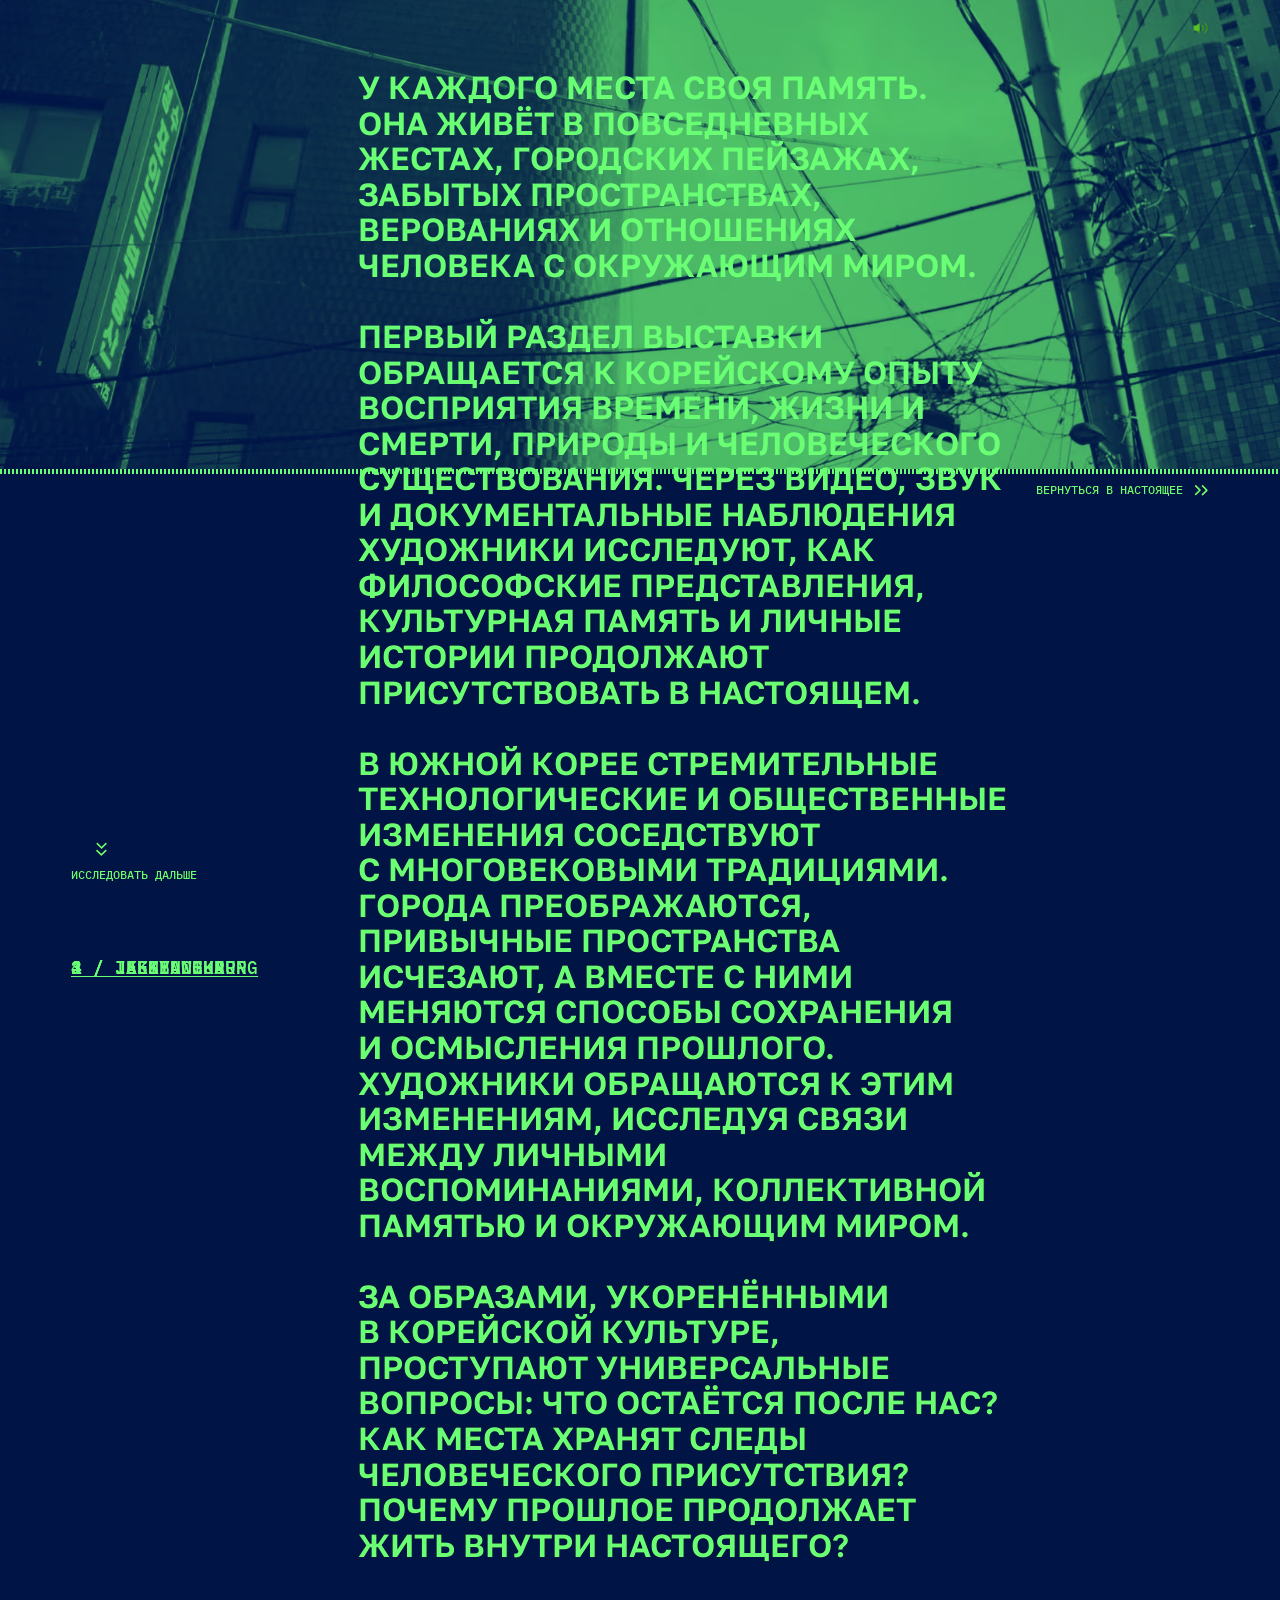
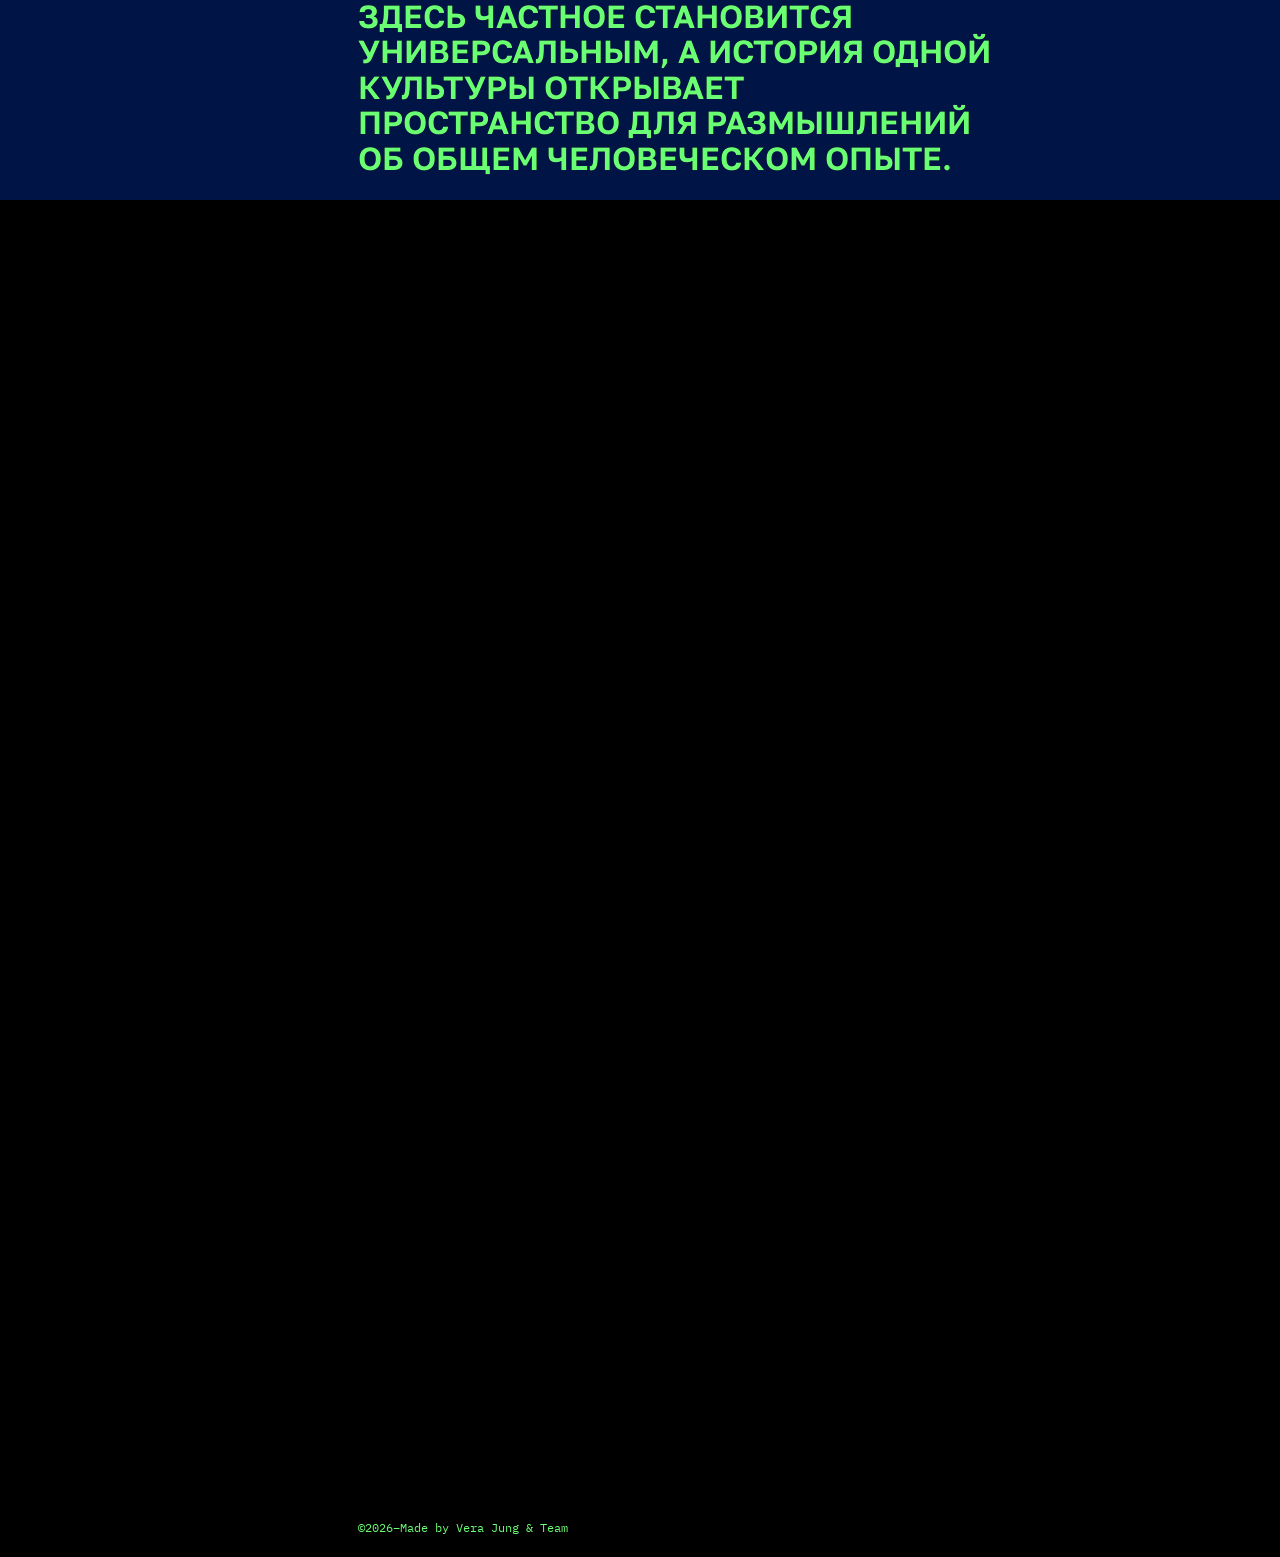
<file: past/index.html>
<!DOCTYPE html><html lang="ru" data-seam-zone="past"><head><meta charset="utf-8"><meta name="viewport" content="width=device-width, initial-scale=1, viewport-fit=cover"><title>Прошлое — Южная Корея: одно лето, два сезона</title><meta name="description" content="Первая часть выставки: корейский опыт времени, памяти и места."><meta name="robots" content="noindex, nofollow"><!-- Превью ссылки (Telegram, WhatsApp, VK): главная после первого свайпа: синий экран с названием и трава с текстом о выставке.
         public/og.jpg снят со сборки: scripts/og-shot.mjs, окно 1200 × 630, ×2, прокрутка 318. --><meta property="og:type" content="website"><meta property="og:site_name" content="Южная Корея: одно лето, два сезона"><meta property="og:title" content="Прошлое — Южная Корея: одно лето, два сезона"><meta property="og:description" content="Первая часть выставки: корейский опыт времени, памяти и места."><meta property="og:url" content="https://onesummertwoseasons.com/past/"><meta property="og:image" content="https://onesummertwoseasons.com/og.jpg"><meta property="og:image:width" content="1200"><meta property="og:image:height" content="630"><meta property="og:image:alt" content="«Одно лето, два сезона» на синем, ниже трава и текст о выставке"><meta property="og:locale" content="ru_RU"><meta name="twitter:card" content="summary_large_image"><meta name="theme-color" content="#001446"><!-- Иконка — цикада с курсора (scripts/favicon.ts): SVG там, где умеют; ICO — Safari и старым; 180 px — iPhone. --><link rel="icon" href="/favicon.ico" sizes="32x32"><link rel="icon" type="image/svg+xml" href="/favicon.svg"><link rel="apple-touch-icon" href="/apple-touch-icon.png"><link rel="preload" href="/_astro/gearz-700.CaReemaM.woff2" as="font" type="font/woff2" crossorigin><link rel="preload" href="/_astro/ibm-plex-mono-500.CHUWY8Q9.woff2" as="font" type="font/woff2" crossorigin><link rel="preload" href="/_astro/golos-text-600.CBOSDxhW.woff2" as="font" type="font/woff2" crossorigin><!-- Масштаб страницы на телефоне, окно Chrome на iPad после поворота и режим звука — до первого кадра. --><script>
  (() => {
    const root = document.documentElement;
    const phone = matchMedia('(hover: none) and (pointer: coarse)').matches && Math.min(screen.width, screen.height) < 600;
    const apply = () => {
      if (!phone) return;
      const landscape = matchMedia('(orientation: landscape)').matches;
      const width = landscape ? Math.max(screen.width, screen.height) : Math.min(screen.width, screen.height);
      const zoom = width / root.clientWidth;
      // И уменьшение; но только пока окно по ту же сторону от 768, что при 100 %, — иначе раскладка сменилась бы
      // (телефон ↔ планшет: Safari 50 % на 393 — окно 786; телефон боком при 125 % — 682 вместо 852).
      const same = width < 768 === root.clientWidth < 768;
      const on = same && Math.abs(zoom - 1) > 0.02 && zoom > 0.25 && zoom < 4;
      root.style.setProperty('--iz', on ? String(1 / zoom) : '1');
      root.toggleAttribute('data-zoom', on);
      root.toggleAttribute('data-w-narrow', on && width < 392);
      root.toggleAttribute('data-w-wide', on && width >= 424);
    };
    apply();
    addEventListener('resize', apply);
    document.addEventListener('astro:after-swap', apply);
  })();
</script><script>
  (() => {
    if (!/\bCriOS\//.test(navigator.userAgent)) return;
    const root = document.documentElement;
    const BASE = 'width=device-width, initial-scale=1, viewport-fit=cover';
    let forced = 0; // ширина окна числом; 0 — как в Base.astro
    let forcedH = 0;
    const landscape = () =>
      screen.orientation ? screen.orientation.type.startsWith('landscape') : Math.abs(Number(window.orientation) || 0) === 90;
    const apply = () => {
      const meta = document.querySelector('meta[name="viewport"]');
      if (!meta) return;
      const long = Math.max(screen.width, screen.height);
      const short = Math.min(screen.width, screen.height);
      const want = landscape() ? long : short;
      const stuck = Math.abs(root.clientWidth - (want === long ? short : long)) <= 2 && Math.abs(root.clientHeight - innerHeight) > 120;
      if (forced && Math.abs(forced - want) > 2) forced = 0; // повернули обратно
      if (!forced && stuck) {
        forced = want;
        forcedH = Math.round(innerHeight);
      }
      // height — чтобы окно не вышло «портретным» (без него 1180 × 1499, и правила (orientation: portrait) сработали бы).
      const content = forced ? `width=${forced}, height=${forcedH}, initial-scale=1, viewport-fit=cover` : BASE;
      if (meta.content !== content) meta.content = content;
      if (forced) {
        // Увеличено пальцами — видимая высота меньше; страницу под неё не пересчитываем.
        if (Math.abs((window.visualViewport?.scale ?? 1) - 1) < 0.01) root.style.setProperty('--vp-h', `${Math.round(innerHeight)}px`);
        root.setAttribute('data-vp-fix', '');
      } else {
        root.removeAttribute('data-vp-fix');
        root.style.removeProperty('--vp-h');
      }
    };
    apply();
    addEventListener('resize', apply);
    addEventListener('orientationchange', apply);
    screen.orientation?.addEventListener('change', apply);
    window.visualViewport?.addEventListener('resize', apply);
    document.addEventListener('astro:after-swap', apply);
  })();
</script><script>
  try {
    // До 30.10 выбор помнился насовсем (localStorage) — старое «выкл» больше не действует.
    localStorage.removeItem('sound');
    document.documentElement.dataset.sound = sessionStorage.getItem('sound') === 'off' ? 'off' : 'on';
  } catch {
    document.documentElement.dataset.sound = 'on';
  }
</script><!-- «Назад» внутри страницы — раньше роутера. --><script>
  addEventListener('popstate', (e) => {
    if (window.__samePageTraverse?.(e)) e.stopImmediatePropagation();
  });
</script><meta name="astro-view-transitions-enabled" content="true"><meta name="astro-view-transitions-fallback" content="animate"><script type="module" src="/_astro/ClientRouter.astro_astro_type_script_index_0_lang.CKq7OsbX.js"></script><link rel="stylesheet" href="/_astro/Base.Du0bXrSO.css"><style>.arrows[data-astro-cid-kiwqmdzd][data-dir=right]{--run:1}.arrows[data-astro-cid-kiwqmdzd][data-dir=left]{--run:-1}.arrows[data-astro-cid-kiwqmdzd][data-dir=down]{--fall:1;transform-origin:50.2% 53.7%}@media (prefers-reduced-motion:no-preference){.chevron[data-astro-cid-kiwqmdzd]{transition:transform var(--dur-base) var(--ease-out)}.arrows[data-astro-cid-kiwqmdzd][data-on] .chevron[data-astro-cid-kiwqmdzd]{transform:translate(calc(var(--run,0) * (.2em + var(--i) * .35em)), calc(var(--fall,0) * (.2em + var(--i) * .35em)));transition:transform var(--dur-slow) var(--ease-out) calc((1 - var(--i)) * var(--stagger))}}
.zone[data-astro-cid-hlk5r5k3]{position:relative}.zone-text[data-astro-cid-hlk5r5k3] p[data-astro-cid-hlk5r5k3]+p[data-astro-cid-hlk5r5k3]{margin-block-start:1lh}.zone[data-astro-cid-hlk5r5k3]{--copy-h:calc(var(--spacing-edge) + .698 * var(--text-body) + 23.32 * var(--u) + env(safe-area-inset-bottom,0px))}.zone-copy[data-astro-cid-hlk5r5k3]{block-size:var(--copy-h);padding-block-start:var(--spacing-edge);position:relative}.zone-photo[data-astro-cid-hlk5r5k3]{background-size:cover;inset:0}.zone-strip[data-astro-cid-hlk5r5k3]{block-size:var(--seam-photo,calc(528.05 * max(var(--u), 1024px / 1440 * var(--iz,1))))}[data-astro-cid-hlk5r5k3][data-zone=past] .zone-photo[data-astro-cid-hlk5r5k3]{background-position:50% 76.9%;inset-inline-start:calc(-4.51 * max(var(--u), 1024px / 1440 * var(--iz,1)))}[data-astro-cid-hlk5r5k3][data-zone=past] .zone-photo[data-astro-cid-hlk5r5k3] .zone-img{object-position:50% 76.9%}[data-astro-cid-hlk5r5k3][data-zone=past] .zone-strip[data-astro-cid-hlk5r5k3]{background:var(--color-night)}[data-astro-cid-hlk5r5k3][data-zone=past] .zone-photo[data-astro-cid-hlk5r5k3]{opacity:.8}[data-astro-cid-hlk5r5k3][data-zone=future] .zone-photo[data-astro-cid-hlk5r5k3]{background-position:50% 58.43%;inset-inline-start:calc(-2.28 * max(var(--u), 1024px / 1440 * var(--iz,1)))}[data-astro-cid-hlk5r5k3][data-zone=future] .zone-photo[data-astro-cid-hlk5r5k3] .zone-img{object-position:50% 58.43%}.zone-back[data-astro-cid-hlk5r5k3]{justify-self:end}.zone-works[data-astro-cid-hlk5r5k3]{pointer-events:none}.works-frame[data-astro-cid-hlk5r5k3]{position:absolute;overflow:hidden}.work[data-astro-cid-hlk5r5k3]{transition:transform var(--dur-slow) var(--ease-out);position:absolute;inset:0;transform:translateY(100%)}.work[data-astro-cid-hlk5r5k3][data-state=in]{transform:none}.works-name[data-astro-cid-hlk5r5k3]{margin-block-end:-.25em;padding-block-end:.25em;display:grid;overflow:hidden}.name[data-astro-cid-hlk5r5k3]{transition:transform var(--dur-slow) var(--ease-out);grid-area:1/1;transform:translateY(110%)}.name[data-astro-cid-hlk5r5k3][data-state=in]{transform:none}.name[data-astro-cid-hlk5r5k3][data-state=above]{transform:translateY(-110%)}@media (prefers-reduced-motion:reduce){.work[data-astro-cid-hlk5r5k3],.name[data-astro-cid-hlk5r5k3],.name[data-astro-cid-hlk5r5k3][data-state=above]{opacity:0;transition:opacity var(--dur-fast) var(--ease-out);transform:none}.work[data-astro-cid-hlk5r5k3][data-state=in],.name[data-astro-cid-hlk5r5k3][data-state=in]{opacity:1}}@supports (animation-timeline:scroll()){@media (prefers-reduced-motion:no-preference){[data-astro-cid-hlk5r5k3][data-scrub] .work[data-astro-cid-hlk5r5k3],[data-astro-cid-hlk5r5k3][data-scrub] .name[data-astro-cid-hlk5r5k3]{transition:none;animation-timing-function:linear;animation-fill-mode:both;animation-timeline:--page;transform:none}[data-astro-cid-hlk5r5k3][data-scrub] .work[data-astro-cid-hlk5r5k3]{animation-name:work-rise}}}@keyframes work-rise{0%{translate:0 100%}to{translate:0}}@keyframes name-in{0%{translate:0 110%}to{translate:0}}@keyframes name-out{0%{transform:none}to{transform:translateY(-110%)}}@media (width<64rem),(width>=64rem) and (orientation:portrait) and (not ((hover:hover) and (pointer:fine))){.zone-paper[data-astro-cid-hlk5r5k3],.zone-green[data-astro-cid-hlk5r5k3],.zone-night[data-astro-cid-hlk5r5k3],.zone-text-copy[data-astro-cid-hlk5r5k3],.works-green[data-astro-cid-hlk5r5k3],.works-tint[data-astro-cid-hlk5r5k3]{display:none}.zone-back-track[data-astro-cid-hlk5r5k3]{padding-block-start:calc(6.66 * var(--u))}.zone-back[data-astro-cid-hlk5r5k3]{grid-column:1/-1}.zone-text-main[data-astro-cid-hlk5r5k3]{padding-block-start:var(--spacing-edge-lg)}}@media (width<48rem){.zone[data-astro-cid-hlk5r5k3]{--zone-lead:var(--text-prose);--zone-zp:calc(var(--zone-lead) / 36);--zone-strip-h:var(--seam-photo,calc(528.05 * max(var(--u), 1024px / 1440 * var(--iz,1))));--zone-over:calc(11 * 40 / 36 * var(--zone-lead));--zone-top:calc(var(--zone-strip-h) - var(--zone-over))}@supports (inline-size:round(down, 10px, 3px)){.zone[data-astro-cid-hlk5r5k3]{--zone-top:calc(2 * var(--spacing-edge) + max(0px, var(--header-h,0px) - max(calc(20 * var(--u)), env(safe-area-inset-top)) - var(--text-meta) * var(--text-meta--line-height)));--zone-over:round(down, var(--zone-strip-h) - var(--zone-top), calc(var(--zone-lead) * 40 / 36))}}.zone[data-astro-cid-hlk5r5k3][data-zone=past]{--ph-w:1444.5;--ph-h:957.7;--ph-cx:775.01;--ph-cy:633.93}.zone[data-astro-cid-hlk5r5k3][data-zone=future]{--ph-w:1442.28;--ph-h:1273.99;--ph-cx:775.53;--ph-cy:739.38}.zone-prose[data-astro-cid-hlk5r5k3]{font-size:var(--zone-lead);line-height:var(--text-lead--line-height)}.zone-strip[data-astro-cid-hlk5r5k3]{overflow-x:clip}.zone[data-astro-cid-hlk5r5k3][data-zone] .zone-photo[data-astro-cid-hlk5r5k3]{inline-size:calc(var(--ph-w) * var(--zone-zp));block-size:calc(var(--ph-h) * var(--zone-zp));inset-block-start:min(0px, var(--zone-top) + var(--zone-over) / 2 - var(--ph-cy) * var(--zone-zp));inset-block-end:auto;inset-inline-start:calc(50% - var(--ph-cx) * var(--zone-zp));inset-inline-end:auto}}@media (48rem<=width<64rem) and (height>=37.5rem){.zone-prose[data-astro-cid-hlk5r5k3]{font-size:calc(((100vw - 2 * var(--spacing-margin) - 7 * var(--spacing-gutter)) * 6 / 8 + 5 * var(--spacing-gutter)) * 36 / 743)}}@media (48rem<=width<64rem),(width>=64rem) and (orientation:portrait) and (not ((hover:hover) and (pointer:fine))){.zone[data-astro-cid-hlk5r5k3]{--zone-lead:var(--text-lead);--zone-strip-h:var(--seam-photo,calc(528.05 * max(var(--u), 1024px / 1440 * var(--iz,1))));--zone-top:calc(2 * var(--spacing-edge));--zone-over:0px}@media (width<64rem) and (height>=37.5rem){.zone[data-astro-cid-hlk5r5k3]{--zone-lead:calc(((100vw - 2 * var(--spacing-margin) - 7 * var(--spacing-gutter)) * 6 / 8 + 5 * var(--spacing-gutter)) * 36 / 743)}}@supports (inline-size:round(down, 10px, 3px)){.zone[data-astro-cid-hlk5r5k3]{--zone-over:round(down, var(--zone-strip-h) - var(--zone-top), calc(var(--zone-lead) * 40 / 36))}}}@media (width<64rem),(width>=64rem) and (orientation:portrait) and (not ((hover:hover) and (pointer:fine))){.zone-text-copy[data-astro-cid-hlk5r5k3]{block-size:100%;clip-path:inset(0 0 calc(100% - var(--zone-top) - var(--zone-over)) 0);color:var(--zone-ink);mix-blend-mode:normal;user-select:none;padding-block-start:var(--zone-top);display:grid;position:absolute;inset-block-start:0;inset-inline:0;overflow:clip}.zone-text-main[data-astro-cid-hlk5r5k3]{clip-path:inset(calc(var(--spacing-edge-lg) + var(--zone-over)) 0 0 0);margin-block-start:calc(-1 * var(--zone-over))}}.zone-works[data-astro-cid-hlk5r5k3]{view-timeline:--works-view block}@media (width<64rem),(width>=64rem) and (orientation:portrait) and (not ((hover:hover) and (pointer:fine))){.zone-works[data-astro-cid-hlk5r5k3]{--frame-top:calc(var(--spacing-edge) + 3.5rem);--works-seg:calc(var(--screen) - var(--frame-top));block-size:calc(var(--screen) + (var(--works) - 1) * var(--works-seg));position:relative}.works-under[data-astro-cid-hlk5r5k3],.works-over[data-astro-cid-hlk5r5k3]{block-size:var(--screen);position:sticky;inset-block-start:0}.works-over[data-astro-cid-hlk5r5k3]{pointer-events:none;margin-block-start:calc(-1 * var(--screen))}.works-names[data-astro-cid-hlk5r5k3]{padding-block-start:var(--spacing-edge)}.works-frame[data-astro-cid-hlk5r5k3]{inset-block:var(--frame-top) 0;inset-inline:0}.work[data-astro-cid-hlk5r5k3]{overflow:hidden}}@media (48rem<=width<64rem),(width>=64rem) and (orientation:portrait) and (not ((hover:hover) and (pointer:fine))){.zone-back[data-astro-cid-hlk5r5k3]{grid-column:6/-1}.zone-works[data-astro-cid-hlk5r5k3]{--frame-top:var(--spacing-edge)}.works-frame[data-astro-cid-hlk5r5k3]{inset-inline-start:calc(max(0px, (100% - var(--frame)) / 2) + var(--spacing-margin) + 2 * (min(100%, var(--frame)) - 2 * var(--spacing-margin) + var(--spacing-gutter)) / 8)}}.works-back[data-astro-cid-hlk5r5k3]{display:none}@media (width<64rem),(width>=64rem) and (orientation:portrait) and (not ((hover:hover) and (pointer:fine))){.works-back[data-astro-cid-hlk5r5k3]{block-size:calc(var(--text-title) * var(--text-title--line-height));justify-content:flex-end;align-items:center;padding-inline-end:calc(var(--spacing-margin) + 17 / 12 * var(--text-menu) + var(--spacing-gutter));display:flex;position:absolute;inset-block-start:var(--spacing-edge);inset-inline:0}.works-back-clip[data-astro-cid-hlk5r5k3]{margin-block-end:-.25em;margin-inline:-.2em;padding-block-end:.25em;padding-inline:.2em;overflow:hidden}.works-back-link[data-astro-cid-hlk5r5k3]{pointer-events:auto}}@media (width<48rem){.zone-works[data-astro-cid-hlk5r5k3]{--name-size:var(--text-event)}.works-name[data-astro-cid-hlk5r5k3]{font-size:var(--name-size)}.works-back[data-astro-cid-hlk5r5k3]{block-size:calc(var(--name-size) * var(--text-title--line-height));container-type:inline-size}}@container (width<26em){.works-back-body[data-astro-cid-hlk5r5k3]>.trim-cap[data-astro-cid-hlk5r5k3]{white-space:normal;inline-size:min-content;line-height:var(--text-meta--line-height);text-align:end}[data-astro-cid-hlk5r5k3][data-zone=future] .works-back-body[data-astro-cid-hlk5r5k3]>.trim-cap[data-astro-cid-hlk5r5k3]{text-align:start}.works-back-clip[data-astro-cid-hlk5r5k3]{margin-block-start:-1lh;padding-block-start:1lh}}@container (width<20.5em){.works-back-link[data-astro-cid-hlk5r5k3]{display:none}}@media (48rem<=width<64rem),(width>=64rem) and (orientation:portrait) and (not ((hover:hover) and (pointer:fine))){.works-back-link[data-astro-cid-hlk5r5k3]{color:var(--color-negative);mix-blend-mode:difference}}@supports (animation-timeline:view()){@media (width<64rem) and (prefers-reduced-motion:no-preference),(width>=64rem) and (orientation:portrait) and (not ((hover:hover) and (pointer:fine))) and (prefers-reduced-motion:no-preference){.works-back-link[data-astro-cid-hlk5r5k3],.works-back-body[data-astro-cid-hlk5r5k3]{animation-timing-function:linear;animation-fill-mode:both;animation-timeline:--works-view;animation-range:contain calc(0% - .15 * var(--screen)) contain 0%}.works-back-link[data-astro-cid-hlk5r5k3]{animation-name:back-hit}.works-back-body[data-astro-cid-hlk5r5k3]{animation-name:back-rise}}}@keyframes back-hit{0%{visibility:hidden}to{visibility:visible}}@supports (animation-timeline:view()) and (timeline-scope:--works-view){@media (width<64rem) and (prefers-reduced-motion:no-preference),(width>=64rem) and (orientation:portrait) and (not ((hover:hover) and (pointer:fine))) and (prefers-reduced-motion:no-preference){body:has(.zone-works){timeline-scope:--works-view}.sound-corner{--row-h:calc(var(--text-title) * var(--text-title--line-height));animation-name:sound-to-row;animation-timing-function:linear;animation-fill-mode:both;animation-timeline:--works-view;animation-range:contain calc(0% - .15 * var(--screen)) contain 0%}}@media (width<48rem) and (prefers-reduced-motion:no-preference){.sound-corner{--row-h:calc(var(--text-event) * var(--text-title--line-height))}}}@keyframes sound-to-row{to{translate:0 calc(var(--spacing-edge) + var(--row-h) / 2 - var(--corner-top) - 8.03 / 12 * var(--text-menu))}}@keyframes back-rise{0%{translate:0 120%}to{translate:0}}.works-mark[data-astro-cid-hlk5r5k3]{display:none}@media (width<64rem),(width>=64rem) and (orientation:portrait) and (not ((hover:hover) and (pointer:fine))){.work[data-astro-cid-hlk5r5k3],.name[data-astro-cid-hlk5r5k3]{--in:contain calc((var(--k) - 1) * 100% / (var(--works) - 1)) contain calc(var(--k) * 100% / (var(--works) - 1));--out:contain calc(var(--k) * 100% / (var(--works) - 1)) contain calc((var(--k) + 1) * 100% / (var(--works) - 1));--name-in:contain calc((var(--k) - .45) * 100% / (var(--works) - 1)) contain calc(var(--k) * 100% / (var(--works) - 1));--name-out:contain calc((var(--k) + .55) * 100% / (var(--works) - 1)) contain calc((var(--k) + 1) * 100% / (var(--works) - 1))}}@supports (animation-timeline:view()){@media (width<64rem) and (prefers-reduced-motion:no-preference),(width>=64rem) and (orientation:portrait) and (not ((hover:hover) and (pointer:fine))) and (prefers-reduced-motion:no-preference){[data-astro-cid-hlk5r5k3][data-scrub] .work[data-astro-cid-hlk5r5k3],[data-astro-cid-hlk5r5k3][data-scrub] .name[data-astro-cid-hlk5r5k3]{animation-timeline:--works-view}[data-astro-cid-hlk5r5k3][data-scrub] .work[data-astro-cid-hlk5r5k3]:first-child{animation-name:work-push;animation-range:var(--out)}[data-astro-cid-hlk5r5k3][data-scrub] .work[data-astro-cid-hlk5r5k3]:not(:first-child,:last-child){animation-name:work-in,work-push;animation-range:var(--in), var(--out)}[data-astro-cid-hlk5r5k3][data-scrub] .work[data-astro-cid-hlk5r5k3]:last-child{animation-name:work-in;animation-range:var(--in)}[data-astro-cid-hlk5r5k3][data-scrub] .work[data-astro-cid-hlk5r5k3]:not(:first-child) picture{animation-name:work-inner;animation-timing-function:linear;animation-fill-mode:both;animation-timeline:--works-view;animation-range:var(--in)}[data-astro-cid-hlk5r5k3][data-scrub] .name[data-astro-cid-hlk5r5k3]:first-child{animation-name:name-out;animation-range:var(--name-out)}[data-astro-cid-hlk5r5k3][data-scrub] .name[data-astro-cid-hlk5r5k3]:not(:first-child,:last-child){animation-name:name-in,name-out;animation-range:var(--name-in), var(--name-out)}[data-astro-cid-hlk5r5k3][data-scrub] .name[data-astro-cid-hlk5r5k3]:last-child{animation-name:name-in;animation-range:var(--name-in)}}@media (48rem<=width<64rem) and (prefers-reduced-motion:no-preference),(width>=64rem) and (orientation:portrait) and (not ((hover:hover) and (pointer:fine))) and (prefers-reduced-motion:no-preference){[data-astro-cid-hlk5r5k3][data-scrub] .name[data-astro-cid-hlk5r5k3]:first-child{animation-name:name-in,name-out;animation-range:contain calc(0% - .15 * var(--screen)) contain 0%, var(--name-out)}}}@keyframes work-in{0%{translate:0 calc(100% + 2px)}to{translate:0}}@keyframes work-push{to{transform:translateY(-18%)}}@keyframes work-inner{0%{translate:0 -55%}to{translate:0}}@media not ((hover:hover) and (pointer:fine)){@media (width<64rem),(width>=64rem) and (orientation:portrait) and (not ((hover:hover) and (pointer:fine))){.zone[data-astro-cid-hlk5r5k3]{background:var(--zone-bg)}.works-mark[data-astro-cid-hlk5r5k3]{pointer-events:none;block-size:1px;inline-size:1px;display:block;position:absolute;inset-block-start:calc(var(--k) * var(--works-seg));inset-inline-start:0}}}@supports (animation-timeline:scroll()){@media (not ((hover:hover) and (pointer:fine))) and (width<64rem) and (prefers-reduced-motion:no-preference),(width>=64rem) and (orientation:portrait) and (not ((hover:hover) and (pointer:fine))) and (prefers-reduced-motion:no-preference){html[data-depth] .zone-strip[data-astro-cid-hlk5r5k3]{clip-path:inset(-100lvh 0 0)}html[data-depth] .zone-photo[data-astro-cid-hlk5r5k3]{animation-name:depth-lag;animation-timing-function:linear;animation-fill-mode:both;animation-timeline:--page;animation-range:0 calc(528.05 * max(var(--u), 1024px / 1440 * var(--iz,1)))}}}@keyframes depth-lag{to{translate:0 35%}}@media (width<48rem){.zone-explore[data-astro-cid-hlk5r5k3]{padding-block:var(--spacing-edge-lg)}}@media (width>=48rem){.zone-explore[data-astro-cid-hlk5r5k3]{pointer-events:none;flex-direction:column;justify-content:flex-end;padding-block-end:var(--label-anchor);display:flex;position:absolute;inset:0}.zone-explore-link[data-astro-cid-hlk5r5k3]{z-index:1;pointer-events:auto;align-self:flex-start;position:sticky;inset-block-end:var(--label-anchor)}@supports (animation-timeline:scroll()){.zone-explore-link[data-astro-cid-hlk5r5k3] .arrows{animation-name:arrows-up;animation-timing-function:linear;animation-fill-mode:both;animation-timeline:--page;animation-range:calc(100% - .2 * var(--screen) - var(--copy-h)) calc(100% - .05 * var(--screen) - var(--copy-h))}@media (prefers-reduced-motion:reduce){.zone-explore-link[data-astro-cid-hlk5r5k3] .arrows{animation-timing-function:steps(2,jump-none)}}}}@media (width>=64rem) and (not ((orientation:portrait) and (not ((hover:hover) and (pointer:fine))))){.zone[data-astro-cid-hlk5r5k3]{min-block-size:calc(2 * var(--screen) + var(--works-range,calc((var(--works) - var(--works-rise)) * var(--works-step) * var(--screen))))}.zone-paper[data-astro-cid-hlk5r5k3]{background:var(--color-negative);position:absolute;inset:0}[data-astro-cid-hlk5r5k3][data-zone=past] .zone-paper[data-astro-cid-hlk5r5k3]{background:var(--color-ink)}.zone-strip[data-astro-cid-hlk5r5k3]{position:absolute;inset-block-start:0;inset-inline:0}.zone-seam[data-astro-cid-hlk5r5k3]{z-index:2;position:absolute;inset-block-start:calc(528.05 * var(--u));inset-inline:0}[data-astro-cid-hlk5r5k3][data-zone=past] .zone-seam[data-astro-cid-hlk5r5k3]{z-index:3}.zone-green[data-astro-cid-hlk5r5k3],.works-tint[data-astro-cid-hlk5r5k3],.works-over[data-astro-cid-hlk5r5k3]{z-index:2;mix-blend-mode:multiply;pointer-events:none}.zone-green[data-astro-cid-hlk5r5k3],.works-green[data-astro-cid-hlk5r5k3]{background:var(--color-summer)}.zone-night[data-astro-cid-hlk5r5k3]{z-index:2;mix-blend-mode:lighten;pointer-events:none;background:var(--color-night)}[data-astro-cid-hlk5r5k3][data-zone=past] .works-over[data-astro-cid-hlk5r5k3]{mix-blend-mode:lighten}[data-astro-cid-hlk5r5k3][data-zone=past] .works-over[data-astro-cid-hlk5r5k3] .works-green[data-astro-cid-hlk5r5k3],[data-astro-cid-hlk5r5k3][data-zone=past] .works-over[data-astro-cid-hlk5r5k3] .works-curtain-panel[data-astro-cid-hlk5r5k3]{background:var(--color-night)}.zone-green-first[data-astro-cid-hlk5r5k3],.zone-night-first[data-astro-cid-hlk5r5k3]{block-size:calc(var(--screen) - 528.05 * var(--u));position:absolute;inset-block-start:calc(528.05 * var(--u));inset-inline:0}.zone-text[data-astro-cid-hlk5r5k3]{padding-block:calc(79 * var(--u)) calc(var(--screen) - 528.05 * var(--u));color:var(--color-negative);mix-blend-mode:difference}.zone-text-main[data-astro-cid-hlk5r5k3]{z-index:1;pointer-events:none;position:relative}@supports (animation-timeline:scroll()){@media (prefers-reduced-motion:no-preference){.zone[data-astro-cid-hlk5r5k3][data-lag] .zone-text-main[data-astro-cid-hlk5r5k3]{animation-name:text-lag;animation-timing-function:linear;animation-fill-mode:both;animation-timeline:--page}}}@keyframes text-lag{0%{animation-timing-function:cubic-bezier(.3333,0,.6667,.3333);translate:0}20%{translate:0 var(--text-lag-ramp,0px)}to{translate:0 var(--text-lag,0px)}}.zone-text-main[data-astro-cid-hlk5r5k3]>div[data-astro-cid-hlk5r5k3]{pointer-events:auto}[data-astro-cid-hlk5r5k3][data-zone=past] .zone-text[data-astro-cid-hlk5r5k3]>div[data-astro-cid-hlk5r5k3]{max-inline-size:calc(736 * var(--u))}[data-astro-cid-hlk5r5k3][data-zone=future] .zone-text[data-astro-cid-hlk5r5k3]>div[data-astro-cid-hlk5r5k3]{max-inline-size:calc(741.5 * var(--u))}.zone-text-copy[data-astro-cid-hlk5r5k3]{color:var(--zone-ink);mix-blend-mode:normal;user-select:none;position:absolute;inset-block-start:0;inset-inline:0}.zone-text-main[data-astro-cid-hlk5r5k3] [data-astro-cid-hlk5r5k3]::selection{background:var(--color-selection-negative);color:var(--color-ink)}[data-astro-cid-hlk5r5k3][data-zone=past] .zone-text-main[data-astro-cid-hlk5r5k3] [data-astro-cid-hlk5r5k3]::selection{background:var(--color-negative)}.zone-back-track[data-astro-cid-hlk5r5k3]{inset-block:calc((528.05 + 11.66) * var(--u)) 0;pointer-events:none;position:absolute;inset-inline:0}.zone-back[data-astro-cid-hlk5r5k3]{z-index:1;color:var(--color-negative);mix-blend-mode:difference;pointer-events:auto;grid-column:11/-1;align-self:start;position:sticky;inset-block-start:calc((528.05 + 11.66) * var(--u))}[data-astro-cid-hlk5r5k3][data-zone=past] .zone-explore-link[data-astro-cid-hlk5r5k3]{color:var(--color-negative)}@supports (animation-timeline:scroll()){.zone-back[data-astro-cid-hlk5r5k3]{animation-name:back-to-works;animation-timing-function:linear;animation-fill-mode:both;animation-timeline:--page;animation-range:calc(var(--screen) - 528.05 * var(--u)) var(--screen)}}@keyframes back-to-works{to{translate:calc(-17 / 12 * var(--text-menu) - var(--spacing-gutter)) calc(max(20px, 20 * var(--scale)) - 2.35 / 12 * var(--text-menu) - (528.05 + 11.66) * var(--u))}}.zone-works[data-astro-cid-hlk5r5k3]{inset-block:var(--screen) 0;display:grid;position:absolute;inset-inline:0}.works-under[data-astro-cid-hlk5r5k3],.works-tint[data-astro-cid-hlk5r5k3],.works-over[data-astro-cid-hlk5r5k3]{block-size:var(--screen);grid-area:1/1;align-self:start;position:sticky;inset-block-start:0}.zone-works[data-astro-cid-hlk5r5k3]{--image-start:calc(max(0px, (100% - var(--frame)) / 2) + var(--spacing-margin) + 8 * (min(100%, var(--frame)) - 2 * var(--spacing-margin) + var(--spacing-gutter)) / 12 - var(--spacing-gutter) - var(--image-shift,0px))}[data-astro-cid-hlk5r5k3][data-zone=past] .zone-works[data-astro-cid-hlk5r5k3]{--image-shift:calc(9 * var(--u))}.works-frame[data-astro-cid-hlk5r5k3]{inset-block:0;inset-inline:var(--image-start) 0}.works-green[data-astro-cid-hlk5r5k3]{inline-size:var(--image-start);position:absolute;inset-block:0;inset-inline-start:0}.works-curtain[data-astro-cid-hlk5r5k3]{inset-block:0;inset-inline:var(--image-start) 0;display:none;position:absolute;overflow:hidden}.works-curtain-panel[data-astro-cid-hlk5r5k3]{background:var(--color-summer);position:absolute;inset:0 0 -1px}@supports (animation-timeline:scroll()){@media (prefers-reduced-motion:no-preference){[data-astro-cid-hlk5r5k3][data-scrub] .works-curtain[data-astro-cid-hlk5r5k3]{display:block}[data-astro-cid-hlk5r5k3][data-scrub] .works-curtain-panel[data-astro-cid-hlk5r5k3]{animation-name:curtain-up;animation-timing-function:linear;animation-fill-mode:both;animation-timeline:--page}}}@keyframes curtain-up{to{translate:0 -100%}}.works-names[data-astro-cid-hlk5r5k3]{position:absolute;inset-block-start:calc(62.94 * var(--u));inset-inline:0}.zone[data-astro-cid-hlk5r5k3]{--copy-h:0px}.zone-copy[data-astro-cid-hlk5r5k3]{z-index:3;block-size:auto;color:var(--zone-ink);padding-block:0;position:absolute;inset-block-end:calc(23.6 * var(--u));inset-inline:0}}
</style></head><body><!-- Загрузка «лето прогружается ...» (шаг 12) — первой в <body>, чтобы метка встала до первого кадра. --><div class="loader" aria-hidden="true" data-astro-cid-tfd3xvz2><div class="loader-strip" data-astro-cid-tfd3xvz2><div class="frame grid h-full grid-cols-4 items-center gap-x-gutter md:grid-cols-8 lg:grid-cols-12" data-astro-cid-tfd3xvz2><p class="col-span-full whitespace-nowrap lg:col-start-4" data-astro-cid-tfd3xvz2>лето прогружается&nbsp;<span class="loader-dots" data-astro-cid-tfd3xvz2><span data-astro-cid-tfd3xvz2>.</span><span data-astro-cid-tfd3xvz2>.</span><span data-astro-cid-tfd3xvz2>.</span></span></p></div></div></div><script>
  (() => {
    const root = document.documentElement;
    // Документ уже разобран — скрипт запустил ClientRouter при переходе внутри сайта (первой была страница без
    // загрузки: 404, /proposals, /styleguide). Загрузка только на входе.
    if (document.readyState !== 'loading') return;
    if (document.prerendering || location.hash.startsWith('#seam=')) return;
    if (performance.getEntriesByType('navigation')[0]?.type === 'back_forward') return;
    try {
      if (sessionStorage.getItem('summer-loaded')) return;
      sessionStorage.setItem('summer-loaded', '1');
    } catch {}
    root.dataset.loading = '';

    const MIN = 1000; // один круг точек
    const MAX = 3000;
    const start = performance.now();

    // Страница под загрузкой стоит.
    const KEYS = new Set([' ', 'PageDown', 'PageUp', 'Home', 'End', 'ArrowDown', 'ArrowUp', 'ArrowLeft', 'ArrowRight']);
    const hold = (e) => {
      if (e.type === 'keydown' && !KEYS.has(e.key)) return;
      e.preventDefault();
      e.stopImmediatePropagation();
    };
    const EVENTS = ['wheel', 'touchmove', 'keydown'];
    const opts = { capture: true, passive: false };
    for (const type of EVENTS) addEventListener(type, hold, opts);

    // Шрифты и картинки первого экрана. Замер раскладки до document.fonts.ready — чтобы шрифты уже были запрошены.
    const ready = new Promise((r) => document.addEventListener('DOMContentLoaded', r, { once: true })).then(() => {
      const first = [...document.images].filter((img) => {
        const b = img.getBoundingClientRect();
        return !img.complete && b.width > 0 && b.bottom > 0 && b.top < innerHeight;
      });
      return Promise.all([document.fonts.ready, ...first.map((img) => img.decode().catch(() => {}))]);
    });

    Promise.race([ready, new Promise((r) => setTimeout(r, MAX))])
      .then(() => new Promise((r) => setTimeout(r, MIN - (performance.now() - start))))
      .then(() => {
        const loader = document.querySelector('.loader');
        let finished = false;
        const done = () => {
          if (finished) return;
          finished = true;
          delete root.dataset.loading;
          delete root.dataset.loadingOut;
          for (const type of EVENTS) removeEventListener(type, hold, opts);
        };
        // Уехала — слой убираем.
        loader.addEventListener('transitionend', (e) => e.target === loader && done());
        setTimeout(done, 2000);
        root.dataset.loadingOut = '';
      });
  })();
</script><!-- Прокрутка страницы: на таче прокручивается этот блок, а не окно; на мыши его как бы нет (src/styles/scroll.css). --><div class="page-scroll"><!-- Слой 70 — над полосой с фото (header-solid-zone, 60), под загрузкой (200) и курсором-цикадой. --><div class="sound-corner pointer-events-none fixed inset-x-0 top-0 z-[70] text-summer mix-blend-difference" data-astro-cid-raeqga6u><div class="frame grid grid-cols-4 gap-x-gutter md:grid-cols-8 lg:grid-cols-12" data-astro-cid-raeqga6u><div class="sound text-menu pointer-events-auto" data-sound-toggle data-astro-cid-bqc7nllt><button class="sound-button relative block" type="button" aria-label="Звук" aria-pressed="true" data-astro-cid-bqc7nllt><span class="sound-window" aria-hidden="true" data-astro-cid-bqc7nllt><span class="sound-strip" data-astro-cid-bqc7nllt><svg class="sound-loud" viewBox="0 0 17 16" fill="currentColor" data-astro-cid-bqc7nllt><path fill-rule="evenodd" clip-rule="evenodd" d="M13.4129 13.3418L12.3077 12.5097C14.7712 9.97607 14.7712 6.10294 12.3077 3.56935L13.4128 2.73722C16.2886 5.75947 16.2886 10.3196 13.4129 13.3418ZM10.611 4.84688L9.50454 5.67997C10.8259 7.01022 10.8258 9.06885 9.50457 10.3991L10.611 11.2322C12.3444 9.41278 12.3444 6.66625 10.611 4.84688ZM7.78333 2.6665L4.10263 5.39244H1.41663V10.7258H4.10674L7.78333 13.3963V2.6665Z" data-astro-cid-bqc7nllt></path></svg><svg class="sound-mute" viewBox="0 0 17 17" fill="currentColor" data-astro-cid-bqc7nllt><path fill-rule="evenodd" clip-rule="evenodd" d="M13.3933 8.54234L15.3716 10.5207L14.37 11.5223L12.3917 9.54398L10.4133 11.5223L9.41167 10.5207L11.39 8.54234L9.41167 6.564L10.4133 5.56239L12.3917 7.54074L14.37 5.56239L15.3716 6.564L13.3933 8.54234ZM7.78333 2.8335L4.10263 5.7298H1.41663V11.3964H4.10674L7.78333 14.2339V2.8335Z" data-astro-cid-bqc7nllt></path></svg><svg class="sound-loud" viewBox="0 0 17 16" fill="currentColor" data-astro-cid-bqc7nllt><path fill-rule="evenodd" clip-rule="evenodd" d="M13.4129 13.3418L12.3077 12.5097C14.7712 9.97607 14.7712 6.10294 12.3077 3.56935L13.4128 2.73722C16.2886 5.75947 16.2886 10.3196 13.4129 13.3418ZM10.611 4.84688L9.50454 5.67997C10.8259 7.01022 10.8258 9.06885 9.50457 10.3991L10.611 11.2322C12.3444 9.41278 12.3444 6.66625 10.611 4.84688ZM7.78333 2.6665L4.10263 5.39244H1.41663V10.7258H4.10674L7.78333 13.3963V2.6665Z" data-astro-cid-bqc7nllt></path></svg></span></span></button></div></div></div><main class="zone" data-zone="past" style="--works: 4" data-astro-cid-hlk5r5k3><div class="zone-paper" aria-hidden="true" data-astro-cid-hlk5r5k3></div><div class="zone-strip header-solid-zone" data-astro-cid-hlk5r5k3><div class="seam-frame" data-seam-frame aria-hidden="true" data-astro-cid-hlk5r5k3></div><div class="zone-photo absolute" style="background-image: url(/_astro/past-strip.DJ9rrkXD_PksL.webp)" data-astro-cid-hlk5r5k3><picture class="block size-full" data-astro-cid-hlk5r5k3="true"><source srcset="/_astro/past-strip.DJ9rrkXD_Z1Urhre.avif 640w, /_astro/past-strip.DJ9rrkXD_290h6E.avif 960w, /_astro/past-strip.DJ9rrkXD_Z2a7swV.avif 1280w, /_astro/past-strip.DJ9rrkXD_2qy1PY.avif 1650w, /_astro/past-strip.DJ9rrkXD_1MLkcF.avif 2048w, /_astro/past-strip.DJ9rrkXD_Z1GoTpz.avif 2400w, /_astro/past-strip.DJ9rrkXD_Z451rb.avif 3089w" type="image/avif" sizes="(min-width: 1920px) 100vw, (min-width: 768px) calc(100vw + 5px), 210vw"><source srcset="/_astro/past-strip.DJ9rrkXD_Z1C1uUq.webp 640w, /_astro/past-strip.DJ9rrkXD_2rq3Cs.webp 960w, /_astro/past-strip.DJ9rrkXD_26LwN2.webp 1280w, /_astro/past-strip.DJ9rrkXD_Z2gQGAg.webp 1650w, /_astro/past-strip.DJ9rrkXD_2axJzm.webp 2048w, /_astro/past-strip.DJ9rrkXD_Z1jCu2S.webp 2400w, /_astro/past-strip.DJ9rrkXD_iGnUv.webp 3089w" type="image/webp" sizes="(min-width: 1920px) 100vw, (min-width: 768px) calc(100vw + 5px), 210vw"><img src="/_astro/past-strip.DJ9rrkXD_Z25kkES.jpg" srcset="/_astro/past-strip.DJ9rrkXD_Z1vohnv.jpg 640w, /_astro/past-strip.DJ9rrkXD_Z2w8QDy.jpg 960w, /_astro/past-strip.DJ9rrkXD_o0gHy.jpg 1280w, /_astro/past-strip.DJ9rrkXD_piHCh.jpg 1650w, /_astro/past-strip.DJ9rrkXD_ZdsY12.jpg 2048w, /_astro/past-strip.DJ9rrkXD_1mwUaE.jpg 2400w, /_astro/past-strip.DJ9rrkXD_Z25kkES.jpg 3089w" sizes="(min-width: 1920px) 100vw, (min-width: 768px) calc(100vw + 5px), 210vw" alt loading="eager" fetchpriority="high" data-astro-cid-hlk5r5k3="true" decoding="async" width="3089" height="2048" class="zone-img size-full object-cover"></picture></div><!-- Копия текста над полосой (≥ 1024, телефон, узкое окно с мышью): та же вёрстка, что у текста ниже; над фото — цветом зоны. --><div class="zone-text zone-text-copy frame grid grid-cols-4 gap-x-gutter md:grid-cols-8 lg:grid-cols-12" aria-hidden="true" data-astro-cid-hlk5r5k3><div class="zone-prose col-span-full font-display text-lead md:col-[3/-1] lg:col-[4/11]" data-astro-cid-hlk5r5k3><p data-astro-cid-hlk5r5k3><span class="nb">У каждого</span> места своя память.<br data-astro-cid-hlk5r5k3>Она живёт <span class="nb">в повседневных</span> жестах, городских пейзажах, забытых пространствах, верованиях <span class="nb">и отношениях</span> человека <span class="nb">с окружающим</span> миром.</p><p data-astro-cid-hlk5r5k3>Первый раздел выставки обращается <span class="nb">к корейскому</span> опыту восприятия времени, жизни <span class="nb">и смерти,</span> природы <span class="nb">и человеческого</span> существования. Через видео, звук <span class="nb">и документальные</span> наблюдения художники исследуют, как философские представления, культурная память <span class="nb">и личные</span> истории продолжают присутствовать <span class="nb">в настоящем.</span></p><p data-astro-cid-hlk5r5k3><span class="nb">В Южной</span> Корее стремительные технологические <span class="nb">и общественные</span> изменения соседствуют <br class="br-lg" /><span class="nb">с многовековыми</span> традициями. Города преображаются, привычные пространства исчезают, <span class="nb">а вместе</span> <span class="nb">с ними</span> меняются способы сохранения <br class="br-lg" /><span class="nb">и осмысления</span> прошлого. Художники обращаются <span class="nb">к этим</span> изменениям, исследуя связи между личными воспоминаниями, коллективной памятью <span class="nb">и окружающим</span> миром.</p><p data-astro-cid-hlk5r5k3><span class="nb">За образами,</span> укоренёнными <br class="br-lg" /><span class="nb">в корейской</span> культуре, проступают универсальные вопросы: что остаётся после нас? Как места хранят следы человеческого присутствия? Почему прошлое продолжает жить внутри настоящего?</p><p data-astro-cid-hlk5r5k3>Здесь частное становится универсальным, <span class="nb">а история</span> одной культуры открывает пространство для размышлений <span class="nb">об общем</span> человеческом опыте.</p></div></div></div><div id="seam" class="zone-seam dash-x dash-bold" aria-hidden="true" data-astro-cid-hlk5r5k3></div><div class="zone-green zone-green-first" aria-hidden="true" data-astro-cid-hlk5r5k3></div><div class="zone-night zone-night-first" aria-hidden="true" data-astro-cid-hlk5r5k3></div><div class="zone-back-track frame grid grid-cols-4 gap-x-gutter md:grid-cols-8 lg:grid-cols-12" data-astro-cid-hlk5r5k3><a class="zone-back hit flex items-center no-underline gap-[calc(8.59em/12)]" href="/#crossroads" data-seam-link="home" data-seam-back data-astro-cid-hlk5r5k3><span class="trim-cap whitespace-nowrap" data-astro-cid-hlk5r5k3>вернуться в настоящее</span><span class="arrows relative block shrink-0" data-motion="arrows" data-dir="right" aria-hidden="true" style="width: 1.425em; height: 1.7255666666666667em" data-astro-cid-kiwqmdzd><svg class="chevron absolute inset-0 size-full" viewBox="0 0 17.1 20.7068" fill="currentColor" style="--i: 0" data-astro-cid-kiwqmdzd><g data-astro-cid-kiwqmdzd><path d="M8.57278 10.7284L3.79812 15.5031L2.60467 14.3096L6.7826 10.1317L2.60467 5.95376L3.79812 4.76031L8.57278 9.53497C8.73101 9.69325 8.8199 9.90789 8.8199 10.1317C8.8199 10.3555 8.73101 10.5701 8.57278 10.7284Z" data-astro-cid-kiwqmdzd></path></g></svg><svg class="chevron absolute inset-0 size-full" viewBox="0 0 17.1 20.7068" fill="currentColor" style="--i: 1" data-astro-cid-kiwqmdzd><g data-astro-cid-kiwqmdzd><path transform="translate(6.7466 0)" d="M8.76328 10.9668L3.88252 15.8476L2.66255 14.6276L6.93332 10.3568L2.66255 6.08607L3.88252 4.86609L8.76328 9.74686C8.92503 9.90865 9.0159 10.1281 9.0159 10.3568C9.0159 10.5856 8.92503 10.805 8.76328 10.9668Z" data-astro-cid-kiwqmdzd></path></g></svg></span></a></div><article class="zone-text zone-text-main frame grid grid-cols-4 gap-x-gutter md:grid-cols-8 lg:grid-cols-12" data-astro-cid-hlk5r5k3><h1 class="sr-only" data-astro-cid-hlk5r5k3>Прошлое</h1><div class="zone-prose col-span-full font-display text-lead md:col-[3/-1] lg:col-[4/11]" data-astro-cid-hlk5r5k3><p data-astro-cid-hlk5r5k3><span class="nb">У каждого</span> места своя память.<br data-astro-cid-hlk5r5k3>Она живёт <span class="nb">в повседневных</span> жестах, городских пейзажах, забытых пространствах, верованиях <span class="nb">и отношениях</span> человека <span class="nb">с окружающим</span> миром.</p><p data-astro-cid-hlk5r5k3>Первый раздел выставки обращается <span class="nb">к корейскому</span> опыту восприятия времени, жизни <span class="nb">и смерти,</span> природы <span class="nb">и человеческого</span> существования. Через видео, звук <span class="nb">и документальные</span> наблюдения художники исследуют, как философские представления, культурная память <span class="nb">и личные</span> истории продолжают присутствовать <span class="nb">в настоящем.</span></p><p data-astro-cid-hlk5r5k3><span class="nb">В Южной</span> Корее стремительные технологические <span class="nb">и общественные</span> изменения соседствуют <br class="br-lg" /><span class="nb">с многовековыми</span> традициями. Города преображаются, привычные пространства исчезают, <span class="nb">а вместе</span> <span class="nb">с ними</span> меняются способы сохранения <br class="br-lg" /><span class="nb">и осмысления</span> прошлого. Художники обращаются <span class="nb">к этим</span> изменениям, исследуя связи между личными воспоминаниями, коллективной памятью <span class="nb">и окружающим</span> миром.</p><p data-astro-cid-hlk5r5k3><span class="nb">За образами,</span> укоренёнными <br class="br-lg" /><span class="nb">в корейской</span> культуре, проступают универсальные вопросы: что остаётся после нас? Как места хранят следы человеческого присутствия? Почему прошлое продолжает жить внутри настоящего?</p><p data-astro-cid-hlk5r5k3>Здесь частное становится универсальным, <span class="nb">а история</span> одной культуры открывает пространство для размышлений <span class="nb">об общем</span> человеческом опыте.</p></div></article><!-- Та же форма, что «⌄⌄ о выставке» (SectionLabel): стрелки на 20,07 правее слова, слово на 10,09 ниже. --><div class="zone-explore frame" data-astro-cid-hlk5r5k3><a class="zone-explore-link hit flex flex-col items-start no-underline" href="#works" data-explore data-astro-cid-hlk5r5k3><span class="arrows relative block shrink-0 ms-[calc(20.07em/12)]" data-motion="arrows" data-dir="down" aria-hidden="true" style="width: 1.7255666666666667em; height: 1.425em" data-astro-cid-kiwqmdzd><svg class="chevron absolute inset-0 size-full" viewBox="0 0 20.7068 17.1" fill="currentColor" style="--i: 0" data-astro-cid-kiwqmdzd><g transform="translate(20.7068 0) rotate(90)" data-astro-cid-kiwqmdzd><path d="M8.57278 10.7284L3.79812 15.5031L2.60467 14.3096L6.7826 10.1317L2.60467 5.95376L3.79812 4.76031L8.57278 9.53497C8.73101 9.69325 8.8199 9.90789 8.8199 10.1317C8.8199 10.3555 8.73101 10.5701 8.57278 10.7284Z" data-astro-cid-kiwqmdzd></path></g></svg><svg class="chevron absolute inset-0 size-full" viewBox="0 0 20.7068 17.1" fill="currentColor" style="--i: 1" data-astro-cid-kiwqmdzd><g transform="translate(20.7068 0) rotate(90)" data-astro-cid-kiwqmdzd><path transform="translate(6.7466 0)" d="M8.76328 10.9668L3.88252 15.8476L2.66255 14.6276L6.93332 10.3568L2.66255 6.08607L3.88252 4.86609L8.76328 9.74686C8.92503 9.90865 9.0159 10.1281 9.0159 10.3568C9.0159 10.5856 8.92503 10.805 8.76328 10.9668Z" data-astro-cid-kiwqmdzd></path></g></svg></span><span class="mt-[calc(10.09em/12)]" data-astro-cid-hlk5r5k3>исследовать дальше</span></a></div><section id="works" class="zone-works" aria-label="Работы художников" data-works data-astro-cid-hlk5r5k3><div class="works-under" data-astro-cid-hlk5r5k3><div class="works-frame" data-astro-cid-hlk5r5k3><div class="work" data-work data-state="in" style="--k: 0" data-astro-cid-hlk5r5k3><picture class="block size-full" data-astro-cid-hlk5r5k3="true"><source srcset="/_astro/past-1-jaemin-cha.BjoGib0q_Z9zG3M.avif 360w, /_astro/past-1-jaemin-cha.BjoGib0q_Z2bvypf.avif 540w, /_astro/past-1-jaemin-cha.BjoGib0q_ZMje8o.avif 720w, /_astro/past-1-jaemin-cha.BjoGib0q_2mYlTk.avif 960w, /_astro/past-1-jaemin-cha.BjoGib0q_H3Gcs.avif 1280w, /_astro/past-1-jaemin-cha.BjoGib0q_63SN3.avif 1400w" type="image/avif" sizes="(min-width: 1024px) and (orientation: portrait) and (not ((hover: hover) and (pointer: fine))) max(72vw, 62vh), (min-width: 1024px) max(36vw, 62vh), max(72vw, 62vh)"><source srcset="/_astro/past-1-jaemin-cha.BjoGib0q_1FIyMF.webp 360w, /_astro/past-1-jaemin-cha.BjoGib0q_ZlcixM.webp 540w, /_astro/past-1-jaemin-cha.BjoGib0q_lhevy.webp 720w, /_astro/past-1-jaemin-cha.BjoGib0q_Z1yBjfE.webp 960w, /_astro/past-1-jaemin-cha.BjoGib0q_tceLo.webp 1280w, /_astro/past-1-jaemin-cha.BjoGib0q_Z7MxC1.webp 1400w" type="image/webp" sizes="(min-width: 1024px) and (orientation: portrait) and (not ((hover: hover) and (pointer: fine))) max(72vw, 62vh), (min-width: 1024px) max(36vw, 62vh), max(72vw, 62vh)"><img src="/_astro/past-1-jaemin-cha.BjoGib0q_Z1Lkdt2.jpg" srcset="/_astro/past-1-jaemin-cha.BjoGib0q_2rJVaj.jpg 360w, /_astro/past-1-jaemin-cha.BjoGib0q_pO3NQ.jpg 540w, /_astro/past-1-jaemin-cha.BjoGib0q_Z1b174i.jpg 720w, /_astro/past-1-jaemin-cha.BjoGib0q_1YhsXq.jpg 960w, /_astro/past-1-jaemin-cha.BjoGib0q_Z1akq4C.jpg 1280w, /_astro/past-1-jaemin-cha.BjoGib0q_Z1Lkdt2.jpg 1400w" sizes="(min-width: 1024px) and (orientation: portrait) and (not ((hover: hover) and (pointer: fine))) max(72vw, 62vh), (min-width: 1024px) max(36vw, 62vh), max(72vw, 62vh)" alt="Jaemin Cha" data-astro-cid-hlk5r5k3="true" loading="lazy" decoding="async" width="1400" height="2236" class="size-full object-cover"></picture></div><div class="work" data-work data-state="below" style="--k: 1" data-astro-cid-hlk5r5k3><picture class="block size-full" data-astro-cid-hlk5r5k3="true"><source srcset="/_astro/past-2-ikkibawikrrr.RqJe63z4_Z27MWEu.avif 360w, /_astro/past-2-ikkibawikrrr.RqJe63z4_nohJn.avif 540w, /_astro/past-2-ikkibawikrrr.RqJe63z4_ZCse1h.avif 720w, /_astro/past-2-ikkibawikrrr.RqJe63z4_Vl7tu.avif 960w, /_astro/past-2-ikkibawikrrr.RqJe63z4_ZL8Bku.avif 1280w, /_astro/past-2-ikkibawikrrr.RqJe63z4_SG0Ge.avif 1400w" type="image/avif" sizes="(min-width: 1024px) and (orientation: portrait) and (not ((hover: hover) and (pointer: fine))) max(72vw, 62vh), (min-width: 1024px) max(36vw, 62vh), max(72vw, 62vh)"><source srcset="/_astro/past-2-ikkibawikrrr.RqJe63z4_Z2lEp5y.webp 360w, /_astro/past-2-ikkibawikrrr.RqJe63z4_9wPjj.webp 540w, /_astro/past-2-ikkibawikrrr.RqJe63z4_2uh7my.webp 720w, /_astro/past-2-ikkibawikrrr.RqJe63z4_Z116EVB.webp 960w, /_astro/past-2-ikkibawikrrr.RqJe63z4_ZrRtLk.webp 1280w, /_astro/past-2-ikkibawikrrr.RqJe63z4_1cW8fo.webp 1400w" type="image/webp" sizes="(min-width: 1024px) and (orientation: portrait) and (not ((hover: hover) and (pointer: fine))) max(72vw, 62vh), (min-width: 1024px) max(36vw, 62vh), max(72vw, 62vh)"><img src="/_astro/past-2-ikkibawikrrr.RqJe63z4_Z17NuCK.jpg" srcset="/_astro/past-2-ikkibawikrrr.RqJe63z4_1503Rm.jpg 360w, /_astro/past-2-ikkibawikrrr.RqJe63z4_Z1tYOwH.jpg 540w, /_astro/past-2-ikkibawikrrr.RqJe63z4_2fEN7o.jpg 720w, /_astro/past-2-ikkibawikrrr.RqJe63z4_Z1fHYbL.jpg 960w, /_astro/past-2-ikkibawikrrr.RqJe63z4_2hy19s.jpg 1280w, /_astro/past-2-ikkibawikrrr.RqJe63z4_Z17NuCK.jpg 1400w" sizes="(min-width: 1024px) and (orientation: portrait) and (not ((hover: hover) and (pointer: fine))) max(72vw, 62vh), (min-width: 1024px) max(36vw, 62vh), max(72vw, 62vh)" alt="ikkibawikrrr" data-astro-cid-hlk5r5k3="true" loading="lazy" decoding="async" width="1400" height="2228" class="size-full object-cover"></picture></div><div class="work" data-work data-state="below" style="--k: 2" data-astro-cid-hlk5r5k3><picture class="block size-full" data-astro-cid-hlk5r5k3="true"><source srcset="/_astro/past-3-jaekyung-jung.BMt08iMz_Z2pftWI.avif 360w, /_astro/past-3-jaekyung-jung.BMt08iMz_Zpmbpt.avif 540w, /_astro/past-3-jaekyung-jung.BMt08iMz_NKwyc.avif 720w, /_astro/past-3-jaekyung-jung.BMt08iMz_BK8mF.avif 960w, /_astro/past-3-jaekyung-jung.BMt08iMz_Z2fwpuV.avif 1280w, /_astro/past-3-jaekyung-jung.BMt08iMz_Z2hXsdt.avif 1400w" type="image/avif" sizes="(min-width: 1024px) and (orientation: portrait) and (not ((hover: hover) and (pointer: fine))) max(72vw, 62vh), (min-width: 1024px) max(36vw, 62vh), max(72vw, 62vh)"><source srcset="/_astro/past-3-jaekyung-jung.BMt08iMz_HtQq7.webp 360w, /_astro/past-3-jaekyung-jung.BMt08iMz_Z2mNXPz.webp 540w, /_astro/past-3-jaekyung-jung.BMt08iMz_181E7m.webp 720w, /_astro/past-3-jaekyung-jung.BMt08iMz_V1fUP.webp 960w, /_astro/past-3-jaekyung-jung.BMt08iMz_2rsh2d.webp 1280w, /_astro/past-3-jaekyung-jung.BMt08iMz_2p1ejF.webp 1400w" type="image/webp" sizes="(min-width: 1024px) and (orientation: portrait) and (not ((hover: hover) and (pointer: fine))) max(72vw, 62vh), (min-width: 1024px) max(36vw, 62vh), max(72vw, 62vh)"><img src="/_astro/past-3-jaekyung-jung.BMt08iMz_136ugb.jpg" srcset="/_astro/past-3-jaekyung-jung.BMt08iMz_sRxaW.jpg 360w, /_astro/past-3-jaekyung-jung.BMt08iMz_2sKPIc.jpg 540w, /_astro/past-3-jaekyung-jung.BMt08iMz_Z1cIXKM.jpg 720w, /_astro/past-3-jaekyung-jung.BMt08iMz_Z1oJmWj.jpg 960w, /_astro/past-3-jaekyung-jung.BMt08iMz_15xwXI.jpg 1280w, /_astro/past-3-jaekyung-jung.BMt08iMz_136ugb.jpg 1400w" sizes="(min-width: 1024px) and (orientation: portrait) and (not ((hover: hover) and (pointer: fine))) max(72vw, 62vh), (min-width: 1024px) max(36vw, 62vh), max(72vw, 62vh)" alt="Jaekyung Jung" data-astro-cid-hlk5r5k3="true" loading="lazy" decoding="async" width="1400" height="2235" class="size-full object-cover"></picture></div><div class="work" data-work data-state="below" style="--k: 3" data-astro-cid-hlk5r5k3><picture class="block size-full" data-astro-cid-hlk5r5k3="true"><source srcset="/_astro/past-4-jesse-chun.Cao2qgoz_KfX7W.avif 360w, /_astro/past-4-jesse-chun.Cao2qgoz_ZPEWMd.avif 540w, /_astro/past-4-jesse-chun.Cao2qgoz_ZVLqXM.avif 720w, /_astro/past-4-jesse-chun.Cao2qgoz_ZnuHH1.avif 960w, /_astro/past-4-jesse-chun.Cao2qgoz_Z1n5lIm.avif 1280w, /_astro/past-4-jesse-chun.Cao2qgoz_Z10mlV5.avif 1400w" type="image/avif" sizes="(min-width: 1024px) and (orientation: portrait) and (not ((hover: hover) and (pointer: fine))) max(72vw, 62vh), (min-width: 1024px) max(36vw, 62vh), max(72vw, 62vh)"><source srcset="/_astro/past-4-jesse-chun.Cao2qgoz_Z2tBTOw.webp 360w, /_astro/past-4-jesse-chun.Cao2qgoz_YDi4f.webp 540w, /_astro/past-4-jesse-chun.Cao2qgoz_bO1Fa.webp 720w, /_astro/past-4-jesse-chun.Cao2qgoz_K5JVV.webp 960w, /_astro/past-4-jesse-chun.Cao2qgoz_Z1AVN9q.webp 1280w, /_astro/past-4-jesse-chun.Cao2qgoz_Z1edNm9.webp 1400w" type="image/webp" sizes="(min-width: 1024px) and (orientation: portrait) and (not ((hover: hover) and (pointer: fine))) max(72vw, 62vh), (min-width: 1024px) max(36vw, 62vh), max(72vw, 62vh)"><img src="/_astro/past-4-jesse-chun.Cao2qgoz_2cqEAL.jpg" srcset="/_astro/past-4-jesse-chun.Cao2qgoz_Z1HAxrS.jpg 360w, /_astro/past-4-jesse-chun.Cao2qgoz_1KEEqS.jpg 540w, /_astro/past-4-jesse-chun.Cao2qgoz_Z1ktjTG.jpg 720w, /_astro/past-4-jesse-chun.Cao2qgoz_ZLcACU.jpg 960w, /_astro/past-4-jesse-chun.Cao2qgoz_1OHENu.jpg 1280w, /_astro/past-4-jesse-chun.Cao2qgoz_2cqEAL.jpg 1400w" sizes="(min-width: 1024px) and (orientation: portrait) and (not ((hover: hover) and (pointer: fine))) max(72vw, 62vh), (min-width: 1024px) max(36vw, 62vh), max(72vw, 62vh)" alt="Jesse Chun" data-astro-cid-hlk5r5k3="true" loading="lazy" decoding="async" width="1400" height="2187" class="size-full object-cover"></picture></div></div><!-- «Вернуться в настоящее» в строке имени, напротив него (< 1024; Даниил 21.10). Здесь, под именем, а не в
           .works-over: на планшете она над работой — негатив, как на ПК, и смешивается с работой. --><div class="works-back frame" data-astro-cid-hlk5r5k3><a class="works-back-link hit block no-underline" href="/#crossroads" data-seam-link="home" data-seam-back data-astro-cid-hlk5r5k3><span class="works-back-clip block" data-astro-cid-hlk5r5k3><span class="works-back-body flex items-center gap-[calc(8.59em/12)]" data-astro-cid-hlk5r5k3><span class="trim-cap whitespace-nowrap" data-astro-cid-hlk5r5k3>вернуться в&nbsp;настоящее</span><span class="arrows relative block shrink-0" data-motion="arrows" data-dir="right" aria-hidden="true" style="width: 1.425em; height: 1.7255666666666667em" data-astro-cid-kiwqmdzd><svg class="chevron absolute inset-0 size-full" viewBox="0 0 17.1 20.7068" fill="currentColor" style="--i: 0" data-astro-cid-kiwqmdzd><g data-astro-cid-kiwqmdzd><path d="M8.57278 10.7284L3.79812 15.5031L2.60467 14.3096L6.7826 10.1317L2.60467 5.95376L3.79812 4.76031L8.57278 9.53497C8.73101 9.69325 8.8199 9.90789 8.8199 10.1317C8.8199 10.3555 8.73101 10.5701 8.57278 10.7284Z" data-astro-cid-kiwqmdzd></path></g></svg><svg class="chevron absolute inset-0 size-full" viewBox="0 0 17.1 20.7068" fill="currentColor" style="--i: 1" data-astro-cid-kiwqmdzd><g data-astro-cid-kiwqmdzd><path transform="translate(6.7466 0)" d="M8.76328 10.9668L3.88252 15.8476L2.66255 14.6276L6.93332 10.3568L2.66255 6.08607L3.88252 4.86609L8.76328 9.74686C8.92503 9.90865 9.0159 10.1281 9.0159 10.3568C9.0159 10.5856 8.92503 10.805 8.76328 10.9668Z" data-astro-cid-kiwqmdzd></path></g></svg></span></span></span></a></div></div><div class="works-tint" aria-hidden="true" data-astro-cid-hlk5r5k3><div class="works-green" data-astro-cid-hlk5r5k3></div><div class="works-curtain" data-astro-cid-hlk5r5k3><div class="works-curtain-panel" data-astro-cid-hlk5r5k3></div></div></div><div class="works-over" data-astro-cid-hlk5r5k3><div class="works-green" aria-hidden="true" data-astro-cid-hlk5r5k3></div><div class="works-curtain" aria-hidden="true" data-astro-cid-hlk5r5k3><div class="works-curtain-panel" data-astro-cid-hlk5r5k3></div></div><div class="works-names frame" data-astro-cid-hlk5r5k3><p class="works-name text-title underline-mark" data-astro-cid-hlk5r5k3><span class="name" data-name data-state="below" aria-hidden="true" style="--k: 0" data-astro-cid-hlk5r5k3>1 / Jaemin Cha</span><span class="name" data-name data-state="below" aria-hidden="true" style="--k: 1" data-astro-cid-hlk5r5k3>2 / ikkibawikrrr</span><span class="name" data-name data-state="below" aria-hidden="true" style="--k: 2" data-astro-cid-hlk5r5k3>3 / Jaekyung Jung</span><span class="name" data-name data-state="below" aria-hidden="true" style="--k: 3" data-astro-cid-hlk5r5k3>4 / Jesse Chun</span></p></div></div><!-- Кадры работ (телефон и планшет на таче): каждая работа целиком — по ним листает src/lib/pager.ts. --><i class="works-mark" style="--k: 0" aria-hidden="true" data-astro-cid-hlk5r5k3></i><i class="works-mark" style="--k: 1" aria-hidden="true" data-astro-cid-hlk5r5k3></i><i class="works-mark" style="--k: 2" aria-hidden="true" data-astro-cid-hlk5r5k3></i><i class="works-mark" style="--k: 3" aria-hidden="true" data-astro-cid-hlk5r5k3></i></section><!-- «©» (Вера 30.10): в колонке текста. С 1024 — внизу последнего экрана, как у неё; уже — своей строкой после
       работ (последняя работа доходит до низа экрана, на фото строка не читается). --><div class="zone-copy frame grid grid-cols-4 gap-x-gutter md:grid-cols-8 lg:grid-cols-12" data-astro-cid-hlk5r5k3><p class="copyright trim-cap whitespace-nowrap normal-case text-body col-span-full md:col-[3/-1] lg:col-[4/-1]">©2026–Made by Vera Jung &amp; Team</p></div></main></div><script>
  window.__countdown = () => {
    for (const root of document.querySelectorAll('[data-countdown]:not([data-live])')) {
      root.dataset.live = '';
      const label = root.querySelector('[data-countdown-label]');
      const value = root.querySelector('[data-countdown-value]');
      const opening = Number(root.dataset.opening);
      const closing = Number(root.dataset.closing);

      const plural = new Intl.PluralRules('ru');
      const units = [
        [86400, { one: 'день', few: 'дня', many: 'дней' }],
        [3600, { one: 'час', few: 'часа', many: 'часов' }],
        [60, { one: 'минута', few: 'минуты', many: 'минут' }],
        [1, { one: 'секунда', few: 'секунды', many: 'секунд' }],
      ];
      // Всегда четыре единицы, как в макете; между числом и словом — U+00A0. Вверх до секунды: в последнюю секунду —
      // «1 секунда», в момент открытия — уже следующее состояние, а не нули.
      const duration = (ms) => {
        let rest = Math.ceil(ms / 1000);
        return units
          .map(([size, forms]) => {
            const n = Math.floor(rest / size);
            rest -= n * size;
            return `${n}\u00A0${forms[plural.select(n)] ?? forms.many}`;
          })
          .join(' ');
      };
      const state = (now) =>
        now < opening
          ? ['до выставки', duration(opening - now), true]
          : now < closing
            ? ['до закрытия', duration(closing - now), true]
            : ['выставка', 'завершилась', false];

      let timer = 0;
      let onScreen = false;
      const render = () => {
        const [l, v, live] = state(Date.now());
        if (label.textContent !== l) label.textContent = l;
        if (value.textContent !== v) value.textContent = v;
        return live;
      };
      // Следующий тик — ровно на границе секунды системных часов (моменты кратны секунде): отсчёт не дрейфует.
      // Вне экрана и на скрытой вкладке не тикает; при возвращении — сразу верное значение.
      const tick = () => {
        clearTimeout(timer);
        if (!root.isConnected) return document.removeEventListener('visibilitychange', tick);
        if (render() && onScreen && !document.hidden) timer = setTimeout(tick, 1000 - (Date.now() % 1000));
      };

      render();
      new IntersectionObserver(([entry]) => {
        onScreen = entry.isIntersecting;
        tick();
      }).observe(root);
      document.addEventListener('visibilitychange', tick);
    }
  };
  window.__countdown();
</script></body></html><!-- Все скрипты страниц — одним модулем: загружается при входе, части запускаются на каждой странице (src/lib/site.ts). --><script type="module" src="/_astro/Base.astro_astro_type_script_index_0_lang.bFdkzgSM.js"></script>
</file>
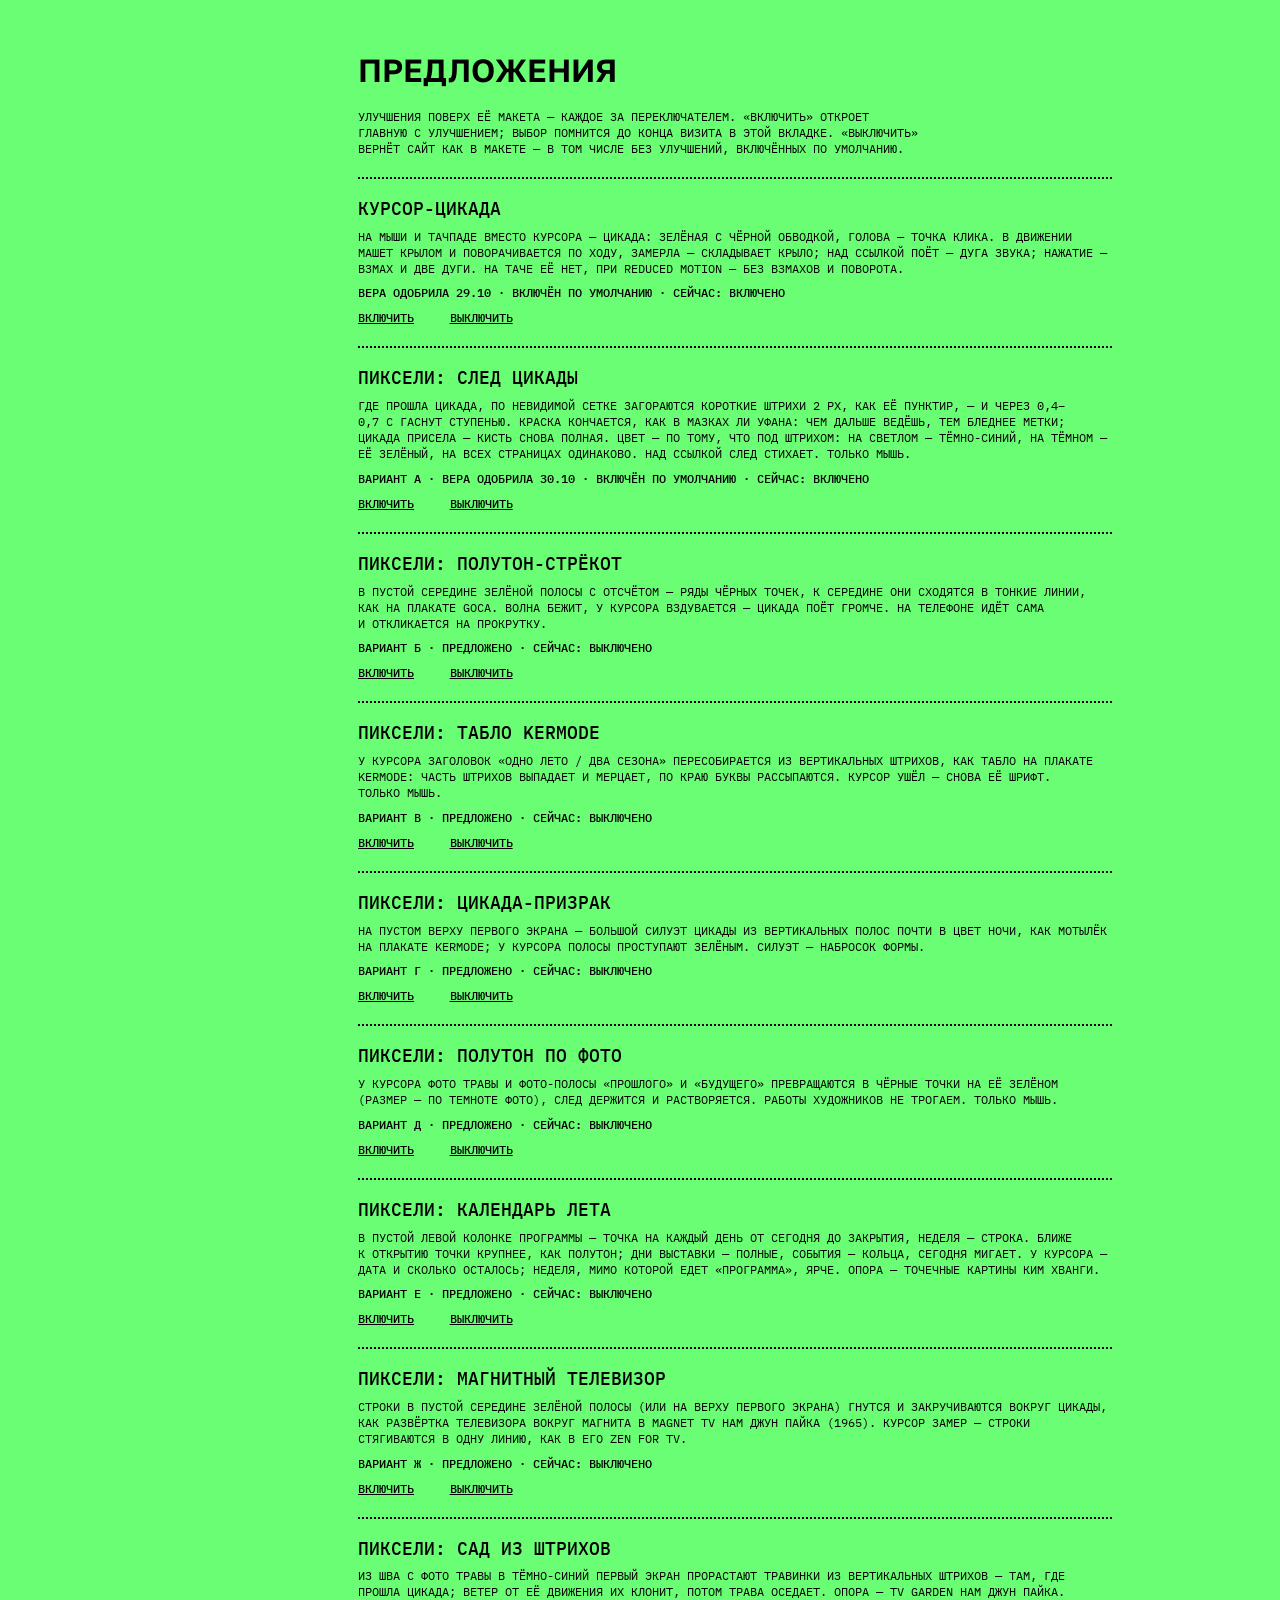
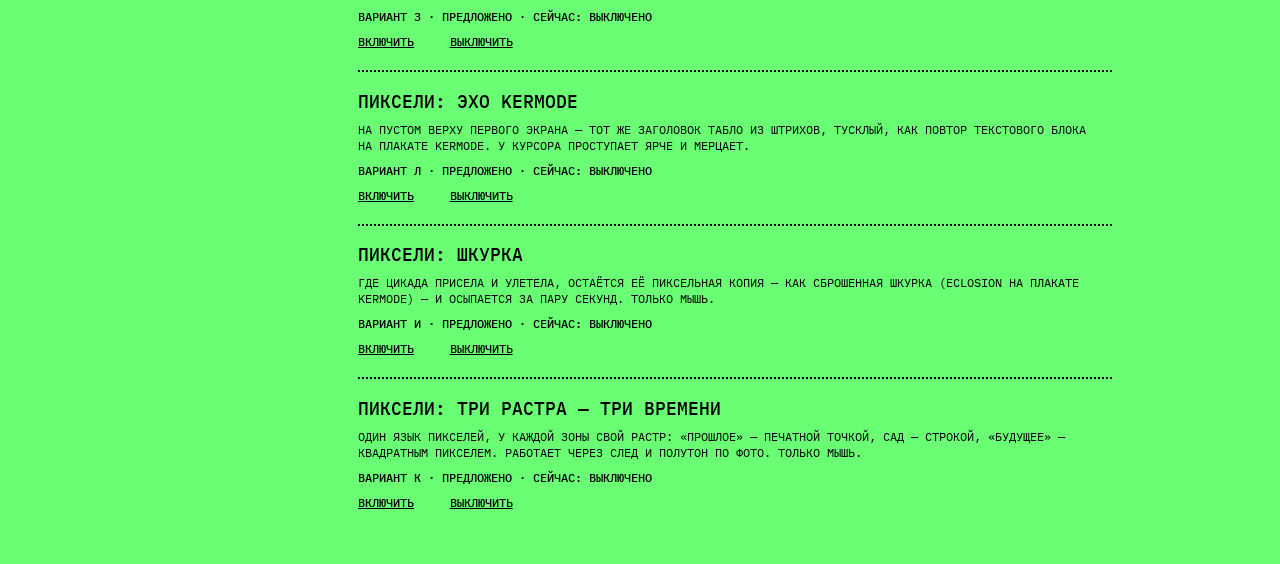
<file: proposals/index.html>
<!DOCTYPE html><html lang="ru"><head><meta charset="utf-8"><meta name="viewport" content="width=device-width, initial-scale=1, viewport-fit=cover"><title>Предложения — Южная Корея: одно лето, два сезона</title><meta name="description" content="Выставка южнокорейских медиахудожников"><meta name="robots" content="noindex, nofollow"><!-- Превью ссылки (Telegram, WhatsApp, VK): главная после первого свайпа: синий экран с названием и трава с текстом о выставке.
         public/og.jpg снят со сборки: scripts/og-shot.mjs, окно 1200 × 630, ×2, прокрутка 318. --><meta property="og:type" content="website"><meta property="og:site_name" content="Южная Корея: одно лето, два сезона"><meta property="og:title" content="Предложения — Южная Корея: одно лето, два сезона"><meta property="og:description" content="Выставка южнокорейских медиахудожников"><meta property="og:url" content="https://onesummertwoseasons.com/proposals/"><meta property="og:image" content="https://onesummertwoseasons.com/og.jpg"><meta property="og:image:width" content="1200"><meta property="og:image:height" content="630"><meta property="og:image:alt" content="«Одно лето, два сезона» на синем, ниже трава и текст о выставке"><meta property="og:locale" content="ru_RU"><meta name="twitter:card" content="summary_large_image"><meta name="theme-color" content="#001446"><!-- Иконка — цикада с курсора (scripts/favicon.ts): SVG там, где умеют; ICO — Safari и старым; 180 px — iPhone. --><link rel="icon" href="/favicon.ico" sizes="32x32"><link rel="icon" type="image/svg+xml" href="/favicon.svg"><link rel="apple-touch-icon" href="/apple-touch-icon.png"><link rel="preload" href="/_astro/gearz-700.CaReemaM.woff2" as="font" type="font/woff2" crossorigin><link rel="preload" href="/_astro/ibm-plex-mono-500.CHUWY8Q9.woff2" as="font" type="font/woff2" crossorigin><!-- Масштаб страницы на телефоне, окно Chrome на iPad после поворота и режим звука — до первого кадра. --><script>
  (() => {
    const root = document.documentElement;
    const phone = matchMedia('(hover: none) and (pointer: coarse)').matches && Math.min(screen.width, screen.height) < 600;
    const apply = () => {
      if (!phone) return;
      const landscape = matchMedia('(orientation: landscape)').matches;
      const width = landscape ? Math.max(screen.width, screen.height) : Math.min(screen.width, screen.height);
      const zoom = width / root.clientWidth;
      // И уменьшение; но только пока окно по ту же сторону от 768, что при 100 %, — иначе раскладка сменилась бы
      // (телефон ↔ планшет: Safari 50 % на 393 — окно 786; телефон боком при 125 % — 682 вместо 852).
      const same = width < 768 === root.clientWidth < 768;
      const on = same && Math.abs(zoom - 1) > 0.02 && zoom > 0.25 && zoom < 4;
      root.style.setProperty('--iz', on ? String(1 / zoom) : '1');
      root.toggleAttribute('data-zoom', on);
      root.toggleAttribute('data-w-narrow', on && width < 392);
      root.toggleAttribute('data-w-wide', on && width >= 424);
    };
    apply();
    addEventListener('resize', apply);
    document.addEventListener('astro:after-swap', apply);
  })();
</script><script>
  (() => {
    if (!/\bCriOS\//.test(navigator.userAgent)) return;
    const root = document.documentElement;
    const BASE = 'width=device-width, initial-scale=1, viewport-fit=cover';
    let forced = 0; // ширина окна числом; 0 — как в Base.astro
    let forcedH = 0;
    const landscape = () =>
      screen.orientation ? screen.orientation.type.startsWith('landscape') : Math.abs(Number(window.orientation) || 0) === 90;
    const apply = () => {
      const meta = document.querySelector('meta[name="viewport"]');
      if (!meta) return;
      const long = Math.max(screen.width, screen.height);
      const short = Math.min(screen.width, screen.height);
      const want = landscape() ? long : short;
      const stuck = Math.abs(root.clientWidth - (want === long ? short : long)) <= 2 && Math.abs(root.clientHeight - innerHeight) > 120;
      if (forced && Math.abs(forced - want) > 2) forced = 0; // повернули обратно
      if (!forced && stuck) {
        forced = want;
        forcedH = Math.round(innerHeight);
      }
      // height — чтобы окно не вышло «портретным» (без него 1180 × 1499, и правила (orientation: portrait) сработали бы).
      const content = forced ? `width=${forced}, height=${forcedH}, initial-scale=1, viewport-fit=cover` : BASE;
      if (meta.content !== content) meta.content = content;
      if (forced) {
        // Увеличено пальцами — видимая высота меньше; страницу под неё не пересчитываем.
        if (Math.abs((window.visualViewport?.scale ?? 1) - 1) < 0.01) root.style.setProperty('--vp-h', `${Math.round(innerHeight)}px`);
        root.setAttribute('data-vp-fix', '');
      } else {
        root.removeAttribute('data-vp-fix');
        root.style.removeProperty('--vp-h');
      }
    };
    apply();
    addEventListener('resize', apply);
    addEventListener('orientationchange', apply);
    screen.orientation?.addEventListener('change', apply);
    window.visualViewport?.addEventListener('resize', apply);
    document.addEventListener('astro:after-swap', apply);
  })();
</script><script>
  try {
    // До 30.10 выбор помнился насовсем (localStorage) — старое «выкл» больше не действует.
    localStorage.removeItem('sound');
    document.documentElement.dataset.sound = sessionStorage.getItem('sound') === 'off' ? 'off' : 'on';
  } catch {
    document.documentElement.dataset.sound = 'on';
  }
</script><!-- «Назад» внутри страницы — раньше роутера. --><script>
  addEventListener('popstate', (e) => {
    if (window.__samePageTraverse?.(e)) e.stopImmediatePropagation();
  });
</script><meta name="astro-view-transitions-enabled" content="true"><meta name="astro-view-transitions-fallback" content="animate"><script type="module" src="/_astro/ClientRouter.astro_astro_type_script_index_0_lang.CKq7OsbX.js"></script><link rel="stylesheet" href="/_astro/Base.Du0bXrSO.css"></head><body><!-- Загрузка «лето прогружается ...» (шаг 12) — первой в <body>, чтобы метка встала до первого кадра. --><!-- Прокрутка страницы: на таче прокручивается этот блок, а не окно; на мыши его как бы нет (src/styles/scroll.css). --><div class="page-scroll"><!-- Слой 70 — над полосой с фото (header-solid-zone, 60), под загрузкой (200) и курсором-цикадой. --><div class="sound-corner pointer-events-none fixed inset-x-0 top-0 z-[70] text-summer" data-astro-cid-raeqga6u><div class="frame grid grid-cols-4 gap-x-gutter md:grid-cols-8 lg:grid-cols-12" data-astro-cid-raeqga6u><div class="sound text-menu pointer-events-auto" data-sound-toggle data-astro-cid-bqc7nllt><button class="sound-button relative block" type="button" aria-label="Звук" aria-pressed="true" data-astro-cid-bqc7nllt><span class="sound-window" aria-hidden="true" data-astro-cid-bqc7nllt><span class="sound-strip" data-astro-cid-bqc7nllt><svg class="sound-loud" viewBox="0 0 17 16" fill="currentColor" data-astro-cid-bqc7nllt><path fill-rule="evenodd" clip-rule="evenodd" d="M13.4129 13.3418L12.3077 12.5097C14.7712 9.97607 14.7712 6.10294 12.3077 3.56935L13.4128 2.73722C16.2886 5.75947 16.2886 10.3196 13.4129 13.3418ZM10.611 4.84688L9.50454 5.67997C10.8259 7.01022 10.8258 9.06885 9.50457 10.3991L10.611 11.2322C12.3444 9.41278 12.3444 6.66625 10.611 4.84688ZM7.78333 2.6665L4.10263 5.39244H1.41663V10.7258H4.10674L7.78333 13.3963V2.6665Z" data-astro-cid-bqc7nllt></path></svg><svg class="sound-mute" viewBox="0 0 17 17" fill="currentColor" data-astro-cid-bqc7nllt><path fill-rule="evenodd" clip-rule="evenodd" d="M13.3933 8.54234L15.3716 10.5207L14.37 11.5223L12.3917 9.54398L10.4133 11.5223L9.41167 10.5207L11.39 8.54234L9.41167 6.564L10.4133 5.56239L12.3917 7.54074L14.37 5.56239L15.3716 6.564L13.3933 8.54234ZM7.78333 2.8335L4.10263 5.7298H1.41663V11.3964H4.10674L7.78333 14.2339V2.8335Z" data-astro-cid-bqc7nllt></path></svg><svg class="sound-loud" viewBox="0 0 17 16" fill="currentColor" data-astro-cid-bqc7nllt><path fill-rule="evenodd" clip-rule="evenodd" d="M13.4129 13.3418L12.3077 12.5097C14.7712 9.97607 14.7712 6.10294 12.3077 3.56935L13.4128 2.73722C16.2886 5.75947 16.2886 10.3196 13.4129 13.3418ZM10.611 4.84688L9.50454 5.67997C10.8259 7.01022 10.8258 9.06885 9.50457 10.3991L10.611 11.2322C12.3444 9.41278 12.3444 6.66625 10.611 4.84688ZM7.78333 2.6665L4.10263 5.39244H1.41663V10.7258H4.10674L7.78333 13.3963V2.6665Z" data-astro-cid-bqc7nllt></path></svg></span></span></button></div></div></div><main class="min-h-dvh bg-summer py-edge-lg text-ink"><div class="frame grid grid-cols-4 gap-x-gutter gap-y-row md:grid-cols-8 lg:grid-cols-12"><h1 class="col-span-full font-display text-lead lg:col-span-8 lg:col-start-4">Предложения</h1><p class="col-span-full text-body text-pretty lg:col-span-6 lg:col-start-4">Улучшения поверх её макета — каждое за переключателем. «Включить» откроет главную с улучшением; выбор помнится до конца визита в этой вкладке. «Выключить» вернёт сайт как в макете — в том числе без улучшений, включённых по умолчанию.</p><ul class="col-span-full grid gap-y-row lg:col-span-8 lg:col-start-4"><li class="grid gap-y-[calc(10*var(--u))]"><span class="dash-x mb-[calc(10*var(--u))] block" aria-hidden="true"></span><p class="text-title">Курсор-цикада</p><p class="text-body text-pretty">На мыши и тачпаде вместо курсора — цикада: зелёная с чёрной обводкой, голова — точка клика. В движении машет крылом и поворачивается по ходу, замерла — складывает крыло; над ссылкой поёт — дуга звука; нажатие — взмах и две дуги. На таче её нет, при reduced motion — без взмахов и поворота.</p><p class="text-meta">Вера одобрила 29.10 · включён по умолчанию · сейчас: <span data-fx-state="cicada">выключено</span></p><p class="flex gap-x-[calc(40*var(--u))] text-meta"><a class="hit underline-mark" href="/?fx=cicada">включить</a><a class="hit underline-mark" href="/proposals/?fx=">выключить</a></p></li><li class="grid gap-y-[calc(10*var(--u))]"><span class="dash-x mb-[calc(10*var(--u))] block" aria-hidden="true"></span><p class="text-title">Пиксели: след цикады</p><p class="text-body text-pretty">Где прошла цикада, по невидимой сетке загораются короткие штрихи 2 px, как её пунктир, — и через 0,4–0,7 с гаснут ступенью. Краска кончается, как в мазках Ли Уфана: чем дальше ведёшь, тем бледнее метки; цикада присела — кисть снова полная. Цвет — по тому, что под штрихом: на светлом — тёмно-синий, на тёмном — её зелёный, на всех страницах одинаково. Над ссылкой след стихает. Только мышь.</p><p class="text-meta">вариант А · Вера одобрила 30.10 · включён по умолчанию · сейчас: <span data-fx-state="px-trail">выключено</span></p><p class="flex gap-x-[calc(40*var(--u))] text-meta"><a class="hit underline-mark" href="/?fx=cicada,px-trail&amp;px">включить</a><a class="hit underline-mark" href="/proposals/?fx=">выключить</a></p></li><li class="grid gap-y-[calc(10*var(--u))]"><span class="dash-x mb-[calc(10*var(--u))] block" aria-hidden="true"></span><p class="text-title">Пиксели: полутон-стрёкот</p><p class="text-body text-pretty">В пустой середине зелёной полосы с отсчётом — ряды чёрных точек, к середине они сходятся в тонкие линии, как на плакате GoCA. Волна бежит, у курсора вздувается — цикада поёт громче. На телефоне идёт сама и откликается на прокрутку.</p><p class="text-meta">вариант Б · предложено · сейчас: <span data-fx-state="px-tone">выключено</span></p><p class="flex gap-x-[calc(40*var(--u))] text-meta"><a class="hit underline-mark" href="/?fx=cicada,px-tone&amp;px">включить</a><a class="hit underline-mark" href="/proposals/?fx=">выключить</a></p></li><li class="grid gap-y-[calc(10*var(--u))]"><span class="dash-x mb-[calc(10*var(--u))] block" aria-hidden="true"></span><p class="text-title">Пиксели: табло Kermode</p><p class="text-body text-pretty">У курсора заголовок «одно лето / два сезона» пересобирается из вертикальных штрихов, как табло на плакате Kermode: часть штрихов выпадает и мерцает, по краю буквы рассыпаются. Курсор ушёл — снова её шрифт. Только мышь.</p><p class="text-meta">вариант В · предложено · сейчас: <span data-fx-state="px-board">выключено</span></p><p class="flex gap-x-[calc(40*var(--u))] text-meta"><a class="hit underline-mark" href="/?fx=cicada,px-board&amp;px">включить</a><a class="hit underline-mark" href="/proposals/?fx=">выключить</a></p></li><li class="grid gap-y-[calc(10*var(--u))]"><span class="dash-x mb-[calc(10*var(--u))] block" aria-hidden="true"></span><p class="text-title">Пиксели: цикада-призрак</p><p class="text-body text-pretty">На пустом верху первого экрана — большой силуэт цикады из вертикальных полос почти в цвет ночи, как мотылёк на плакате Kermode; у курсора полосы проступают зелёным. Силуэт — набросок формы.</p><p class="text-meta">вариант Г · предложено · сейчас: <span data-fx-state="px-ghost">выключено</span></p><p class="flex gap-x-[calc(40*var(--u))] text-meta"><a class="hit underline-mark" href="/?fx=cicada,px-ghost&amp;px">включить</a><a class="hit underline-mark" href="/proposals/?fx=">выключить</a></p></li><li class="grid gap-y-[calc(10*var(--u))]"><span class="dash-x mb-[calc(10*var(--u))] block" aria-hidden="true"></span><p class="text-title">Пиксели: полутон по фото</p><p class="text-body text-pretty">У курсора фото травы и фото-полосы «Прошлого» и «Будущего» превращаются в чёрные точки на её зелёном (размер — по темноте фото), след держится и растворяется. Работы художников не трогаем. Только мышь.</p><p class="text-meta">вариант Д · предложено · сейчас: <span data-fx-state="px-photo">выключено</span></p><p class="flex gap-x-[calc(40*var(--u))] text-meta"><a class="hit underline-mark" href="/?fx=cicada,px-photo&amp;px">включить</a><a class="hit underline-mark" href="/proposals/?fx=">выключить</a></p></li><li class="grid gap-y-[calc(10*var(--u))]"><span class="dash-x mb-[calc(10*var(--u))] block" aria-hidden="true"></span><p class="text-title">Пиксели: календарь лета</p><p class="text-body text-pretty">В пустой левой колонке программы — точка на каждый день от сегодня до закрытия, неделя — строка. Ближе к открытию точки крупнее, как полутон; дни выставки — полные, события — кольца, сегодня мигает. У курсора — дата и сколько осталось; неделя, мимо которой едет «программа», ярче. Опора — точечные картины Ким Хванги.</p><p class="text-meta">вариант Е · предложено · сейчас: <span data-fx-state="px-calendar">выключено</span></p><p class="flex gap-x-[calc(40*var(--u))] text-meta"><a class="hit underline-mark" href="/?fx=cicada,px-calendar&amp;px">включить</a><a class="hit underline-mark" href="/proposals/?fx=">выключить</a></p></li><li class="grid gap-y-[calc(10*var(--u))]"><span class="dash-x mb-[calc(10*var(--u))] block" aria-hidden="true"></span><p class="text-title">Пиксели: магнитный телевизор</p><p class="text-body text-pretty">Строки в пустой середине зелёной полосы (или на верху первого экрана) гнутся и закручиваются вокруг цикады, как развёртка телевизора вокруг магнита в Magnet TV Нам Джун Пайка (1965). Курсор замер — строки стягиваются в одну линию, как в его Zen for TV.</p><p class="text-meta">вариант Ж · предложено · сейчас: <span data-fx-state="px-magnet">выключено</span></p><p class="flex gap-x-[calc(40*var(--u))] text-meta"><a class="hit underline-mark" href="/?fx=cicada,px-magnet&amp;px">включить</a><a class="hit underline-mark" href="/proposals/?fx=">выключить</a></p></li><li class="grid gap-y-[calc(10*var(--u))]"><span class="dash-x mb-[calc(10*var(--u))] block" aria-hidden="true"></span><p class="text-title">Пиксели: сад из штрихов</p><p class="text-body text-pretty">Из шва с фото травы в тёмно-синий первый экран прорастают травинки из вертикальных штрихов — там, где прошла цикада; ветер от её движения их клонит, потом трава оседает. Опора — TV Garden Нам Джун Пайка.</p><p class="text-meta">вариант З · предложено · сейчас: <span data-fx-state="px-grass">выключено</span></p><p class="flex gap-x-[calc(40*var(--u))] text-meta"><a class="hit underline-mark" href="/?fx=cicada,px-grass&amp;px">включить</a><a class="hit underline-mark" href="/proposals/?fx=">выключить</a></p></li><li class="grid gap-y-[calc(10*var(--u))]"><span class="dash-x mb-[calc(10*var(--u))] block" aria-hidden="true"></span><p class="text-title">Пиксели: эхо Kermode</p><p class="text-body text-pretty">На пустом верху первого экрана — тот же заголовок табло из штрихов, тусклый, как повтор текстового блока на плакате Kermode. У курсора проступает ярче и мерцает.</p><p class="text-meta">вариант Л · предложено · сейчас: <span data-fx-state="px-echo">выключено</span></p><p class="flex gap-x-[calc(40*var(--u))] text-meta"><a class="hit underline-mark" href="/?fx=cicada,px-echo&amp;px">включить</a><a class="hit underline-mark" href="/proposals/?fx=">выключить</a></p></li><li class="grid gap-y-[calc(10*var(--u))]"><span class="dash-x mb-[calc(10*var(--u))] block" aria-hidden="true"></span><p class="text-title">Пиксели: шкурка</p><p class="text-body text-pretty">Где цикада присела и улетела, остаётся её пиксельная копия — как сброшенная шкурка (Eclosion на плакате Kermode) — и осыпается за пару секунд. Только мышь.</p><p class="text-meta">вариант И · предложено · сейчас: <span data-fx-state="px-molt">выключено</span></p><p class="flex gap-x-[calc(40*var(--u))] text-meta"><a class="hit underline-mark" href="/?fx=cicada,px-molt&amp;px">включить</a><a class="hit underline-mark" href="/proposals/?fx=">выключить</a></p></li><li class="grid gap-y-[calc(10*var(--u))]"><span class="dash-x mb-[calc(10*var(--u))] block" aria-hidden="true"></span><p class="text-title">Пиксели: три растра — три времени</p><p class="text-body text-pretty">Один язык пикселей, у каждой зоны свой растр: «Прошлое» — печатной точкой, сад — строкой, «Будущее» — квадратным пикселем. Работает через след и полутон по фото. Только мышь.</p><p class="text-meta">вариант К · предложено · сейчас: <span data-fx-state="px-raster">выключено</span></p><p class="flex gap-x-[calc(40*var(--u))] text-meta"><a class="hit underline-mark" href="/?fx=cicada,px-raster&amp;px">включить</a><a class="hit underline-mark" href="/proposals/?fx=">выключить</a></p></li></ul></div></main></div><script>
  window.__countdown = () => {
    for (const root of document.querySelectorAll('[data-countdown]:not([data-live])')) {
      root.dataset.live = '';
      const label = root.querySelector('[data-countdown-label]');
      const value = root.querySelector('[data-countdown-value]');
      const opening = Number(root.dataset.opening);
      const closing = Number(root.dataset.closing);

      const plural = new Intl.PluralRules('ru');
      const units = [
        [86400, { one: 'день', few: 'дня', many: 'дней' }],
        [3600, { one: 'час', few: 'часа', many: 'часов' }],
        [60, { one: 'минута', few: 'минуты', many: 'минут' }],
        [1, { one: 'секунда', few: 'секунды', many: 'секунд' }],
      ];
      // Всегда четыре единицы, как в макете; между числом и словом — U+00A0. Вверх до секунды: в последнюю секунду —
      // «1 секунда», в момент открытия — уже следующее состояние, а не нули.
      const duration = (ms) => {
        let rest = Math.ceil(ms / 1000);
        return units
          .map(([size, forms]) => {
            const n = Math.floor(rest / size);
            rest -= n * size;
            return `${n}\u00A0${forms[plural.select(n)] ?? forms.many}`;
          })
          .join(' ');
      };
      const state = (now) =>
        now < opening
          ? ['до выставки', duration(opening - now), true]
          : now < closing
            ? ['до закрытия', duration(closing - now), true]
            : ['выставка', 'завершилась', false];

      let timer = 0;
      let onScreen = false;
      const render = () => {
        const [l, v, live] = state(Date.now());
        if (label.textContent !== l) label.textContent = l;
        if (value.textContent !== v) value.textContent = v;
        return live;
      };
      // Следующий тик — ровно на границе секунды системных часов (моменты кратны секунде): отсчёт не дрейфует.
      // Вне экрана и на скрытой вкладке не тикает; при возвращении — сразу верное значение.
      const tick = () => {
        clearTimeout(timer);
        if (!root.isConnected) return document.removeEventListener('visibilitychange', tick);
        if (render() && onScreen && !document.hidden) timer = setTimeout(tick, 1000 - (Date.now() % 1000));
      };

      render();
      new IntersectionObserver(([entry]) => {
        onScreen = entry.isIntersecting;
        tick();
      }).observe(root);
      document.addEventListener('visibilitychange', tick);
    }
  };
  window.__countdown();
</script></body></html><!-- Все скрипты страниц — одним модулем: загружается при входе, части запускаются на каждой странице (src/lib/site.ts). --><script type="module" src="/_astro/Base.astro_astro_type_script_index_0_lang.bFdkzgSM.js"></script>
</file>
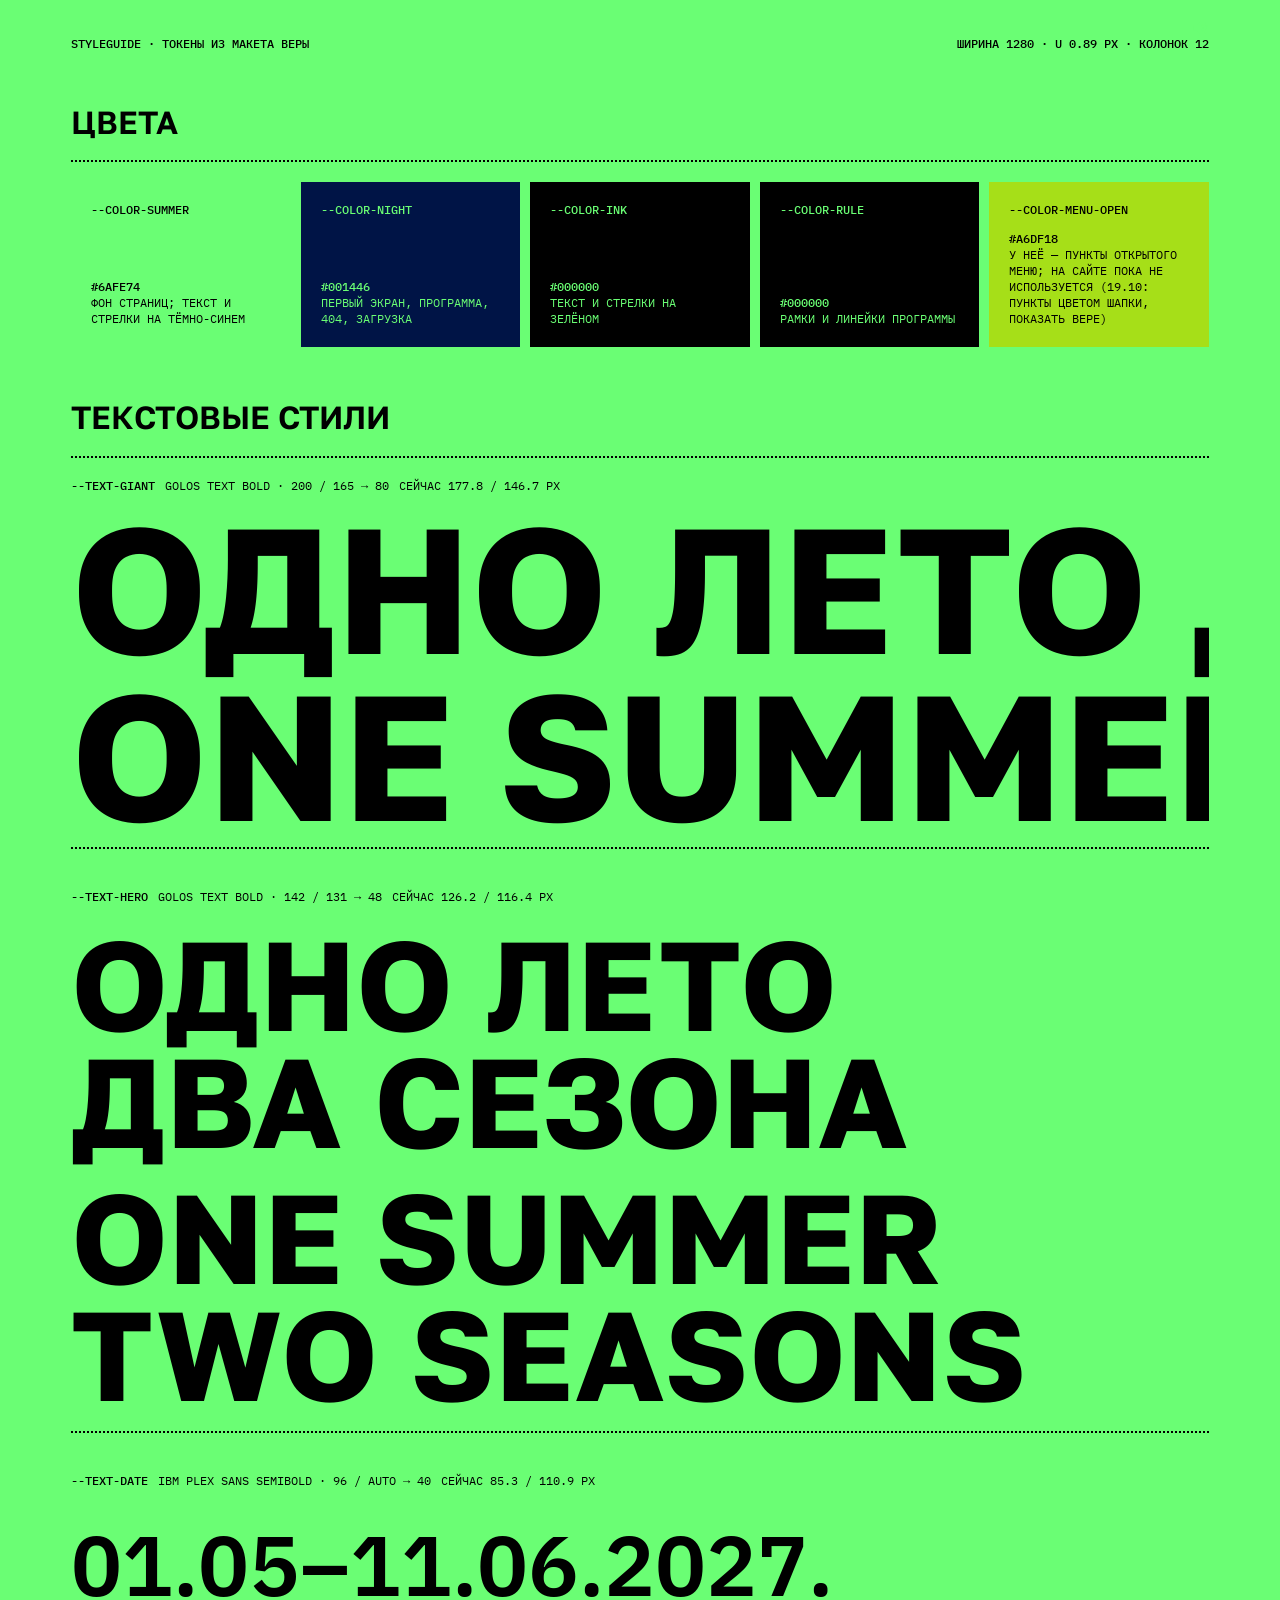
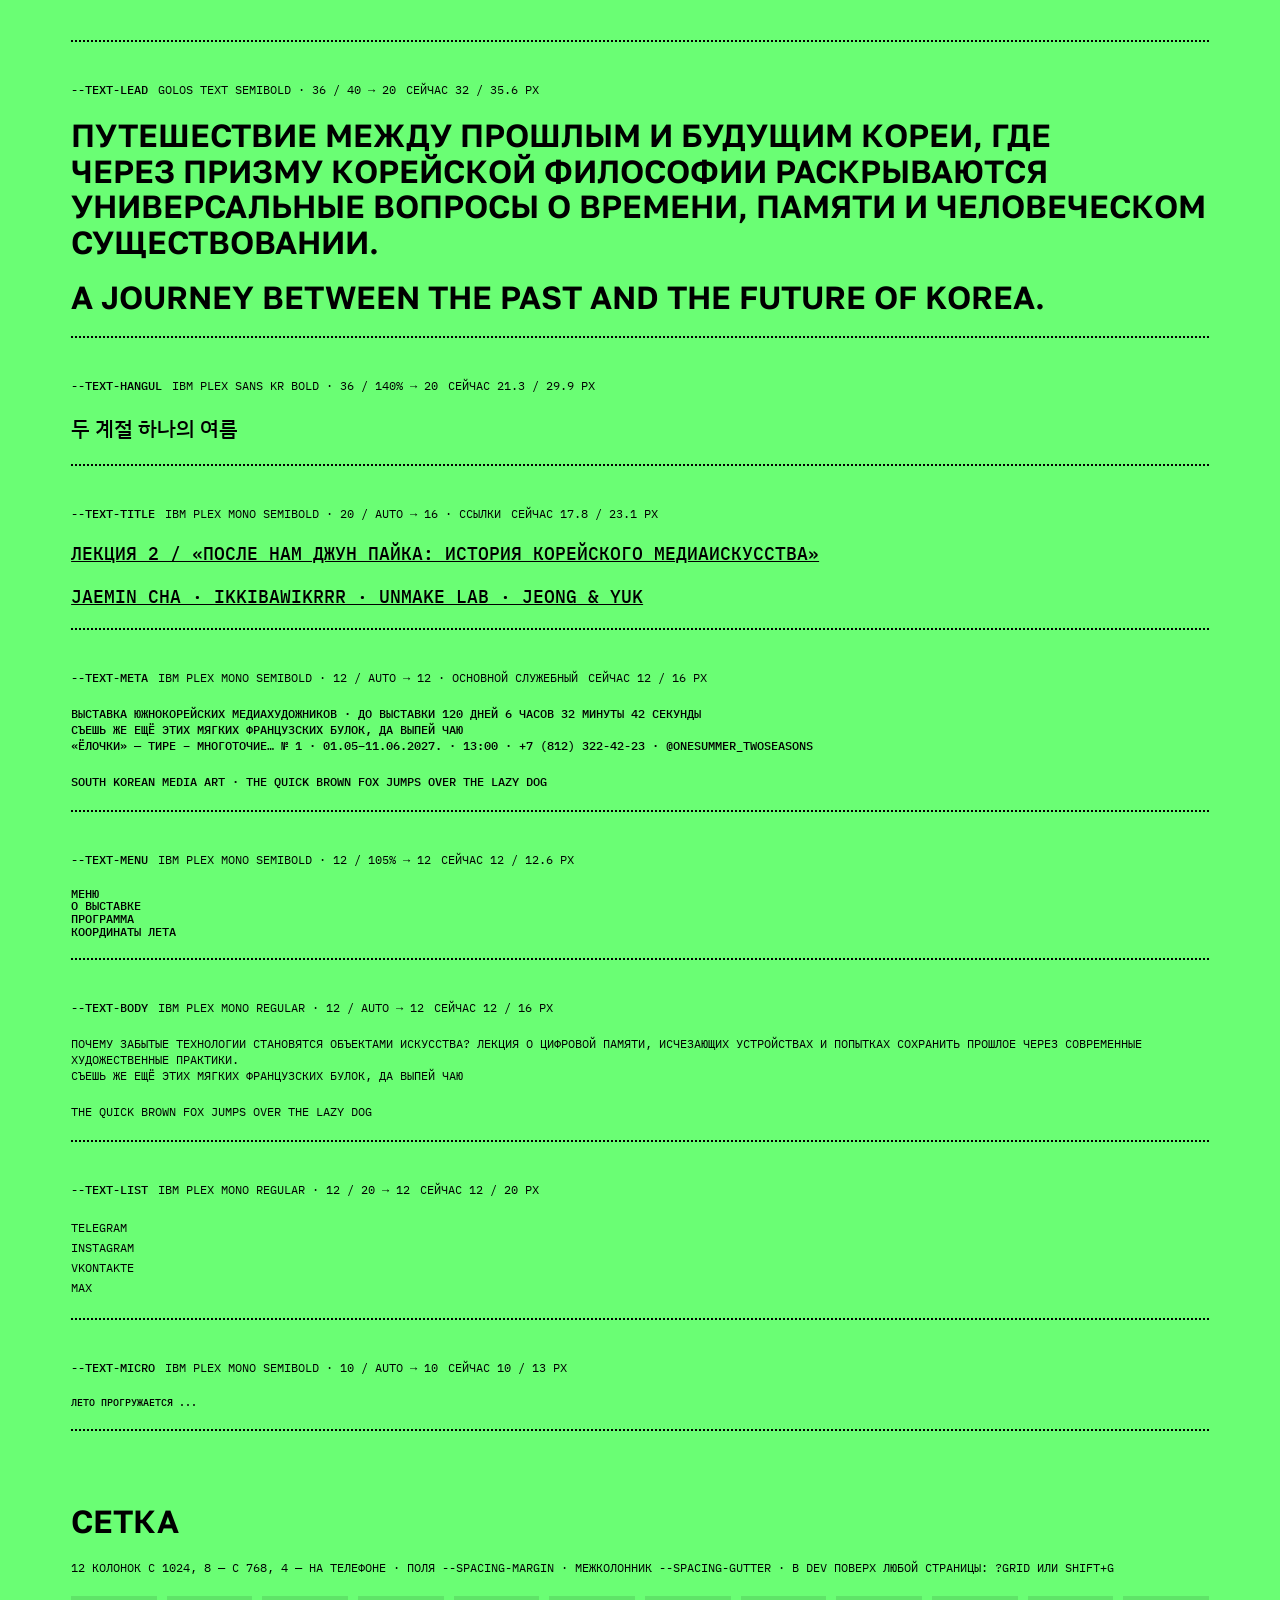
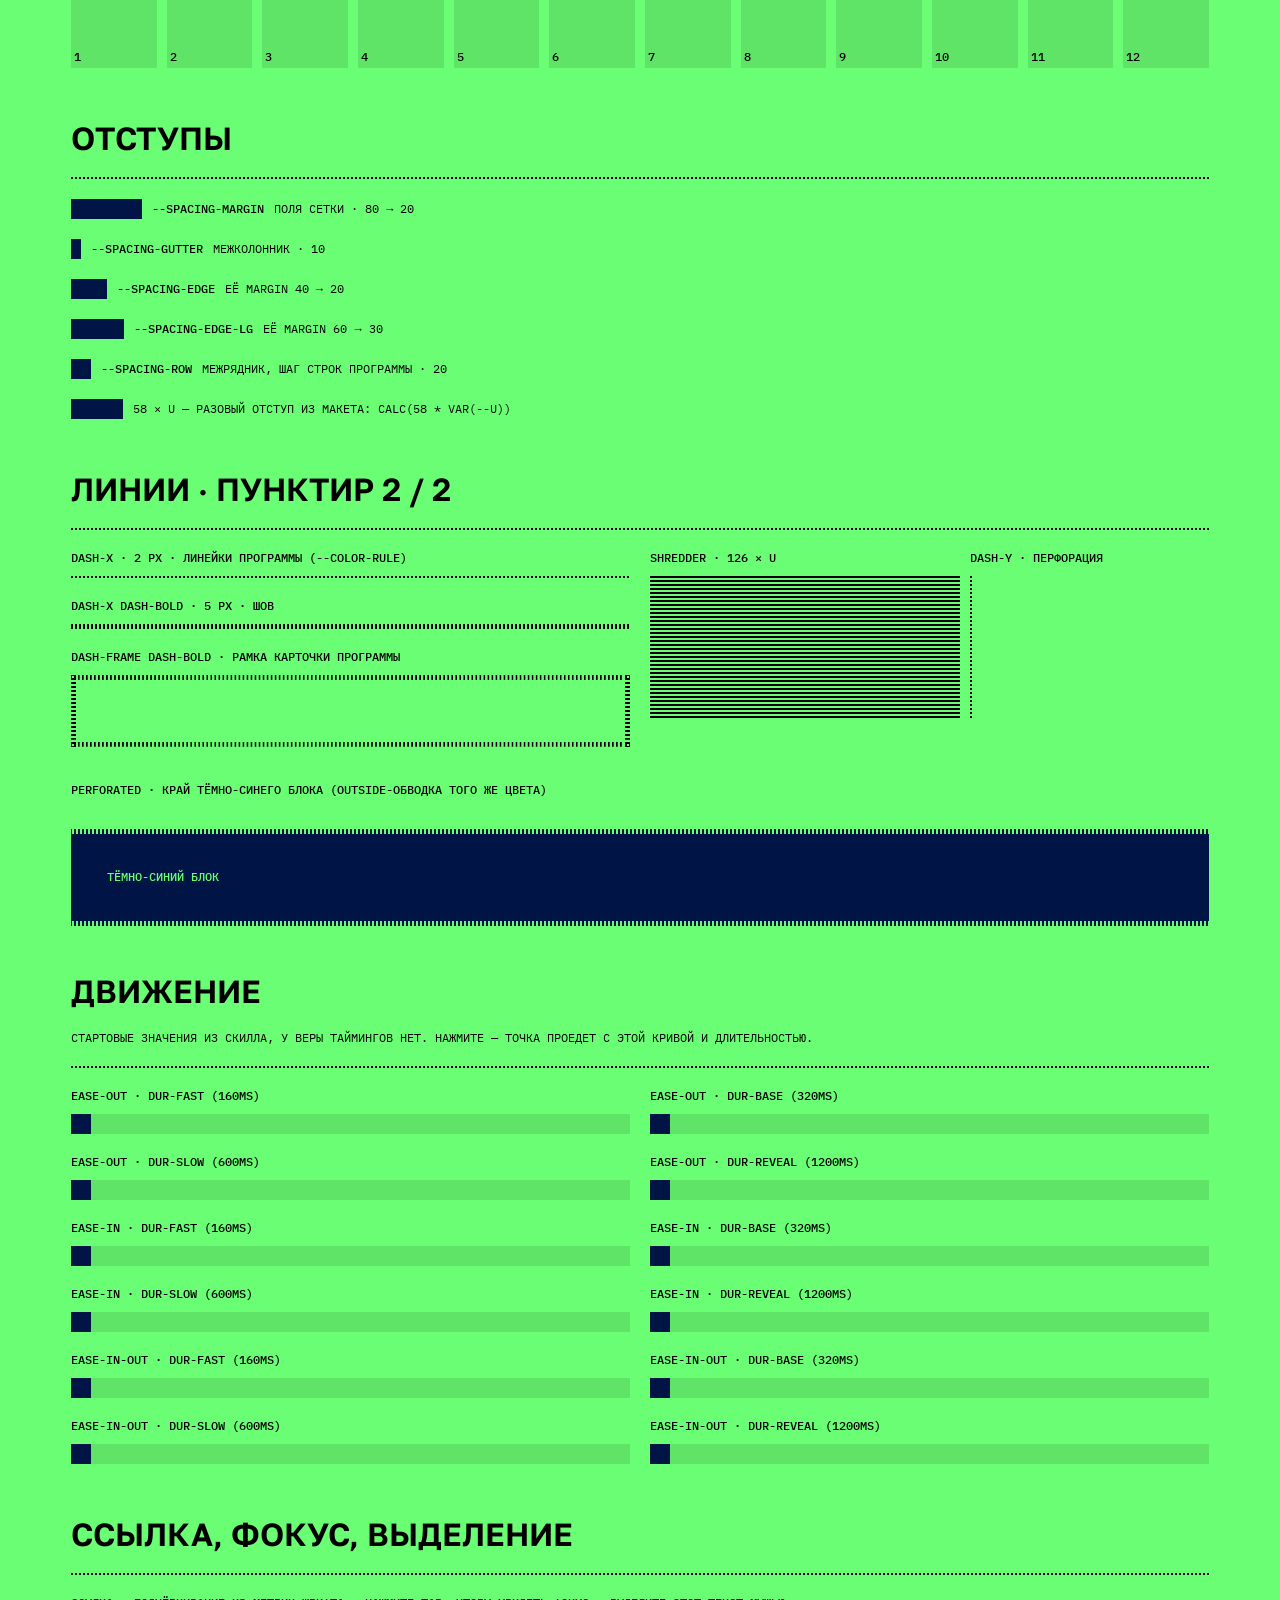
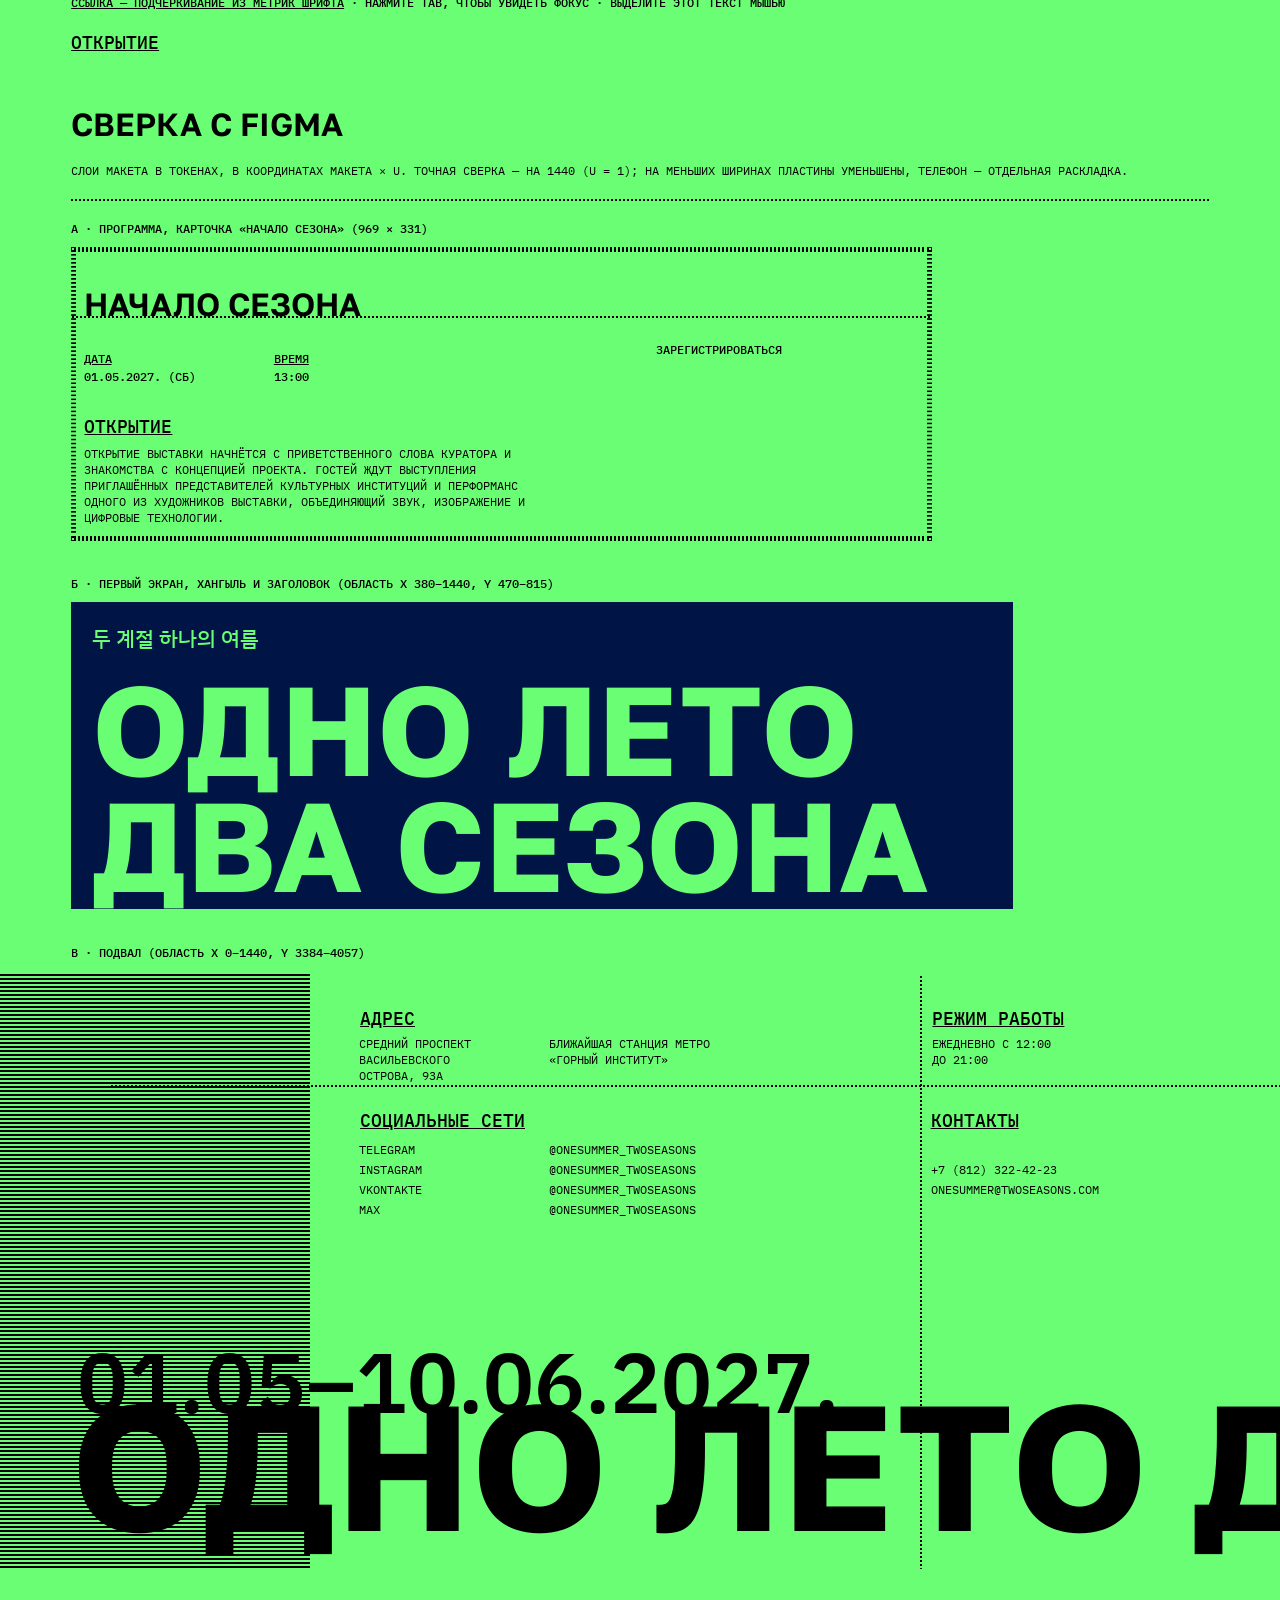
<file: styleguide/index.html>
<!DOCTYPE html><html lang="ru"><head><meta charset="utf-8"><meta name="viewport" content="width=device-width, initial-scale=1, viewport-fit=cover"><title>Styleguide — Южная Корея: одно лето, два сезона</title><meta name="description" content="Выставка южнокорейских медиахудожников"><meta name="robots" content="noindex, nofollow"><!-- Превью ссылки (Telegram, WhatsApp, VK): главная после первого свайпа: синий экран с названием и трава с текстом о выставке.
         public/og.jpg снят со сборки: scripts/og-shot.mjs, окно 1200 × 630, ×2, прокрутка 318. --><meta property="og:type" content="website"><meta property="og:site_name" content="Южная Корея: одно лето, два сезона"><meta property="og:title" content="Styleguide — Южная Корея: одно лето, два сезона"><meta property="og:description" content="Выставка южнокорейских медиахудожников"><meta property="og:url" content="https://onesummertwoseasons.com/styleguide/"><meta property="og:image" content="https://onesummertwoseasons.com/og.jpg"><meta property="og:image:width" content="1200"><meta property="og:image:height" content="630"><meta property="og:image:alt" content="«Одно лето, два сезона» на синем, ниже трава и текст о выставке"><meta property="og:locale" content="ru_RU"><meta name="twitter:card" content="summary_large_image"><meta name="theme-color" content="#001446"><!-- Иконка — цикада с курсора (scripts/favicon.ts): SVG там, где умеют; ICO — Safari и старым; 180 px — iPhone. --><link rel="icon" href="/favicon.ico" sizes="32x32"><link rel="icon" type="image/svg+xml" href="/favicon.svg"><link rel="apple-touch-icon" href="/apple-touch-icon.png"><link rel="preload" href="/_astro/gearz-700.CaReemaM.woff2" as="font" type="font/woff2" crossorigin><link rel="preload" href="/_astro/ibm-plex-mono-500.CHUWY8Q9.woff2" as="font" type="font/woff2" crossorigin><!-- Масштаб страницы на телефоне, окно Chrome на iPad после поворота и режим звука — до первого кадра. --><script>
  (() => {
    const root = document.documentElement;
    const phone = matchMedia('(hover: none) and (pointer: coarse)').matches && Math.min(screen.width, screen.height) < 600;
    const apply = () => {
      if (!phone) return;
      const landscape = matchMedia('(orientation: landscape)').matches;
      const width = landscape ? Math.max(screen.width, screen.height) : Math.min(screen.width, screen.height);
      const zoom = width / root.clientWidth;
      // И уменьшение; но только пока окно по ту же сторону от 768, что при 100 %, — иначе раскладка сменилась бы
      // (телефон ↔ планшет: Safari 50 % на 393 — окно 786; телефон боком при 125 % — 682 вместо 852).
      const same = width < 768 === root.clientWidth < 768;
      const on = same && Math.abs(zoom - 1) > 0.02 && zoom > 0.25 && zoom < 4;
      root.style.setProperty('--iz', on ? String(1 / zoom) : '1');
      root.toggleAttribute('data-zoom', on);
      root.toggleAttribute('data-w-narrow', on && width < 392);
      root.toggleAttribute('data-w-wide', on && width >= 424);
    };
    apply();
    addEventListener('resize', apply);
    document.addEventListener('astro:after-swap', apply);
  })();
</script><script>
  (() => {
    if (!/\bCriOS\//.test(navigator.userAgent)) return;
    const root = document.documentElement;
    const BASE = 'width=device-width, initial-scale=1, viewport-fit=cover';
    let forced = 0; // ширина окна числом; 0 — как в Base.astro
    let forcedH = 0;
    const landscape = () =>
      screen.orientation ? screen.orientation.type.startsWith('landscape') : Math.abs(Number(window.orientation) || 0) === 90;
    const apply = () => {
      const meta = document.querySelector('meta[name="viewport"]');
      if (!meta) return;
      const long = Math.max(screen.width, screen.height);
      const short = Math.min(screen.width, screen.height);
      const want = landscape() ? long : short;
      const stuck = Math.abs(root.clientWidth - (want === long ? short : long)) <= 2 && Math.abs(root.clientHeight - innerHeight) > 120;
      if (forced && Math.abs(forced - want) > 2) forced = 0; // повернули обратно
      if (!forced && stuck) {
        forced = want;
        forcedH = Math.round(innerHeight);
      }
      // height — чтобы окно не вышло «портретным» (без него 1180 × 1499, и правила (orientation: portrait) сработали бы).
      const content = forced ? `width=${forced}, height=${forcedH}, initial-scale=1, viewport-fit=cover` : BASE;
      if (meta.content !== content) meta.content = content;
      if (forced) {
        // Увеличено пальцами — видимая высота меньше; страницу под неё не пересчитываем.
        if (Math.abs((window.visualViewport?.scale ?? 1) - 1) < 0.01) root.style.setProperty('--vp-h', `${Math.round(innerHeight)}px`);
        root.setAttribute('data-vp-fix', '');
      } else {
        root.removeAttribute('data-vp-fix');
        root.style.removeProperty('--vp-h');
      }
    };
    apply();
    addEventListener('resize', apply);
    addEventListener('orientationchange', apply);
    screen.orientation?.addEventListener('change', apply);
    window.visualViewport?.addEventListener('resize', apply);
    document.addEventListener('astro:after-swap', apply);
  })();
</script><script>
  try {
    // До 30.10 выбор помнился насовсем (localStorage) — старое «выкл» больше не действует.
    localStorage.removeItem('sound');
    document.documentElement.dataset.sound = sessionStorage.getItem('sound') === 'off' ? 'off' : 'on';
  } catch {
    document.documentElement.dataset.sound = 'on';
  }
</script><!-- «Назад» внутри страницы — раньше роутера. --><script>
  addEventListener('popstate', (e) => {
    if (window.__samePageTraverse?.(e)) e.stopImmediatePropagation();
  });
</script><meta name="astro-view-transitions-enabled" content="true"><meta name="astro-view-transitions-fallback" content="animate"><script type="module" src="/_astro/ClientRouter.astro_astro_type_script_index_0_lang.CKq7OsbX.js"></script><link rel="stylesheet" href="/_astro/Base.Du0bXrSO.css"><style>.motion-track[data-astro-cid-cchbrayn]{background:color-mix(in oklab, var(--color-ink) 10%, transparent);container-type:inline-size}.motion-dot[data-astro-cid-cchbrayn]{transition:transform var(--d) var(--e)}.motion-demo[data-astro-cid-cchbrayn][data-on] .motion-dot[data-astro-cid-cchbrayn]{transform:translate(calc(100cqw - 100%))}
</style></head><body><!-- Загрузка «лето прогружается ...» (шаг 12) — первой в <body>, чтобы метка встала до первого кадра. --><!-- Прокрутка страницы: на таче прокручивается этот блок, а не окно; на мыши его как бы нет (src/styles/scroll.css). --><div class="page-scroll"><!-- Слой 70 — над полосой с фото (header-solid-zone, 60), под загрузкой (200) и курсором-цикадой. --><div class="sound-corner pointer-events-none fixed inset-x-0 top-0 z-[70] text-summer" data-astro-cid-raeqga6u><div class="frame grid grid-cols-4 gap-x-gutter md:grid-cols-8 lg:grid-cols-12" data-astro-cid-raeqga6u><div class="sound text-menu pointer-events-auto" data-sound-toggle data-astro-cid-bqc7nllt><button class="sound-button relative block" type="button" aria-label="Звук" aria-pressed="true" data-astro-cid-bqc7nllt><span class="sound-window" aria-hidden="true" data-astro-cid-bqc7nllt><span class="sound-strip" data-astro-cid-bqc7nllt><svg class="sound-loud" viewBox="0 0 17 16" fill="currentColor" data-astro-cid-bqc7nllt><path fill-rule="evenodd" clip-rule="evenodd" d="M13.4129 13.3418L12.3077 12.5097C14.7712 9.97607 14.7712 6.10294 12.3077 3.56935L13.4128 2.73722C16.2886 5.75947 16.2886 10.3196 13.4129 13.3418ZM10.611 4.84688L9.50454 5.67997C10.8259 7.01022 10.8258 9.06885 9.50457 10.3991L10.611 11.2322C12.3444 9.41278 12.3444 6.66625 10.611 4.84688ZM7.78333 2.6665L4.10263 5.39244H1.41663V10.7258H4.10674L7.78333 13.3963V2.6665Z" data-astro-cid-bqc7nllt></path></svg><svg class="sound-mute" viewBox="0 0 17 17" fill="currentColor" data-astro-cid-bqc7nllt><path fill-rule="evenodd" clip-rule="evenodd" d="M13.3933 8.54234L15.3716 10.5207L14.37 11.5223L12.3917 9.54398L10.4133 11.5223L9.41167 10.5207L11.39 8.54234L9.41167 6.564L10.4133 5.56239L12.3917 7.54074L14.37 5.56239L15.3716 6.564L13.3933 8.54234ZM7.78333 2.8335L4.10263 5.7298H1.41663V11.3964H4.10674L7.78333 14.2339V2.8335Z" data-astro-cid-bqc7nllt></path></svg><svg class="sound-loud" viewBox="0 0 17 16" fill="currentColor" data-astro-cid-bqc7nllt><path fill-rule="evenodd" clip-rule="evenodd" d="M13.4129 13.3418L12.3077 12.5097C14.7712 9.97607 14.7712 6.10294 12.3077 3.56935L13.4128 2.73722C16.2886 5.75947 16.2886 10.3196 13.4129 13.3418ZM10.611 4.84688L9.50454 5.67997C10.8259 7.01022 10.8258 9.06885 9.50457 10.3991L10.611 11.2322C12.3444 9.41278 12.3444 6.66625 10.611 4.84688ZM7.78333 2.6665L4.10263 5.39244H1.41663V10.7258H4.10674L7.78333 13.3963V2.6665Z" data-astro-cid-bqc7nllt></path></svg></span></span></button></div></div></div><main class="px-margin py-edge" data-astro-cid-cchbrayn><header class="flex flex-wrap items-baseline justify-between gap-x-gutter gap-y-row" data-astro-cid-cchbrayn><h1 data-astro-cid-cchbrayn>Styleguide · токены из макета Веры</h1><p data-viewport data-astro-cid-cchbrayn>ширина — · u — · колонок —</p></header><!-- Цвета --><section class="mt-edge-lg" data-astro-cid-cchbrayn><h2 class="font-display text-lead" data-astro-cid-cchbrayn>Цвета</h2><div class="dash-x mt-row" data-astro-cid-cchbrayn></div><ul class="mt-row grid grid-cols-2 gap-gutter md:grid-cols-5" data-astro-cid-cchbrayn><li class="bg-summer text-ink flex aspect-[4/3] flex-col justify-between p-row" data-astro-cid-cchbrayn><span data-astro-cid-cchbrayn>--color-summer</span><span data-astro-cid-cchbrayn>#6AFE74<br data-astro-cid-cchbrayn><span class="text-body" data-astro-cid-cchbrayn>фон страниц; текст и стрелки на тёмно-синем</span></span></li><li class="bg-night text-summer flex aspect-[4/3] flex-col justify-between p-row" data-astro-cid-cchbrayn><span data-astro-cid-cchbrayn>--color-night</span><span data-astro-cid-cchbrayn>#001446<br data-astro-cid-cchbrayn><span class="text-body" data-astro-cid-cchbrayn>первый экран, программа, 404, загрузка</span></span></li><li class="bg-ink text-summer flex aspect-[4/3] flex-col justify-between p-row" data-astro-cid-cchbrayn><span data-astro-cid-cchbrayn>--color-ink</span><span data-astro-cid-cchbrayn>#000000<br data-astro-cid-cchbrayn><span class="text-body" data-astro-cid-cchbrayn>текст и стрелки на зелёном</span></span></li><li class="bg-rule text-summer flex aspect-[4/3] flex-col justify-between p-row" data-astro-cid-cchbrayn><span data-astro-cid-cchbrayn>--color-rule</span><span data-astro-cid-cchbrayn>#000000<br data-astro-cid-cchbrayn><span class="text-body" data-astro-cid-cchbrayn>рамки и линейки программы</span></span></li><li class="bg-menu-open text-ink flex aspect-[4/3] flex-col justify-between p-row" data-astro-cid-cchbrayn><span data-astro-cid-cchbrayn>--color-menu-open</span><span data-astro-cid-cchbrayn>#A6DF18<br data-astro-cid-cchbrayn><span class="text-body" data-astro-cid-cchbrayn>у неё — пункты открытого меню; на сайте пока не используется (19.10: пункты цветом шапки, показать Вере)</span></span></li></ul></section><!-- Текст --><section class="mt-edge-lg" data-astro-cid-cchbrayn><h2 class="font-display text-lead" data-astro-cid-cchbrayn>Текстовые стили</h2><div class="dash-x mt-row" data-astro-cid-cchbrayn></div><article class="py-row" data-astro-cid-cchbrayn><p class="flex flex-wrap gap-x-gutter" data-astro-cid-cchbrayn><span data-astro-cid-cchbrayn>--text-giant</span><span class="text-body" data-astro-cid-cchbrayn>Golos Text Bold · 200 / 165 → 80</span><span class="text-body" data-measure="giant" data-astro-cid-cchbrayn>сейчас —</span></p><div class="mt-row overflow-hidden" data-astro-cid-cchbrayn><p class="font-display text-giant whitespace-nowrap" data-sample="giant" data-astro-cid-cchbrayn>одно лето два сезона</p><p class="font-display text-giant whitespace-nowrap mt-row" data-astro-cid-cchbrayn>one summer two seasons</p></div><div class="dash-x mt-row" data-astro-cid-cchbrayn></div></article><article class="py-row" data-astro-cid-cchbrayn><p class="flex flex-wrap gap-x-gutter" data-astro-cid-cchbrayn><span data-astro-cid-cchbrayn>--text-hero</span><span class="text-body" data-astro-cid-cchbrayn>Golos Text Bold · 142 / 131 → 48</span><span class="text-body" data-measure="hero" data-astro-cid-cchbrayn>сейчас —</span></p><div class="mt-row overflow-hidden" data-astro-cid-cchbrayn><p class="font-display text-hero" data-sample="hero" data-astro-cid-cchbrayn>одно лето<br>два сезона</p><p class="font-display text-hero mt-row" data-astro-cid-cchbrayn>one summer two seasons</p></div><div class="dash-x mt-row" data-astro-cid-cchbrayn></div></article><article class="py-row" data-astro-cid-cchbrayn><p class="flex flex-wrap gap-x-gutter" data-astro-cid-cchbrayn><span data-astro-cid-cchbrayn>--text-date</span><span class="text-body" data-astro-cid-cchbrayn>IBM Plex Sans SemiBold · 96 / auto → 40</span><span class="text-body" data-measure="date" data-astro-cid-cchbrayn>сейчас —</span></p><div class="mt-row overflow-hidden" data-astro-cid-cchbrayn><p class="font-sans text-date" data-sample="date" data-astro-cid-cchbrayn>01.05–11.06.2027.</p></div><div class="dash-x mt-row" data-astro-cid-cchbrayn></div></article><article class="py-row" data-astro-cid-cchbrayn><p class="flex flex-wrap gap-x-gutter" data-astro-cid-cchbrayn><span data-astro-cid-cchbrayn>--text-lead</span><span class="text-body" data-astro-cid-cchbrayn>Golos Text SemiBold · 36 / 40 → 20</span><span class="text-body" data-measure="lead" data-astro-cid-cchbrayn>сейчас —</span></p><div class="mt-row overflow-hidden" data-astro-cid-cchbrayn><p class="font-display text-lead" data-sample="lead" data-astro-cid-cchbrayn>путешествие между прошлым и будущим Кореи, где через призму корейской философии раскрываются универсальные вопросы о&nbsp;времени, памяти и&nbsp;человеческом существовании.</p><p class="font-display text-lead mt-row" data-astro-cid-cchbrayn>A journey between the past and the future of Korea.</p></div><div class="dash-x mt-row" data-astro-cid-cchbrayn></div></article><article class="py-row" data-astro-cid-cchbrayn><p class="flex flex-wrap gap-x-gutter" data-astro-cid-cchbrayn><span data-astro-cid-cchbrayn>--text-hangul</span><span class="text-body" data-astro-cid-cchbrayn>IBM Plex Sans KR Bold · 36 / 140% → 20</span><span class="text-body" data-measure="hangul" data-astro-cid-cchbrayn>сейчас —</span></p><div class="mt-row overflow-hidden" data-astro-cid-cchbrayn><p class="font-hangul text-hangul" data-sample="hangul" data-astro-cid-cchbrayn>두 계절 하나의 여름</p></div><div class="dash-x mt-row" data-astro-cid-cchbrayn></div></article><article class="py-row" data-astro-cid-cchbrayn><p class="flex flex-wrap gap-x-gutter" data-astro-cid-cchbrayn><span data-astro-cid-cchbrayn>--text-title</span><span class="text-body" data-astro-cid-cchbrayn>IBM Plex Mono SemiBold · 20 / auto → 16 · ссылки</span><span class="text-body" data-measure="title" data-astro-cid-cchbrayn>сейчас —</span></p><div class="mt-row overflow-hidden" data-astro-cid-cchbrayn><p class="text-title underline" data-sample="title" data-astro-cid-cchbrayn>Лекция 2 / «После Нам Джун Пайка: история корейского медиаискусства»</p><p class="text-title underline mt-row" data-astro-cid-cchbrayn>Jaemin Cha · ikkibawikrrr · Unmake Lab · Jeong &amp; Yuk</p></div><div class="dash-x mt-row" data-astro-cid-cchbrayn></div></article><article class="py-row" data-astro-cid-cchbrayn><p class="flex flex-wrap gap-x-gutter" data-astro-cid-cchbrayn><span data-astro-cid-cchbrayn>--text-meta</span><span class="text-body" data-astro-cid-cchbrayn>IBM Plex Mono SemiBold · 12 / auto → 12 · основной служебный</span><span class="text-body" data-measure="meta" data-astro-cid-cchbrayn>сейчас —</span></p><div class="mt-row overflow-hidden" data-astro-cid-cchbrayn><p class="text-meta" data-sample="meta" data-astro-cid-cchbrayn>Выставка южнокорейских медиахудожников · до выставки 120 дней 6 часов 32 минуты 42 секунды<br>Съешь же ещё этих мягких французских булок, да выпей чаю<br>«Ёлочки» — тире – многоточие… № 1 · 01.05–11.06.2027. · 13:00 · +7 (812) 322-42-23 · @onesummer_twoseasons</p><p class="text-meta mt-row" data-astro-cid-cchbrayn>South Korean media art · The quick brown fox jumps over the lazy dog</p></div><div class="dash-x mt-row" data-astro-cid-cchbrayn></div></article><article class="py-row" data-astro-cid-cchbrayn><p class="flex flex-wrap gap-x-gutter" data-astro-cid-cchbrayn><span data-astro-cid-cchbrayn>--text-menu</span><span class="text-body" data-astro-cid-cchbrayn>IBM Plex Mono SemiBold · 12 / 105% → 12</span><span class="text-body" data-measure="menu" data-astro-cid-cchbrayn>сейчас —</span></p><div class="mt-row overflow-hidden" data-astro-cid-cchbrayn><p class="text-menu" data-sample="menu" data-astro-cid-cchbrayn>меню<br>о выставке<br>программа<br>координаты лета</p></div><div class="dash-x mt-row" data-astro-cid-cchbrayn></div></article><article class="py-row" data-astro-cid-cchbrayn><p class="flex flex-wrap gap-x-gutter" data-astro-cid-cchbrayn><span data-astro-cid-cchbrayn>--text-body</span><span class="text-body" data-astro-cid-cchbrayn>IBM Plex Mono Regular · 12 / auto → 12</span><span class="text-body" data-measure="body" data-astro-cid-cchbrayn>сейчас —</span></p><div class="mt-row overflow-hidden" data-astro-cid-cchbrayn><p class="text-body" data-sample="body" data-astro-cid-cchbrayn>Почему забытые технологии становятся объектами искусства? Лекция о&nbsp;цифровой памяти, исчезающих устройствах и&nbsp;попытках сохранить прошлое через современные художественные практики.<br>Съешь же ещё этих мягких французских булок, да выпей чаю</p><p class="text-body mt-row" data-astro-cid-cchbrayn>The quick brown fox jumps over the lazy dog</p></div><div class="dash-x mt-row" data-astro-cid-cchbrayn></div></article><article class="py-row" data-astro-cid-cchbrayn><p class="flex flex-wrap gap-x-gutter" data-astro-cid-cchbrayn><span data-astro-cid-cchbrayn>--text-list</span><span class="text-body" data-astro-cid-cchbrayn>IBM Plex Mono Regular · 12 / 20 → 12</span><span class="text-body" data-measure="list" data-astro-cid-cchbrayn>сейчас —</span></p><div class="mt-row overflow-hidden" data-astro-cid-cchbrayn><p class="text-list" data-sample="list" data-astro-cid-cchbrayn>telegram<br>instagram<br>vkontakte<br>max</p></div><div class="dash-x mt-row" data-astro-cid-cchbrayn></div></article><article class="py-row" data-astro-cid-cchbrayn><p class="flex flex-wrap gap-x-gutter" data-astro-cid-cchbrayn><span data-astro-cid-cchbrayn>--text-micro</span><span class="text-body" data-astro-cid-cchbrayn>IBM Plex Mono SemiBold · 10 / auto → 10</span><span class="text-body" data-measure="micro" data-astro-cid-cchbrayn>сейчас —</span></p><div class="mt-row overflow-hidden" data-astro-cid-cchbrayn><p class="text-micro" data-sample="micro" data-astro-cid-cchbrayn>лето прогружается&nbsp;...</p></div><div class="dash-x mt-row" data-astro-cid-cchbrayn></div></article></section><!-- Сетка --><section class="mt-edge-lg" data-astro-cid-cchbrayn><h2 class="font-display text-lead" data-astro-cid-cchbrayn>Сетка</h2><p class="mt-row text-body" data-astro-cid-cchbrayn>12 колонок с 1024, 8 — с 768, 4 — на телефоне · поля --spacing-margin · межколонник --spacing-gutter · в dev поверх любой страницы: ?grid или Shift+G</p><div class="-mx-margin mt-row grid grid-cols-4 gap-x-gutter px-margin md:grid-cols-8 lg:grid-cols-12" data-astro-cid-cchbrayn><div class="flex h-24 items-end bg-ink/10 p-1" data-astro-cid-cchbrayn>1</div><div class="flex h-24 items-end bg-ink/10 p-1" data-astro-cid-cchbrayn>2</div><div class="flex h-24 items-end bg-ink/10 p-1" data-astro-cid-cchbrayn>3</div><div class="flex h-24 items-end bg-ink/10 p-1" data-astro-cid-cchbrayn>4</div><div class="flex h-24 items-end bg-ink/10 p-1 hidden md:flex" data-astro-cid-cchbrayn>5</div><div class="flex h-24 items-end bg-ink/10 p-1 hidden md:flex" data-astro-cid-cchbrayn>6</div><div class="flex h-24 items-end bg-ink/10 p-1 hidden md:flex" data-astro-cid-cchbrayn>7</div><div class="flex h-24 items-end bg-ink/10 p-1 hidden md:flex" data-astro-cid-cchbrayn>8</div><div class="flex h-24 items-end bg-ink/10 p-1 hidden md:flex md:hidden lg:flex" data-astro-cid-cchbrayn>9</div><div class="flex h-24 items-end bg-ink/10 p-1 hidden md:flex md:hidden lg:flex" data-astro-cid-cchbrayn>10</div><div class="flex h-24 items-end bg-ink/10 p-1 hidden md:flex md:hidden lg:flex" data-astro-cid-cchbrayn>11</div><div class="flex h-24 items-end bg-ink/10 p-1 hidden md:flex md:hidden lg:flex" data-astro-cid-cchbrayn>12</div></div></section><!-- Отступы --><section class="mt-edge-lg" data-astro-cid-cchbrayn><h2 class="font-display text-lead" data-astro-cid-cchbrayn>Отступы</h2><div class="dash-x mt-row" data-astro-cid-cchbrayn></div><ul class="mt-row flex flex-col gap-row" data-astro-cid-cchbrayn><li class="flex items-center gap-gutter" data-astro-cid-cchbrayn><span class="w-margin h-row shrink-0 bg-night" data-astro-cid-cchbrayn></span><span data-astro-cid-cchbrayn>--spacing-margin</span><span class="text-body" data-space="w-margin" data-astro-cid-cchbrayn>поля сетки · 80 → 20</span></li><li class="flex items-center gap-gutter" data-astro-cid-cchbrayn><span class="w-gutter h-row shrink-0 bg-night" data-astro-cid-cchbrayn></span><span data-astro-cid-cchbrayn>--spacing-gutter</span><span class="text-body" data-space="w-gutter" data-astro-cid-cchbrayn>межколонник · 10</span></li><li class="flex items-center gap-gutter" data-astro-cid-cchbrayn><span class="w-edge h-row shrink-0 bg-night" data-astro-cid-cchbrayn></span><span data-astro-cid-cchbrayn>--spacing-edge</span><span class="text-body" data-space="w-edge" data-astro-cid-cchbrayn>её margin 40 → 20</span></li><li class="flex items-center gap-gutter" data-astro-cid-cchbrayn><span class="w-edge-lg h-row shrink-0 bg-night" data-astro-cid-cchbrayn></span><span data-astro-cid-cchbrayn>--spacing-edge-lg</span><span class="text-body" data-space="w-edge-lg" data-astro-cid-cchbrayn>её margin 60 → 30</span></li><li class="flex items-center gap-gutter" data-astro-cid-cchbrayn><span class="w-row h-row shrink-0 bg-night" data-astro-cid-cchbrayn></span><span data-astro-cid-cchbrayn>--spacing-row</span><span class="text-body" data-space="w-row" data-astro-cid-cchbrayn>межрядник, шаг строк программы · 20</span></li><li class="flex items-center gap-gutter" data-astro-cid-cchbrayn><span class="w-[calc(58*var(--u))] h-row shrink-0 bg-night" data-astro-cid-cchbrayn></span><span class="text-body" data-space="w-[calc(58*var(--u))]" data-astro-cid-cchbrayn>58 × u — разовый отступ из макета: calc(58 * var(--u))</span></li></ul></section><!-- Линии --><section class="mt-edge-lg" data-astro-cid-cchbrayn><h2 class="font-display text-lead" data-astro-cid-cchbrayn>Линии · пунктир 2 / 2</h2><div class="dash-x mt-row" data-astro-cid-cchbrayn></div><div class="mt-row grid gap-row md:grid-cols-2" data-astro-cid-cchbrayn><div data-astro-cid-cchbrayn><p data-astro-cid-cchbrayn>dash-x · 2 px · линейки программы (--color-rule)</p><div class="dash-x mt-gutter text-rule" data-astro-cid-cchbrayn></div><p class="mt-row" data-astro-cid-cchbrayn>dash-x dash-bold · 5 px · шов</p><div class="dash-x dash-bold mt-gutter" data-astro-cid-cchbrayn></div><p class="mt-row" data-astro-cid-cchbrayn>dash-frame dash-bold · рамка карточки программы</p><div class="mt-gutter h-24 bg-summer dash-frame dash-bold [--dash-color:var(--color-rule)]" data-astro-cid-cchbrayn></div></div><div class="flex gap-gutter" data-astro-cid-cchbrayn><div data-astro-cid-cchbrayn><p data-astro-cid-cchbrayn>shredder · 126 × u</p><div class="shredder mt-gutter h-48" data-astro-cid-cchbrayn></div></div><div data-astro-cid-cchbrayn><p data-astro-cid-cchbrayn>dash-y · перфорация</p><div class="dash-y mt-gutter h-48 text-rule" data-astro-cid-cchbrayn></div></div></div></div><p class="mt-edge" data-astro-cid-cchbrayn>perforated · край тёмно-синего блока (OUTSIDE-обводка того же цвета)</p><div class="perforated mt-edge bg-night p-edge text-summer" data-astro-cid-cchbrayn>тёмно-синий блок</div></section><!-- Движение --><section class="mt-edge-lg" data-astro-cid-cchbrayn><h2 class="font-display text-lead" data-astro-cid-cchbrayn>Движение</h2><p class="mt-row text-body" data-astro-cid-cchbrayn>Стартовые значения из скилла, у Веры таймингов нет. Нажмите — точка проедет с этой кривой и длительностью.</p><div class="dash-x mt-row" data-astro-cid-cchbrayn></div><div class="mt-row grid gap-row md:grid-cols-2" data-astro-cid-cchbrayn><button type="button" class="motion-demo text-left" style="--e: var(--ease-out); --d: var(--dur-fast);" data-astro-cid-cchbrayn><span data-astro-cid-cchbrayn>ease-out · dur-fast (160ms)</span><span class="motion-track mt-gutter block h-row" data-astro-cid-cchbrayn><span class="motion-dot block h-row w-row bg-night" data-astro-cid-cchbrayn></span></span></button><button type="button" class="motion-demo text-left" style="--e: var(--ease-out); --d: var(--dur-base);" data-astro-cid-cchbrayn><span data-astro-cid-cchbrayn>ease-out · dur-base (320ms)</span><span class="motion-track mt-gutter block h-row" data-astro-cid-cchbrayn><span class="motion-dot block h-row w-row bg-night" data-astro-cid-cchbrayn></span></span></button><button type="button" class="motion-demo text-left" style="--e: var(--ease-out); --d: var(--dur-slow);" data-astro-cid-cchbrayn><span data-astro-cid-cchbrayn>ease-out · dur-slow (600ms)</span><span class="motion-track mt-gutter block h-row" data-astro-cid-cchbrayn><span class="motion-dot block h-row w-row bg-night" data-astro-cid-cchbrayn></span></span></button><button type="button" class="motion-demo text-left" style="--e: var(--ease-out); --d: var(--dur-reveal);" data-astro-cid-cchbrayn><span data-astro-cid-cchbrayn>ease-out · dur-reveal (1200ms)</span><span class="motion-track mt-gutter block h-row" data-astro-cid-cchbrayn><span class="motion-dot block h-row w-row bg-night" data-astro-cid-cchbrayn></span></span></button><button type="button" class="motion-demo text-left" style="--e: var(--ease-in); --d: var(--dur-fast);" data-astro-cid-cchbrayn><span data-astro-cid-cchbrayn>ease-in · dur-fast (160ms)</span><span class="motion-track mt-gutter block h-row" data-astro-cid-cchbrayn><span class="motion-dot block h-row w-row bg-night" data-astro-cid-cchbrayn></span></span></button><button type="button" class="motion-demo text-left" style="--e: var(--ease-in); --d: var(--dur-base);" data-astro-cid-cchbrayn><span data-astro-cid-cchbrayn>ease-in · dur-base (320ms)</span><span class="motion-track mt-gutter block h-row" data-astro-cid-cchbrayn><span class="motion-dot block h-row w-row bg-night" data-astro-cid-cchbrayn></span></span></button><button type="button" class="motion-demo text-left" style="--e: var(--ease-in); --d: var(--dur-slow);" data-astro-cid-cchbrayn><span data-astro-cid-cchbrayn>ease-in · dur-slow (600ms)</span><span class="motion-track mt-gutter block h-row" data-astro-cid-cchbrayn><span class="motion-dot block h-row w-row bg-night" data-astro-cid-cchbrayn></span></span></button><button type="button" class="motion-demo text-left" style="--e: var(--ease-in); --d: var(--dur-reveal);" data-astro-cid-cchbrayn><span data-astro-cid-cchbrayn>ease-in · dur-reveal (1200ms)</span><span class="motion-track mt-gutter block h-row" data-astro-cid-cchbrayn><span class="motion-dot block h-row w-row bg-night" data-astro-cid-cchbrayn></span></span></button><button type="button" class="motion-demo text-left" style="--e: var(--ease-in-out); --d: var(--dur-fast);" data-astro-cid-cchbrayn><span data-astro-cid-cchbrayn>ease-in-out · dur-fast (160ms)</span><span class="motion-track mt-gutter block h-row" data-astro-cid-cchbrayn><span class="motion-dot block h-row w-row bg-night" data-astro-cid-cchbrayn></span></span></button><button type="button" class="motion-demo text-left" style="--e: var(--ease-in-out); --d: var(--dur-base);" data-astro-cid-cchbrayn><span data-astro-cid-cchbrayn>ease-in-out · dur-base (320ms)</span><span class="motion-track mt-gutter block h-row" data-astro-cid-cchbrayn><span class="motion-dot block h-row w-row bg-night" data-astro-cid-cchbrayn></span></span></button><button type="button" class="motion-demo text-left" style="--e: var(--ease-in-out); --d: var(--dur-slow);" data-astro-cid-cchbrayn><span data-astro-cid-cchbrayn>ease-in-out · dur-slow (600ms)</span><span class="motion-track mt-gutter block h-row" data-astro-cid-cchbrayn><span class="motion-dot block h-row w-row bg-night" data-astro-cid-cchbrayn></span></span></button><button type="button" class="motion-demo text-left" style="--e: var(--ease-in-out); --d: var(--dur-reveal);" data-astro-cid-cchbrayn><span data-astro-cid-cchbrayn>ease-in-out · dur-reveal (1200ms)</span><span class="motion-track mt-gutter block h-row" data-astro-cid-cchbrayn><span class="motion-dot block h-row w-row bg-night" data-astro-cid-cchbrayn></span></span></button></div></section><!-- Состояния --><section class="mt-edge-lg" data-astro-cid-cchbrayn><h2 class="font-display text-lead" data-astro-cid-cchbrayn>Ссылка, фокус, выделение</h2><div class="dash-x mt-row" data-astro-cid-cchbrayn></div><p class="mt-row" data-astro-cid-cchbrayn><a href="#" data-astro-cid-cchbrayn>ссылка — подчёркивание из метрик шрифта</a> · нажмите Tab, чтобы увидеть фокус · выделите этот текст мышью</p><p class="mt-row text-title" data-astro-cid-cchbrayn><a href="#" data-astro-cid-cchbrayn>открытие</a></p></section><!-- Сверка с Figma --><section class="mt-edge-lg" data-astro-cid-cchbrayn><h2 class="font-display text-lead" data-astro-cid-cchbrayn>Сверка с Figma</h2><p class="mt-row text-body" data-astro-cid-cchbrayn>Слои макета в токенах, в координатах макета × u. Точная сверка — на 1440 (u = 1); на меньших ширинах пластины уменьшены, телефон — отдельная раскладка.</p><div class="dash-x mt-row" data-astro-cid-cchbrayn></div><p class="mt-row" data-astro-cid-cchbrayn>А · программа, карточка «Начало сезона» (969 × 331)</p><div class="mt-gutter overflow-x-auto" data-astro-cid-cchbrayn><div data-plate="card" class="relative bg-summer dash-frame dash-bold [--dash-color:var(--color-rule)]" style="width:calc(969 * var(--u));height:calc(331 * var(--u));" data-astro-cid-cchbrayn><p class="absolute trim-cap font-display text-lead" style="left:calc(14 * var(--u));top:calc(45.2 * var(--u));" data-astro-cid-cchbrayn>Начало сезона</p><div class="absolute dash-x text-rule" style="left:calc(1 * var(--u));top:calc(78 * var(--u));width:calc(967 * var(--u));" data-astro-cid-cchbrayn></div><p class="absolute" style="left:calc(658 * var(--u));top:calc(107.2 * var(--u));" data-astro-cid-cchbrayn>зарегистрироваться</p><p class="absolute trim-cap underline" style="left:calc(14 * var(--u));top:calc(117 * var(--u));" data-astro-cid-cchbrayn>дата</p><p class="absolute trim-cap underline" style="left:calc(228 * var(--u));top:calc(117.2 * var(--u));" data-astro-cid-cchbrayn>время</p><p class="absolute trim-cap" style="left:calc(14 * var(--u));top:calc(137.4 * var(--u));" data-astro-cid-cchbrayn>01.05.2027. (сб)</p><p class="absolute trim-cap" style="left:calc(228 * var(--u));top:calc(137.6 * var(--u));" data-astro-cid-cchbrayn>13:00</p><p class="absolute trim-cap text-title underline" style="left:calc(15 * var(--u));top:calc(189.7 * var(--u));" data-astro-cid-cchbrayn>открытие</p><p class="absolute trim-cap text-body" style="left:calc(14 * var(--u));top:calc(224.6 * var(--u));width:calc(528 * var(--u));" data-astro-cid-cchbrayn>Открытие выставки начнётся с приветственного слова куратора и знакомства с концепцией проекта. Гостей ждут выступления приглашённых представителей культурных институций и перформанс одного из художников выставки, объединяющий звук, изображение и цифровые технологии.</p></div></div><p class="mt-edge" data-astro-cid-cchbrayn>Б · первый экран, хангыль и заголовок (область x 380–1440, y 470–815)</p><div class="mt-gutter overflow-x-auto" data-astro-cid-cchbrayn><div data-plate="hero" class="relative overflow-hidden bg-night text-summer" style="width:calc(1060 * var(--u));height:calc(345 * var(--u));" data-astro-cid-cchbrayn><p class="absolute font-hangul text-hangul" style="left:calc(23 * var(--u));top:calc(24 * var(--u));" data-astro-cid-cchbrayn>두 계절 하나의 여름</p><p class="absolute font-display text-hero whitespace-nowrap" style="left:calc(23 * var(--u));top:calc(76 * var(--u));" data-astro-cid-cchbrayn>одно лето<br data-astro-cid-cchbrayn>два сезона</p></div></div><p class="mt-edge" data-astro-cid-cchbrayn>В · подвал (область x 0–1440, y 3384–4057)</p><div class="-mx-margin mt-gutter overflow-x-auto" data-astro-cid-cchbrayn><div data-plate="footer" class="relative overflow-hidden bg-summer" style="width:calc(1440 * var(--u));height:calc(673 * var(--u));" data-astro-cid-cchbrayn><div class="absolute shredder" style="left:calc(0 * var(--u));top:calc(4 * var(--u));height:calc(669 * var(--u));" data-astro-cid-cchbrayn></div><div class="absolute dash-y text-rule" style="left:calc(1035 * var(--u));top:calc(6 * var(--u));height:calc(667 * var(--u));" data-astro-cid-cchbrayn></div><div class="absolute dash-x text-rule" style="left:calc(125 * var(--u));top:calc(129 * var(--u));width:calc(1315 * var(--u));" data-astro-cid-cchbrayn></div><p class="absolute trim-cap text-title underline" style="left:calc(405 * var(--u));top:calc(41 * var(--u));" data-astro-cid-cchbrayn>адрес</p><p class="absolute trim-cap text-title underline" style="left:calc(1049 * var(--u));top:calc(41 * var(--u));" data-astro-cid-cchbrayn>режим работы</p><p class="absolute trim-cap text-body" style="left:calc(404 * var(--u));top:calc(74 * var(--u));width:calc(204 * var(--u));" data-astro-cid-cchbrayn>Средний проспект Васильевского острова, 93А</p><p class="absolute trim-cap text-body" style="left:calc(618 * var(--u));top:calc(74 * var(--u));width:calc(205 * var(--u));" data-astro-cid-cchbrayn>ближайшая станция метро «Горный институт»</p><p class="absolute trim-cap text-body" style="left:calc(1048 * var(--u));top:calc(74 * var(--u));width:calc(204 * var(--u));" data-astro-cid-cchbrayn>ежедневно с 12:00 до 21:00</p><p class="absolute trim-cap text-title underline" style="left:calc(405 * var(--u));top:calc(156 * var(--u));" data-astro-cid-cchbrayn>социальные сети</p><p class="absolute trim-cap text-title underline" style="left:calc(1047 * var(--u));top:calc(156 * var(--u));" data-astro-cid-cchbrayn>контакты</p><p class="absolute trim-cap text-list" style="left:calc(404 * var(--u));top:calc(191 * var(--u));width:calc(238 * var(--u));" data-astro-cid-cchbrayn>telegram<br data-astro-cid-cchbrayn>instagram<br data-astro-cid-cchbrayn>vkontakte<br data-astro-cid-cchbrayn>max</p><p class="absolute trim-cap text-list" style="left:calc(618 * var(--u));top:calc(191 * var(--u));width:calc(238 * var(--u));" data-astro-cid-cchbrayn>@onesummer_twoseasons<br data-astro-cid-cchbrayn>@onesummer_twoseasons<br data-astro-cid-cchbrayn>@onesummer_twoseasons<br data-astro-cid-cchbrayn>@onesummer_twoseasons</p><p class="absolute trim-cap text-list" style="left:calc(1047 * var(--u));top:calc(213 * var(--u));width:calc(251 * var(--u));" data-astro-cid-cchbrayn>+7 (812) 322-42-23<br data-astro-cid-cchbrayn>onesummer@twoseasons.com</p><p class="absolute trim-cap font-sans text-date whitespace-nowrap" style="left:calc(87 * var(--u));top:calc(400 * var(--u));" data-astro-cid-cchbrayn>01.05–10.06.2027.</p><p class="absolute font-display text-giant whitespace-nowrap" style="left:calc(80 * var(--u));top:calc(473 * var(--u));" data-astro-cid-cchbrayn>одно лето два сезона</p></div></div></section></main></div><script>
  window.__countdown = () => {
    for (const root of document.querySelectorAll('[data-countdown]:not([data-live])')) {
      root.dataset.live = '';
      const label = root.querySelector('[data-countdown-label]');
      const value = root.querySelector('[data-countdown-value]');
      const opening = Number(root.dataset.opening);
      const closing = Number(root.dataset.closing);

      const plural = new Intl.PluralRules('ru');
      const units = [
        [86400, { one: 'день', few: 'дня', many: 'дней' }],
        [3600, { one: 'час', few: 'часа', many: 'часов' }],
        [60, { one: 'минута', few: 'минуты', many: 'минут' }],
        [1, { one: 'секунда', few: 'секунды', many: 'секунд' }],
      ];
      // Всегда четыре единицы, как в макете; между числом и словом — U+00A0. Вверх до секунды: в последнюю секунду —
      // «1 секунда», в момент открытия — уже следующее состояние, а не нули.
      const duration = (ms) => {
        let rest = Math.ceil(ms / 1000);
        return units
          .map(([size, forms]) => {
            const n = Math.floor(rest / size);
            rest -= n * size;
            return `${n}\u00A0${forms[plural.select(n)] ?? forms.many}`;
          })
          .join(' ');
      };
      const state = (now) =>
        now < opening
          ? ['до выставки', duration(opening - now), true]
          : now < closing
            ? ['до закрытия', duration(closing - now), true]
            : ['выставка', 'завершилась', false];

      let timer = 0;
      let onScreen = false;
      const render = () => {
        const [l, v, live] = state(Date.now());
        if (label.textContent !== l) label.textContent = l;
        if (value.textContent !== v) value.textContent = v;
        return live;
      };
      // Следующий тик — ровно на границе секунды системных часов (моменты кратны секунде): отсчёт не дрейфует.
      // Вне экрана и на скрытой вкладке не тикает; при возвращении — сразу верное значение.
      const tick = () => {
        clearTimeout(timer);
        if (!root.isConnected) return document.removeEventListener('visibilitychange', tick);
        if (render() && onScreen && !document.hidden) timer = setTimeout(tick, 1000 - (Date.now() % 1000));
      };

      render();
      new IntersectionObserver(([entry]) => {
        onScreen = entry.isIntersecting;
        tick();
      }).observe(root);
      document.addEventListener('visibilitychange', tick);
    }
  };
  window.__countdown();
</script></body></html><!-- Все скрипты страниц — одним модулем: загружается при входе, части запускаются на каждой странице (src/lib/site.ts). --><script type="module" src="/_astro/Base.astro_astro_type_script_index_0_lang.bFdkzgSM.js"></script><script type="module">var e=document.querySelector(`[data-viewport]`),t=document.querySelectorAll(`[data-measure]`),n=e=>Math.round(parseFloat(e)*10)/10;function r(){let r=document.documentElement.clientWidth,i=Math.max(Math.min(r/1440,1920/1440,Math.max((innerHeight+10)/819.66,1024/1440)),1024/1440),a=matchMedia(`(min-width: 1024px)`).matches?12:matchMedia(`(min-width: 768px)`).matches?8:4;e&&(e.textContent=`ширина ${r} · u ${i.toFixed(2)} px · колонок ${a}`);for(let e of t){let t=document.querySelector(`[data-sample="${e.dataset.measure}"]`);if(!t)continue;let r=getComputedStyle(t);e.textContent=`сейчас ${n(r.fontSize)} / ${n(r.lineHeight)} px`}}r(),addEventListener(`resize`,r),document.fonts.ready.then(r);for(let e of document.querySelectorAll(`.motion-demo`))e.addEventListener(`click`,()=>e.toggleAttribute(`data-on`));</script>
</file>
